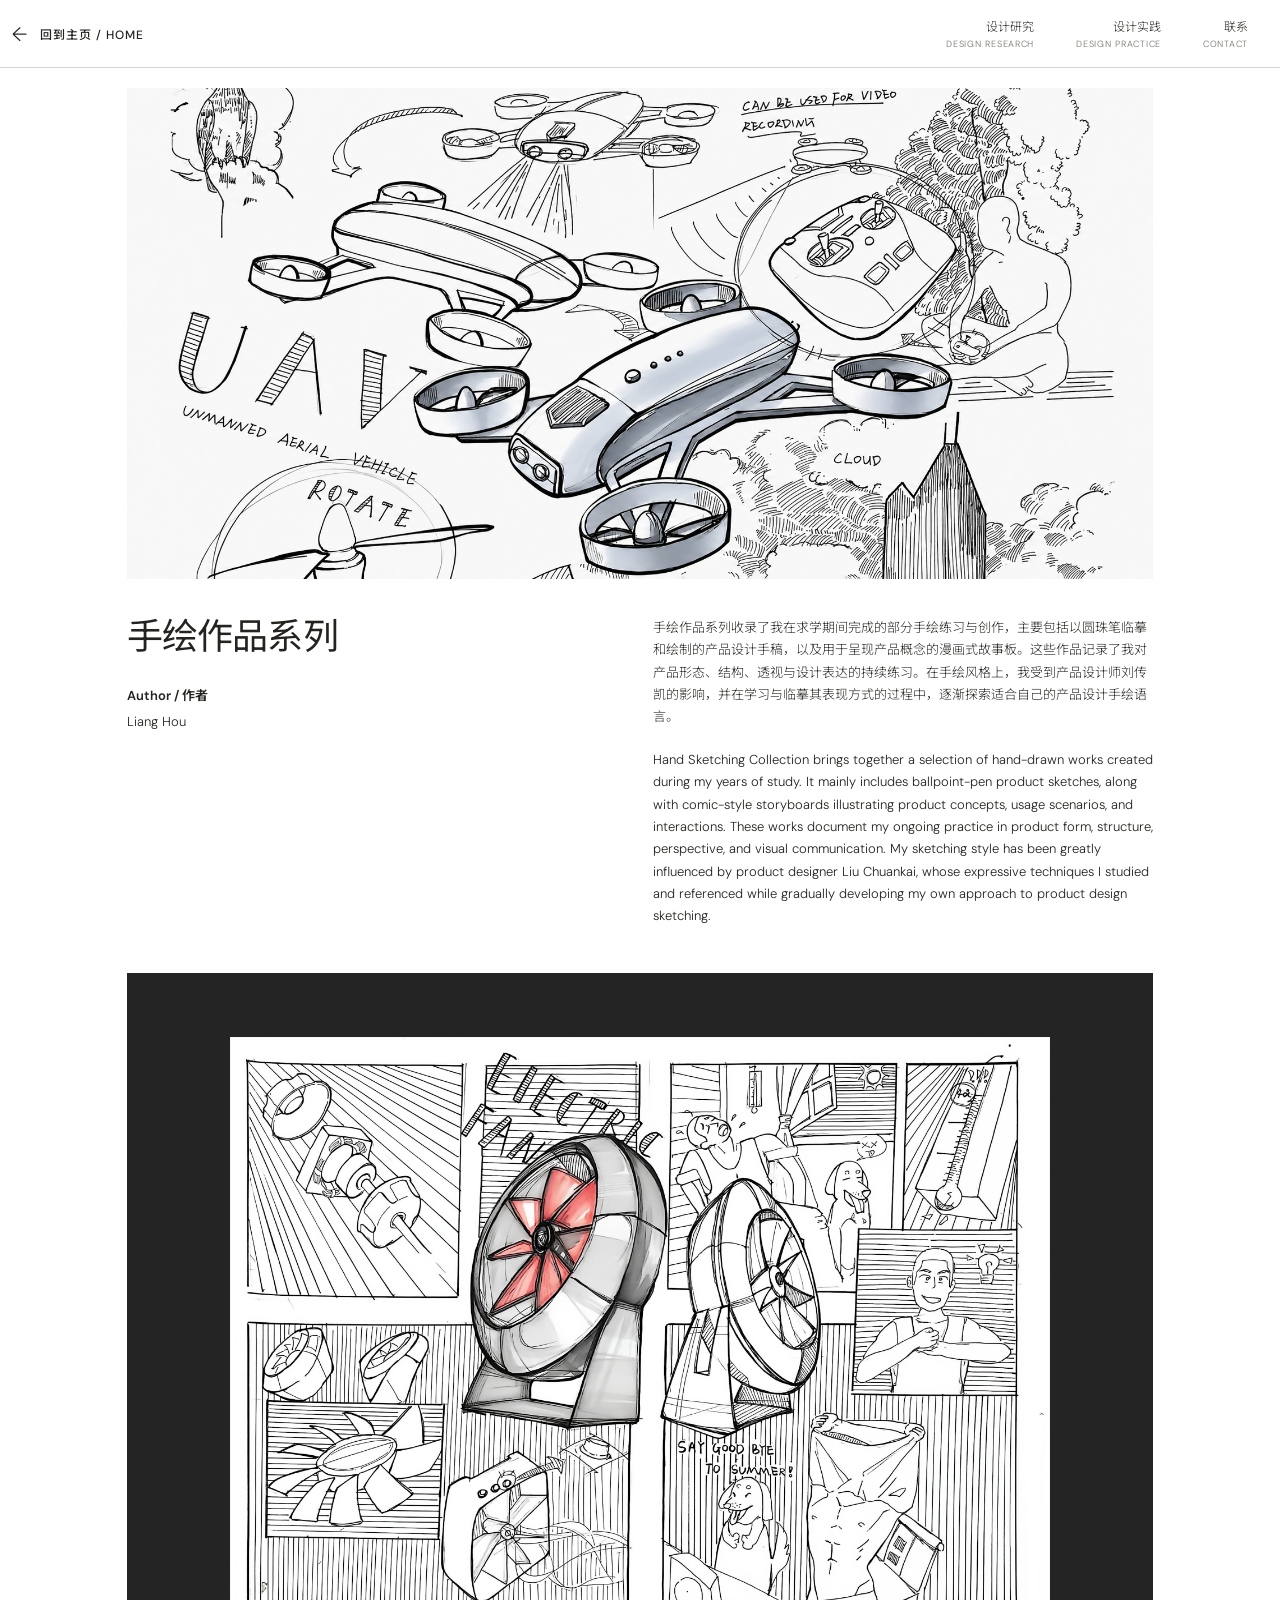
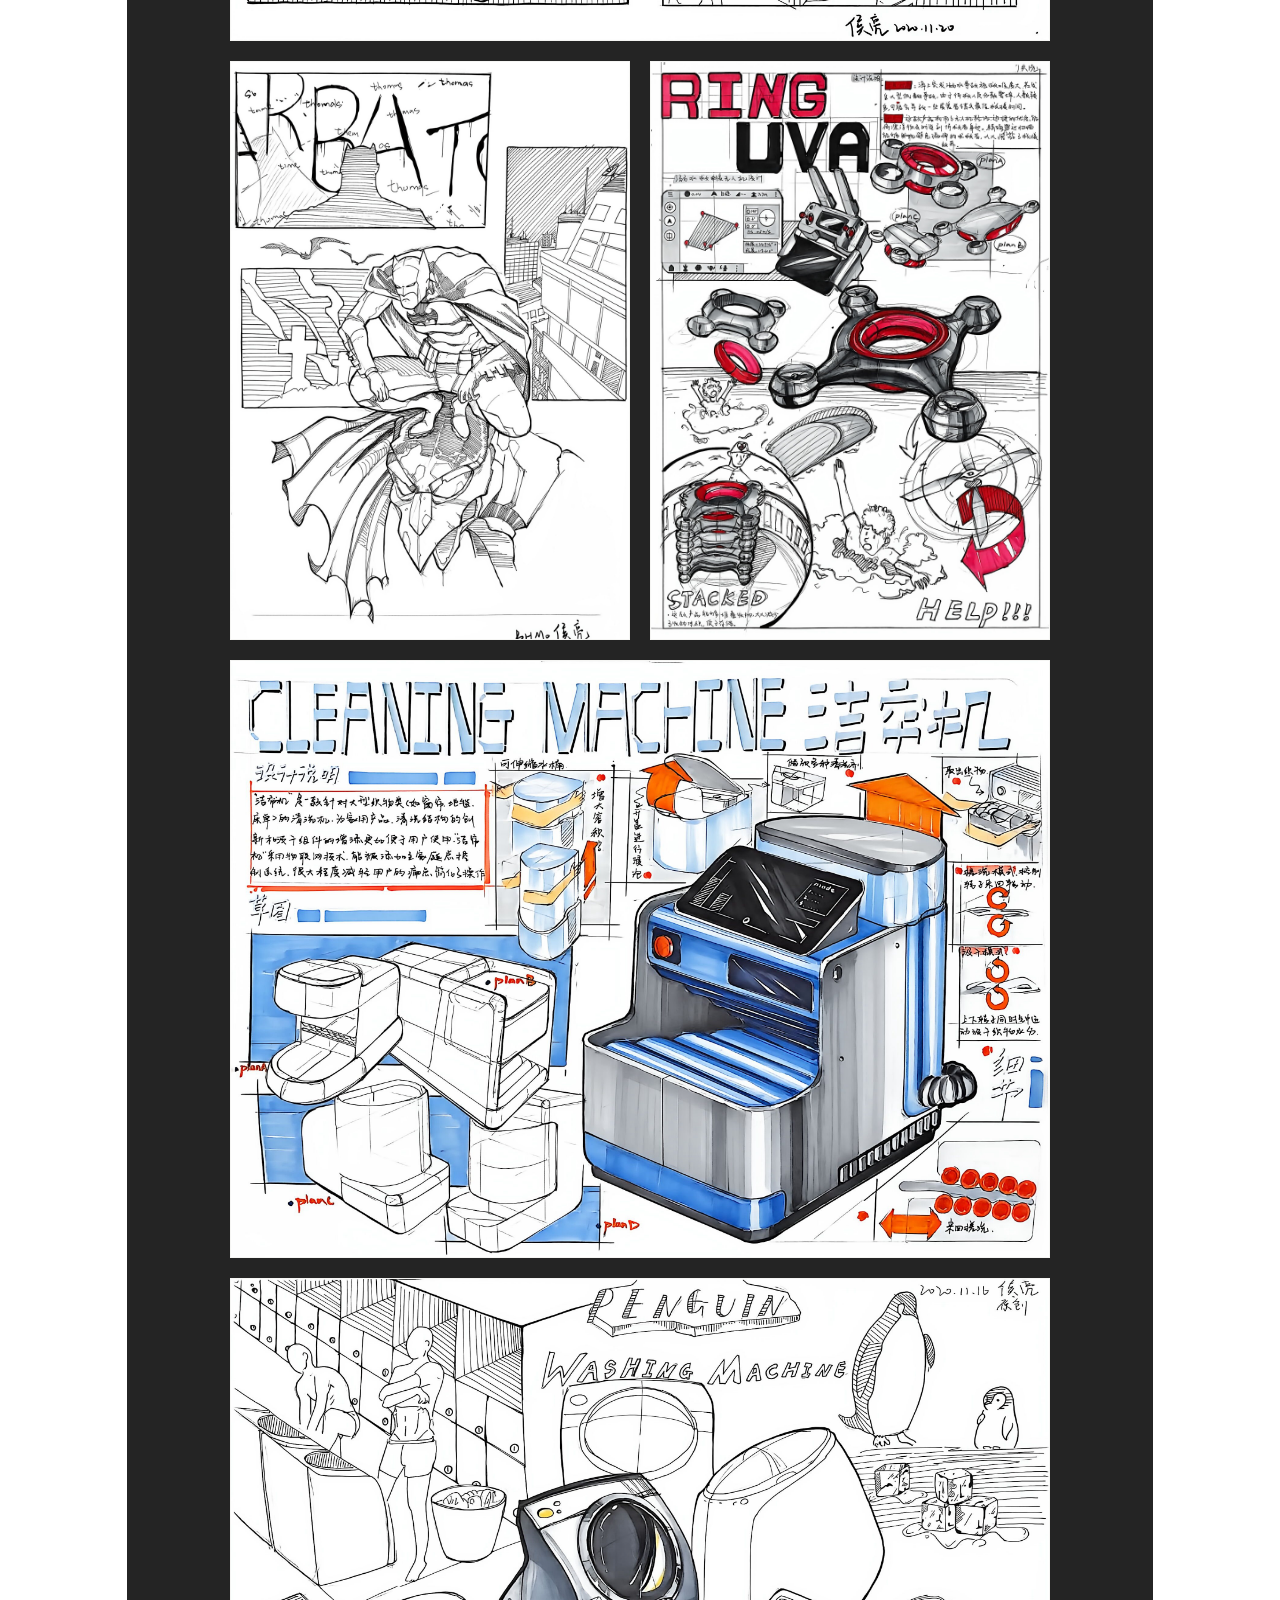
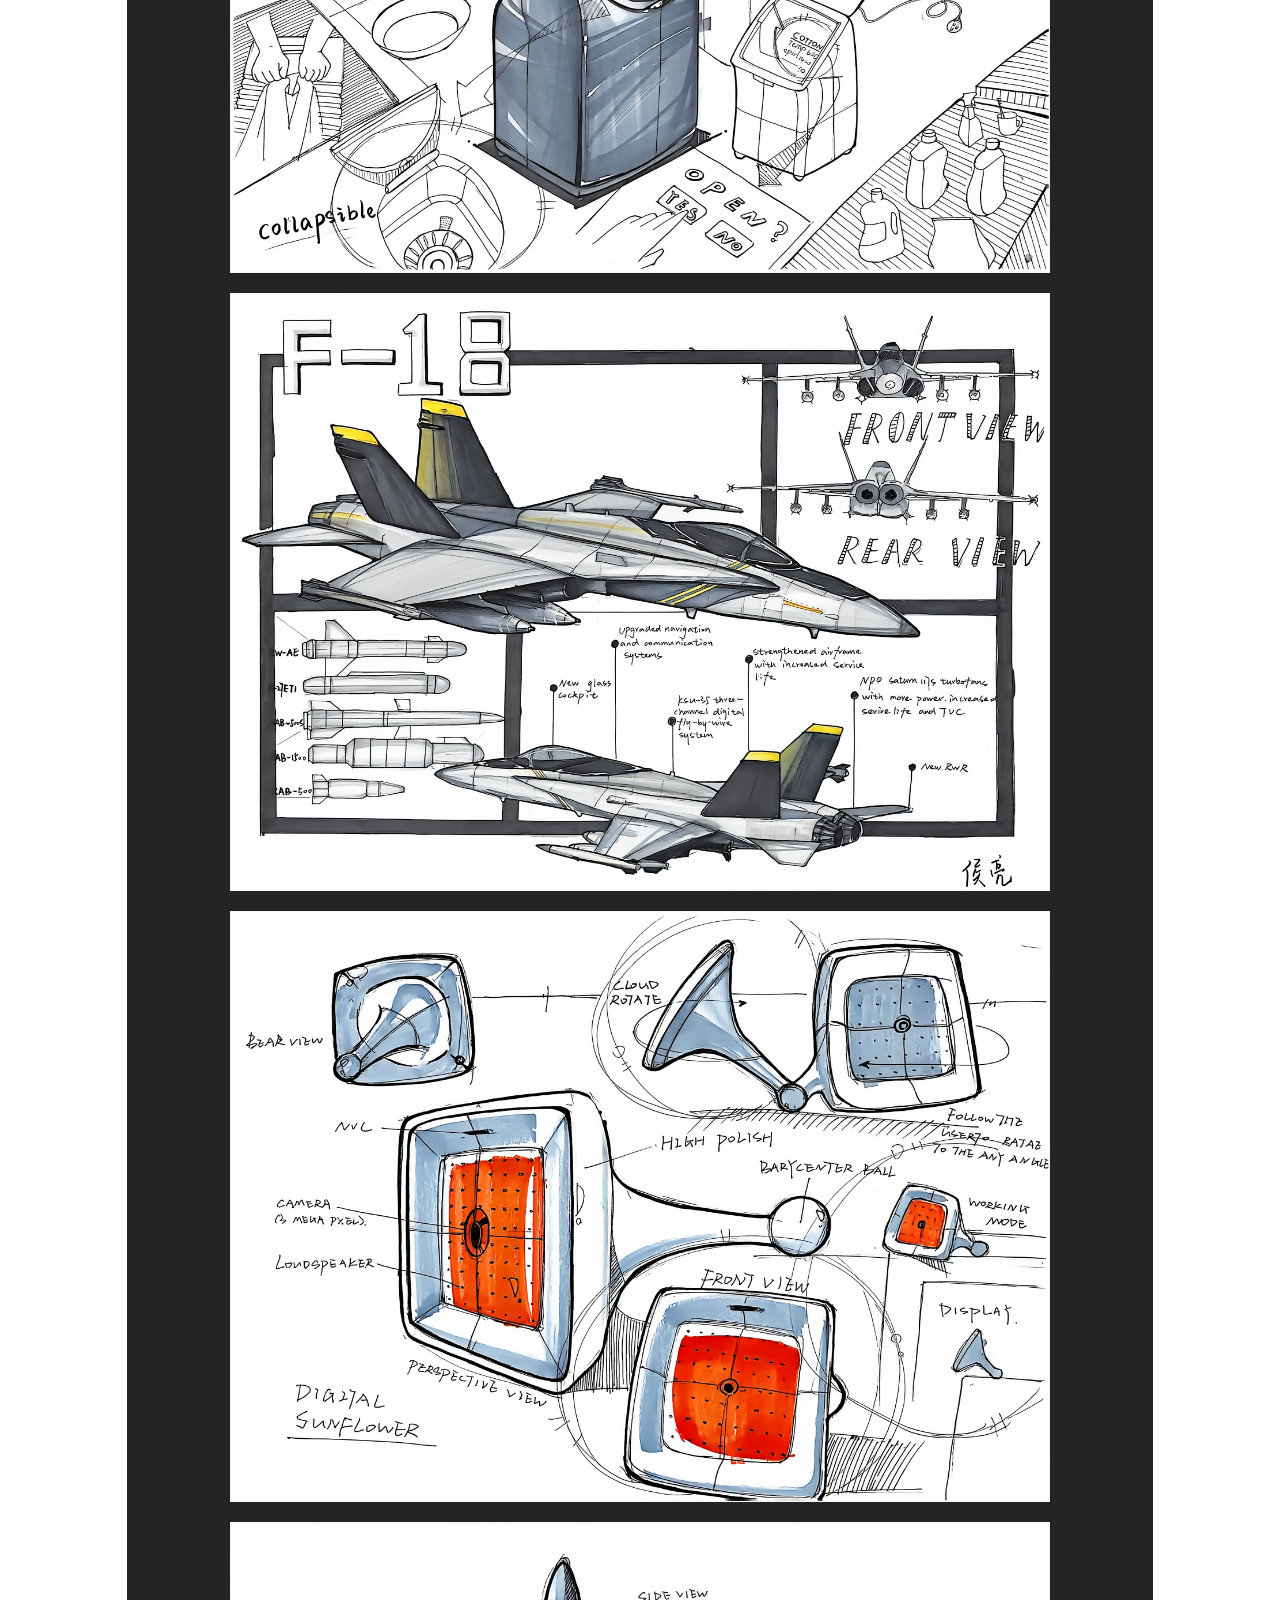
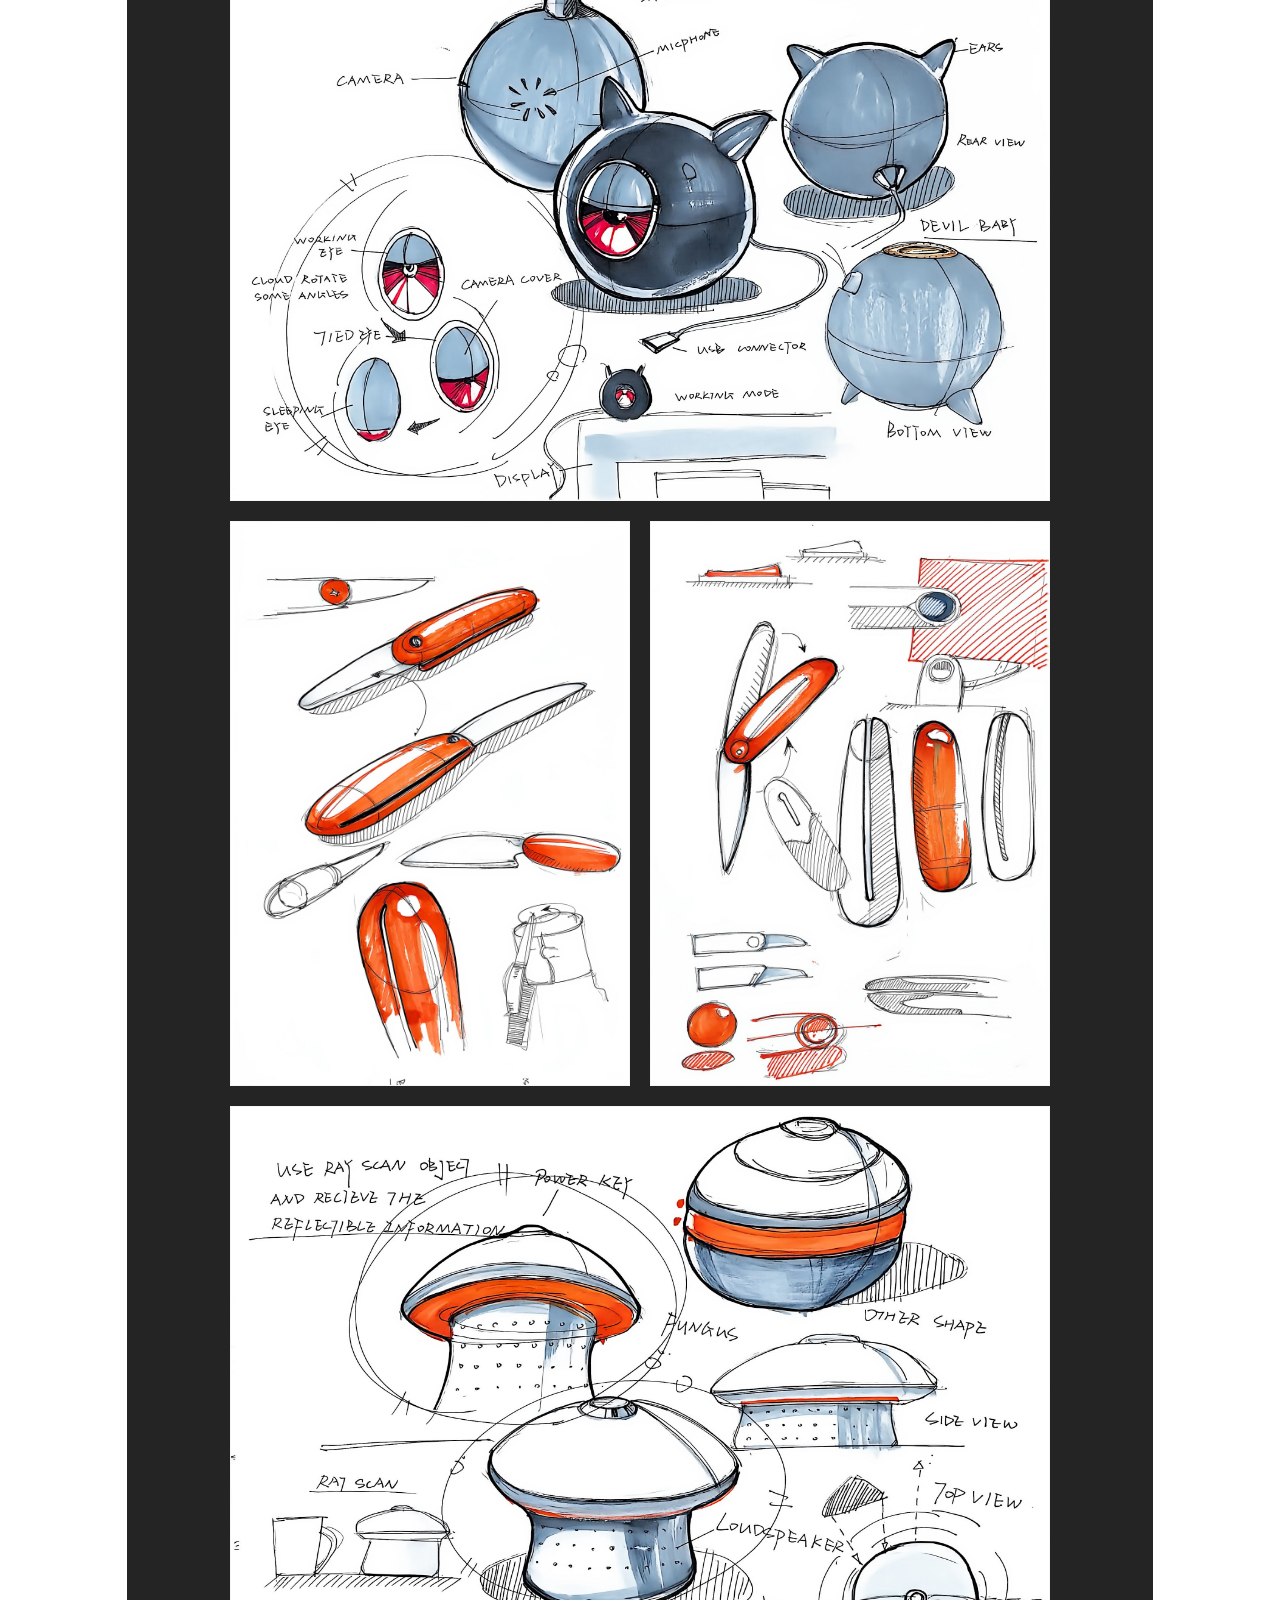
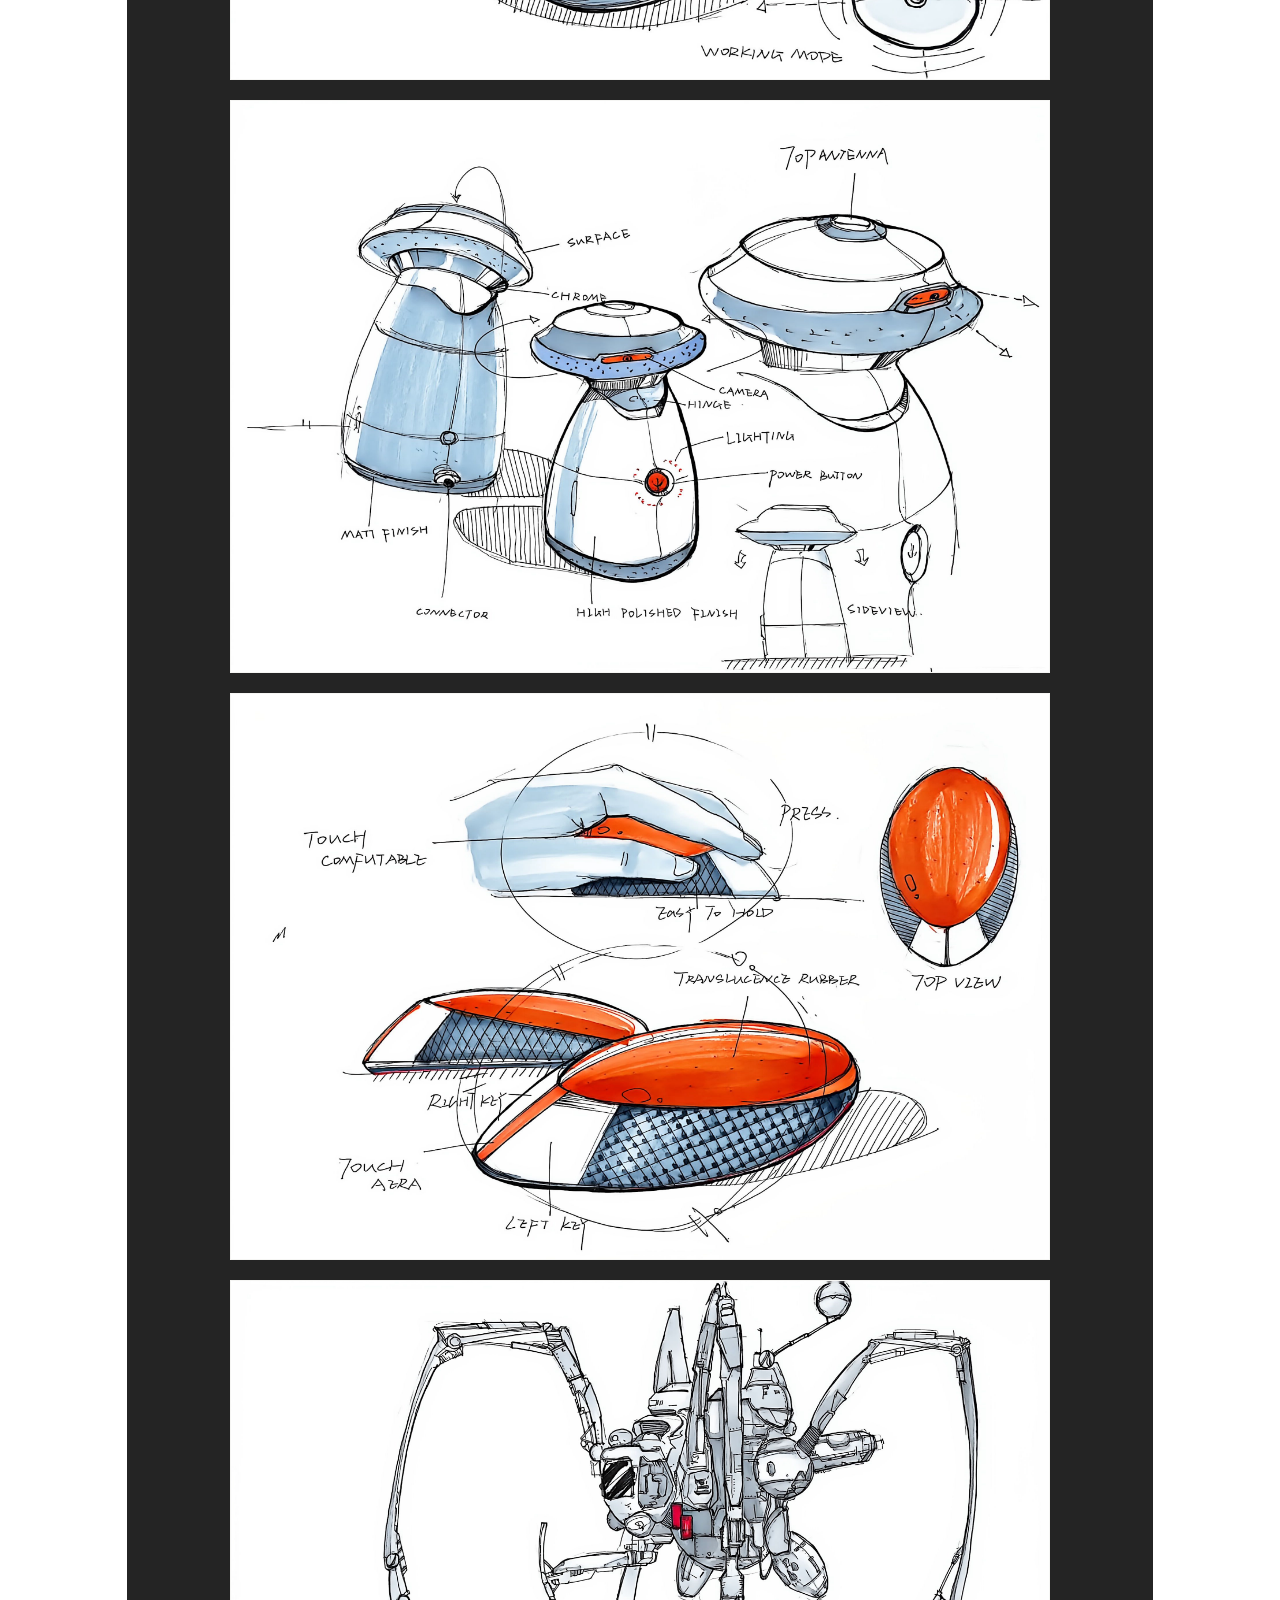
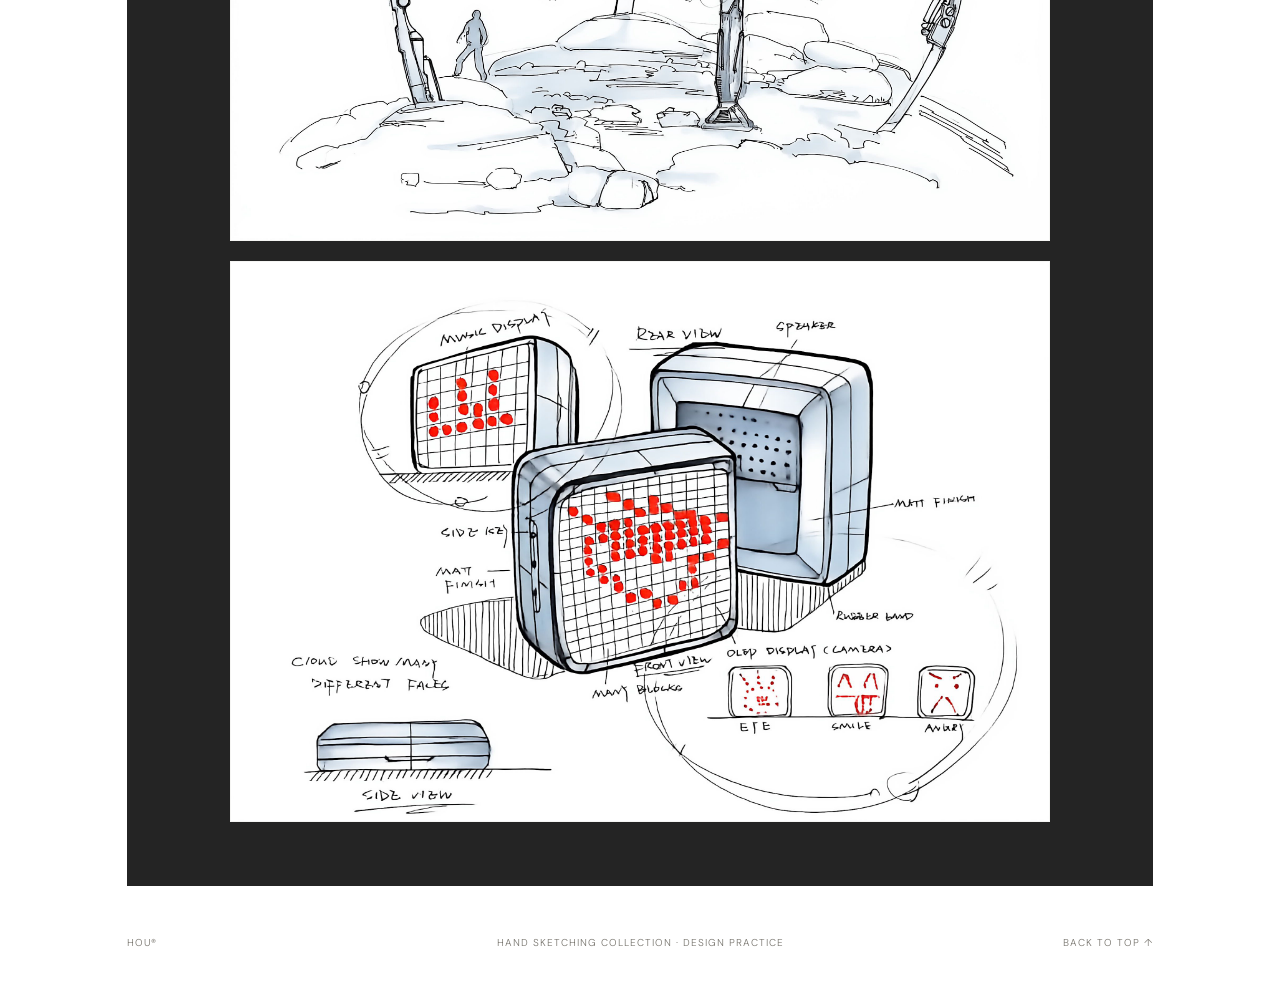
<file: project-hand-sketching.html>
<!doctype html>
<html lang="zh-CN">
<head>
  <meta charset="UTF-8" />
  <meta name="viewport" content="width=device-width, initial-scale=1.0" />
  <meta name="description" content="手绘作品系列——Liang Hou 求学期间的产品设计手绘练习与漫画式故事板。" />
  <title>手绘作品系列 · HOU</title>
  <link rel="icon" type="image/png" sizes="64x64" href="assets/favicon/favicon-64.png" />
  <link rel="icon" href="favicon.ico" sizes="any" />
  <link rel="apple-touch-icon" sizes="180x180" href="assets/favicon/apple-touch-icon.png" />
  <link rel="preconnect" href="https://fonts.googleapis.com" />
  <link rel="preconnect" href="https://fonts.gstatic.com" crossorigin />
  <link href="https://fonts.googleapis.com/css2?family=DM+Sans:wght@300;400;500&amp;family=Noto+Sans+SC:wght@300;400;500&amp;display=swap" rel="stylesheet" />
  <link rel="stylesheet" href="styles.css" />
  <link rel="stylesheet" href="loop.css" />
  <link rel="stylesheet" href="project-intro.css" />
  <link rel="stylesheet" href="hand-sketching.css" />
</head>
<body class="case-page">
  <header class="project-nav">
    <a class="home-link" href="index.html" aria-label="返回主页"><span aria-hidden="true">←</span><span>回到主页 / Home</span></a>
    <nav aria-label="项目导航">
      <a href="index.html#research"><span>设计研究</span><small>Design Research</small></a>
      <a href="index.html#practice"><span>设计实践</span><small>Design Practice</small></a>
      <a href="index.html#contact"><span>联系</span><small>Contact</small></a>
    </nav>
  </header>

  <main class="case-wrap">
    <figure class="industrial-hero" id="overview">
      <img src="assets/sketch/hand-sketching-detail-cover.png" alt="无人机产品概念设计手绘草图板" />
    </figure>

    <section class="industrial-intro unified-project-intro" aria-labelledby="sketchTitle">
      <div class="industrial-heading unified-intro-heading">
        <h1 id="sketchTitle">手绘作品系列</h1>
        <div class="unified-recognition">
          <div class="unified-group"><h2>Author / 作者</h2><p>Liang Hou</p></div>
        </div>
      </div>
      <div class="industrial-summary unified-intro-copy">
        <p><strong>手绘作品系列</strong>收录了我在求学期间完成的部分手绘练习与创作，主要包括以圆珠笔临摹和绘制的产品设计手稿，以及用于呈现产品概念的漫画式故事板。这些作品记录了我对产品形态、结构、透视与设计表达的持续练习。在手绘风格上，我受到产品设计师<strong>刘传凯</strong>的影响，并在学习与临摹其表现方式的过程中，逐渐探索适合自己的产品设计手绘语言。</p>
        <p><strong>Hand Sketching Collection</strong> brings together a selection of hand-drawn works created during my years of study. It mainly includes ballpoint-pen product sketches, along with comic-style storyboards illustrating product concepts, usage scenarios, and interactions. These works document my ongoing practice in product form, structure, perspective, and visual communication. My sketching style has been greatly influenced by product designer <strong>Liu Chuankai</strong>, whose expressive techniques I studied and referenced while gradually developing my own approach to product design sketching.</p>
      </div>
    </section>

    <section class="sketch-document-flow" aria-label="手绘作品展示">
      <figure><img src="assets/sketch/collection/01.jpg" alt="产品设计手绘作品 01" loading="lazy" /></figure>
      <div class="sketch-portrait-pair sketch-portrait-pair--matched-height">
        <figure><img src="assets/sketch/collection/02.jpg" alt="产品设计竖版手绘作品 02" loading="lazy" /></figure>
        <figure><img src="assets/sketch/collection/06.jpg" alt="产品设计竖版手绘作品 06" loading="lazy" /></figure>
      </div>
      <figure><img src="assets/sketch/collection/03.jpg" alt="产品设计手绘作品 03" loading="lazy" /></figure>
      <figure><img src="assets/sketch/collection/04.jpg" alt="产品设计手绘作品 04" loading="lazy" /></figure>
      <figure><img src="assets/sketch/collection/05.jpg" alt="产品设计手绘作品 05" loading="lazy" /></figure>
      <figure><img src="assets/sketch/collection/07.jpg" alt="产品设计手绘作品 07" loading="lazy" /></figure>
      <figure><img src="assets/sketch/collection/08.jpg" alt="产品设计手绘作品 08" loading="lazy" /></figure>
      <div class="sketch-portrait-pair">
        <figure><img src="assets/sketch/collection/09-portrait.jpg" alt="橙色折叠刀产品设计竖版手绘作品 09" loading="lazy" /></figure>
        <figure><img src="assets/sketch/collection/12-portrait.jpg" alt="橙色折叠刀产品设计竖版手绘作品 12" loading="lazy" /></figure>
      </div>
      <figure><img src="assets/sketch/collection/10.jpg" alt="产品设计手绘作品 10" loading="lazy" /></figure>
      <figure><img src="assets/sketch/collection/11.jpg" alt="产品设计手绘作品 11" loading="lazy" /></figure>
      <figure><img src="assets/sketch/collection/13.jpg" alt="产品设计手绘作品 13" loading="lazy" /></figure>
      <figure><img src="assets/sketch/collection/14.jpg" alt="产品设计手绘作品 14" loading="lazy" /></figure>
      <figure><img src="assets/sketch/collection/15.jpg" alt="产品设计手绘作品 15" loading="lazy" /></figure>
    </section>
  </main>

  <footer><a href="index.html">HOU®</a><p>Hand Sketching Collection · Design Practice</p><a href="#overview">Back to top ↑</a></footer>
</body>
</html>
</file>
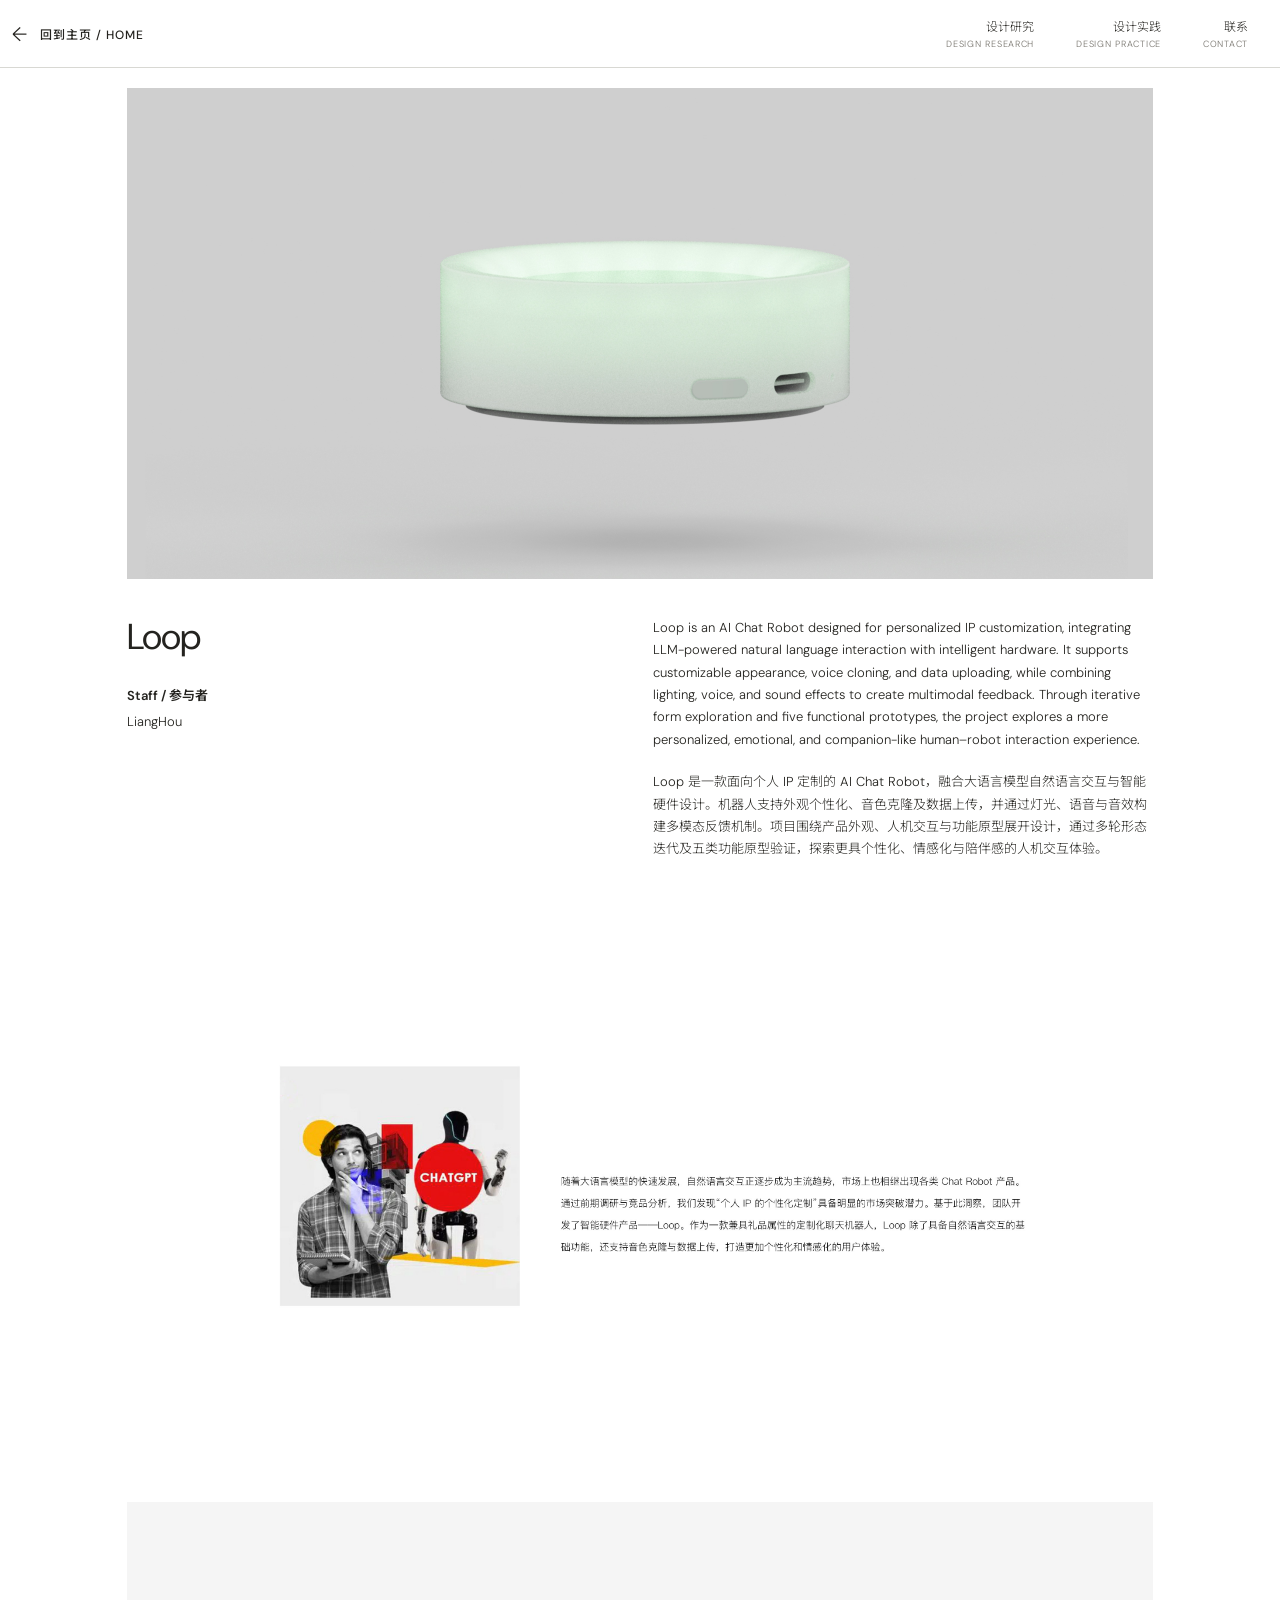
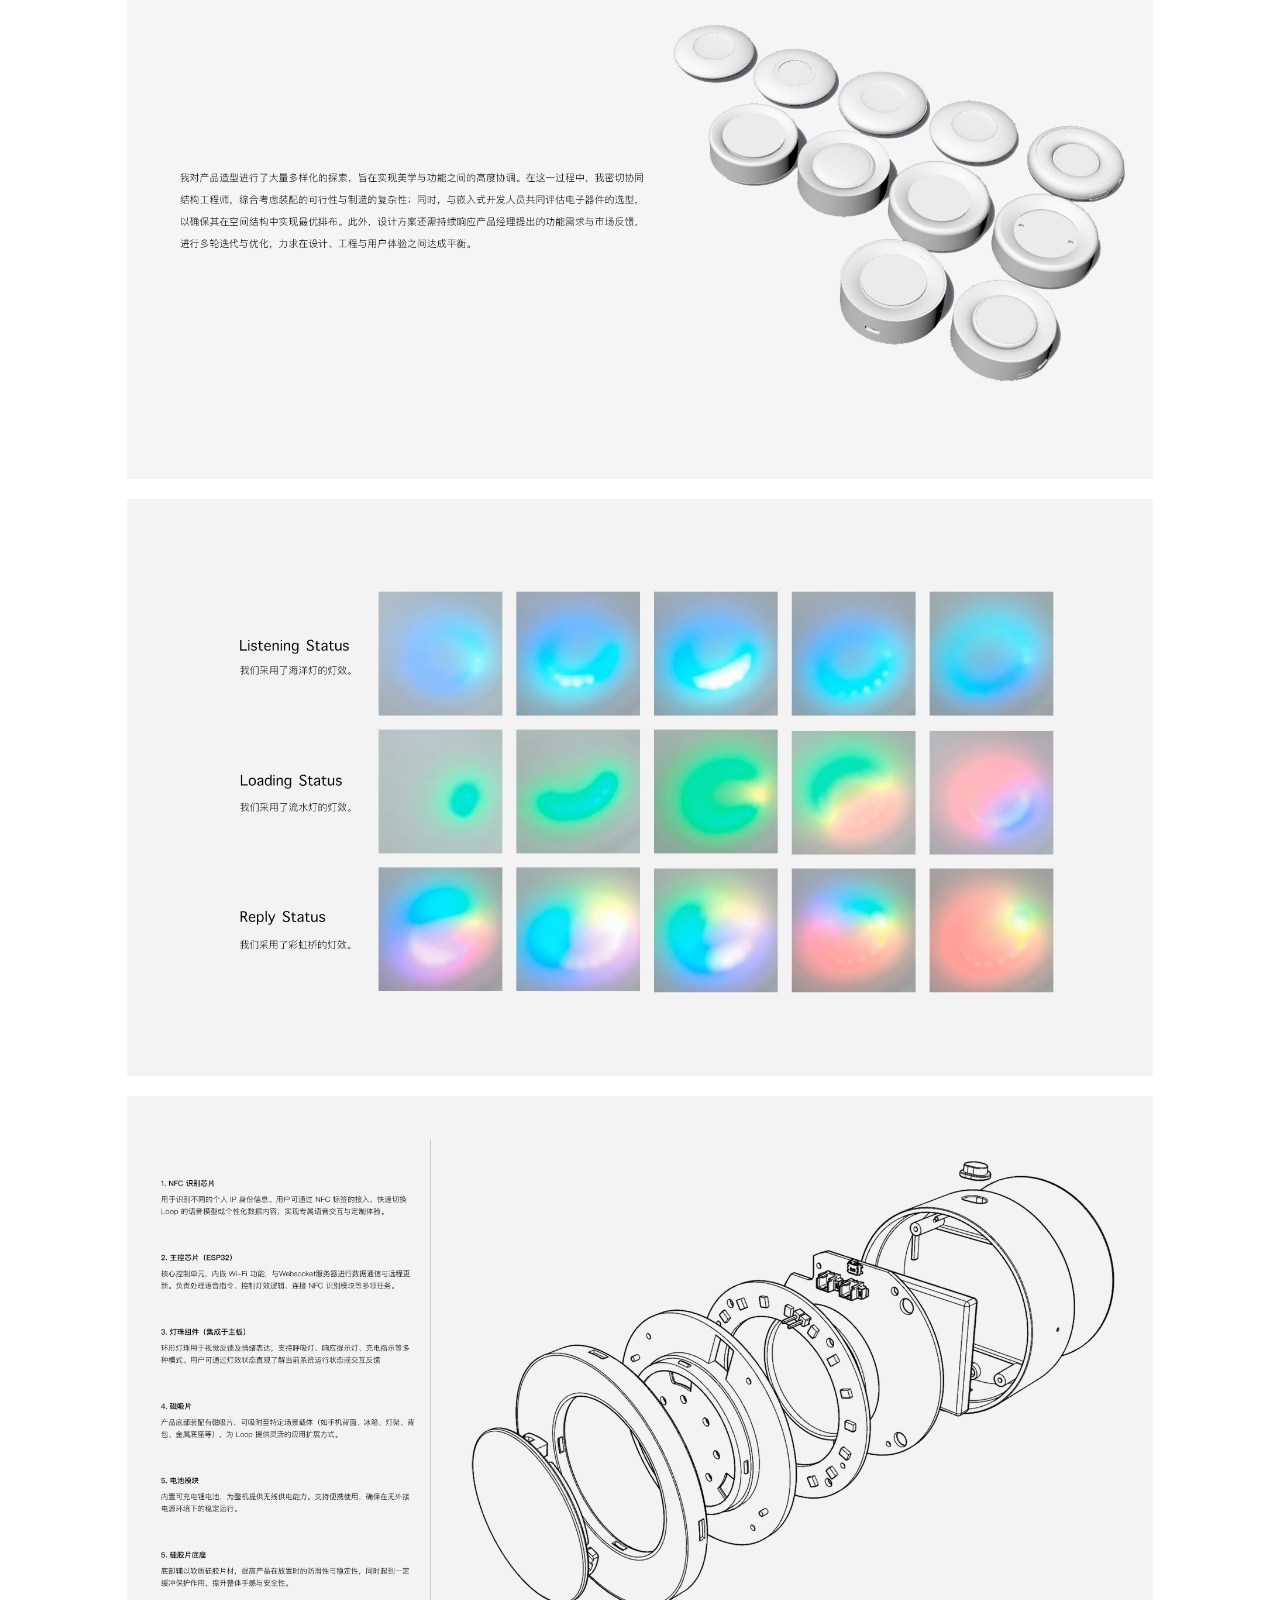
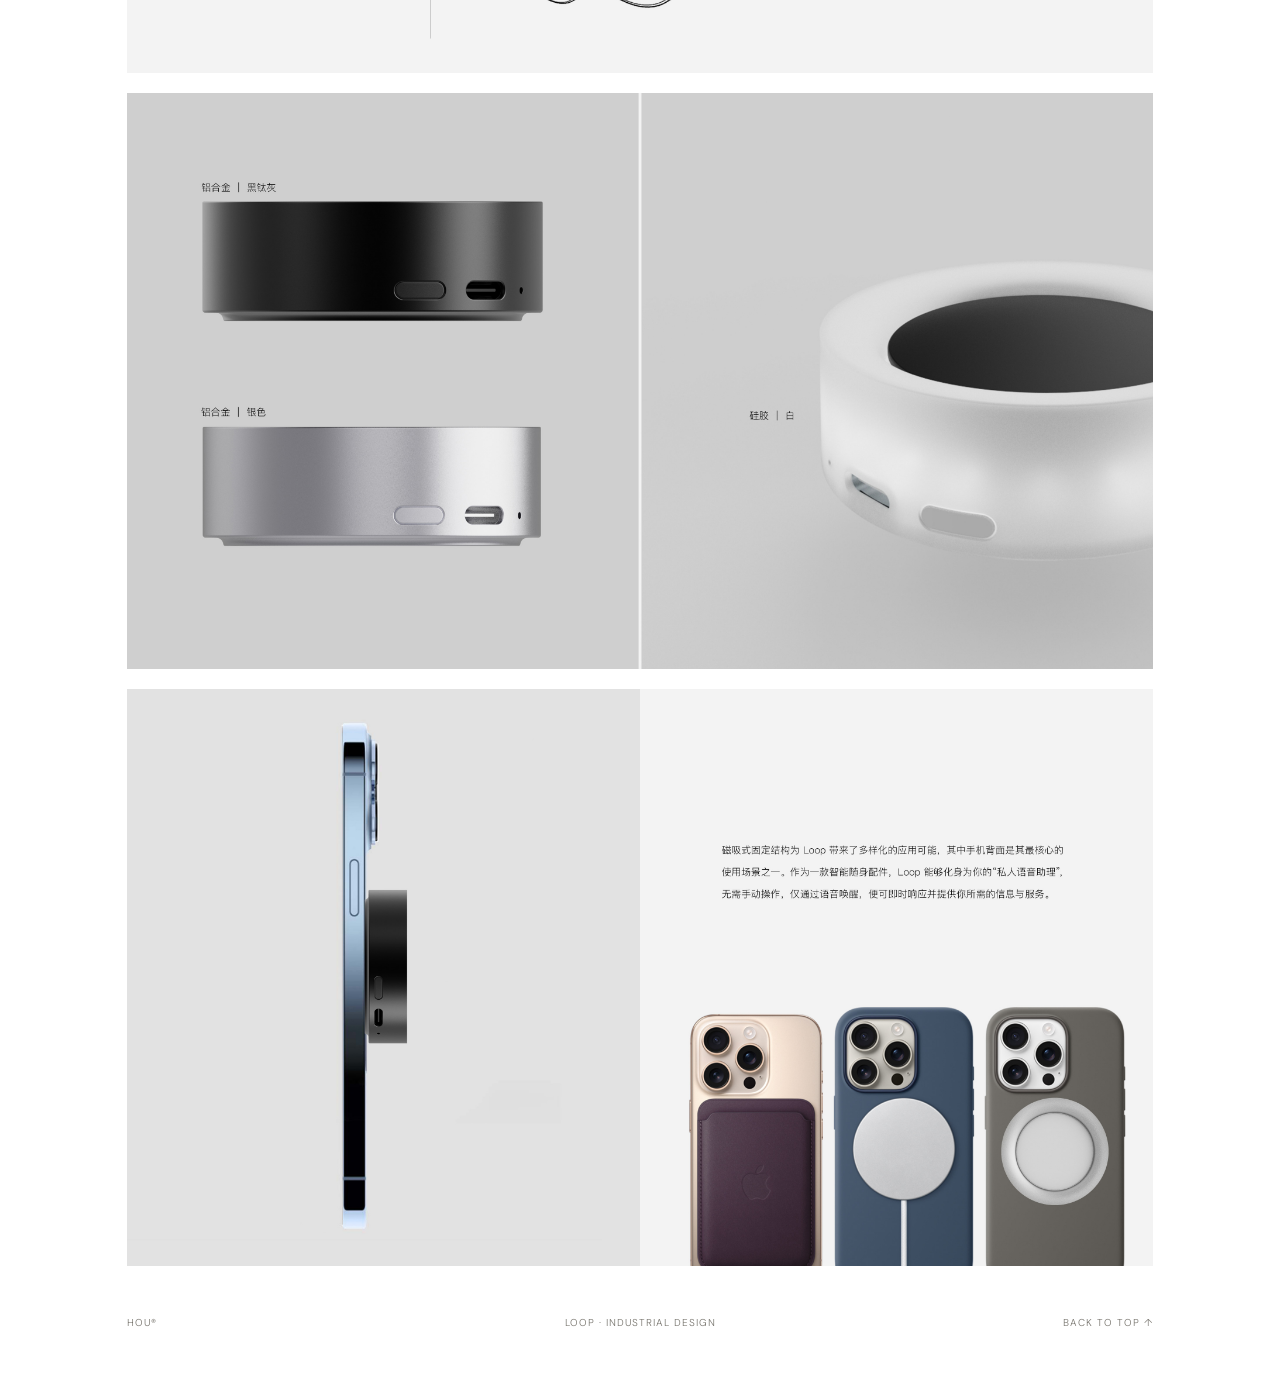
<file: project-loop.html>
<!doctype html>
<html lang="zh-CN">
<head>
  <meta charset="UTF-8" />
  <meta name="viewport" content="width=device-width, initial-scale=1.0" />
  <meta name="description" content="Loop industrial design project." />
  <title>Loop · Industrial Design</title>
  <link rel="icon" type="image/png" sizes="64x64" href="assets/favicon/favicon-64.png" />
  <link rel="icon" href="favicon.ico" sizes="any" />
  <link rel="apple-touch-icon" sizes="180x180" href="assets/favicon/apple-touch-icon.png" />
  <link rel="preconnect" href="https://fonts.googleapis.com" />
  <link rel="preconnect" href="https://fonts.gstatic.com" crossorigin />
  <link href="https://fonts.googleapis.com/css2?family=DM+Sans:wght@300;400;500&family=Noto+Sans+SC:wght@300;400;500&display=swap" rel="stylesheet" />
  <link rel="stylesheet" href="styles.css" />
  <link rel="stylesheet" href="loop.css" />
  <link rel="stylesheet" href="project-intro.css" />
</head>
<body class="case-page">
  <header class="project-nav">
    <a class="home-link" href="index.html" aria-label="返回主页"><span aria-hidden="true">←</span><span>回到主页 / Home</span></a>
    <nav aria-label="项目导航">
      <a href="index.html#research"><span>设计研究</span><small>Design Research</small></a>
      <a href="index.html#practice"><span>设计实践</span><small>Design Practice</small></a>
      <a href="index.html#contact"><span>联系</span><small>Contact</small></a>
    </nav>
  </header>
  <main class="case-wrap">
    <figure class="industrial-hero loop-hero" id="overview"><img src="设计实践/工业设计/LOOP/assets/cover-restored.png" alt="Loop 个人 AI 伴侣主图" /></figure>
    <section class="industrial-intro unified-project-intro" aria-labelledby="industrialTitle">
      <div class="industrial-heading unified-intro-heading"><h1 id="industrialTitle">Loop</h1><div class="unified-recognition"><div class="unified-group"><h2>Staff / 参与者</h2><p>LiangHou</p></div></div></div>
      <div class="industrial-summary unified-intro-copy">
        <p><strong>Loop</strong> is an AI Chat Robot designed for personalized IP customization, integrating LLM-powered natural language interaction with intelligent hardware. It supports customizable appearance, voice cloning, and data uploading, while combining lighting, voice, and sound effects to create multimodal feedback. Through iterative form exploration and five functional prototypes, the project explores a more personalized, emotional, and companion-like human–robot interaction experience.</p>
        <p><strong>Loop</strong> 是一款面向个人 IP 定制的 AI Chat Robot，融合大语言模型自然语言交互与智能硬件设计。机器人支持外观个性化、音色克隆及数据上传，并通过灯光、语音与音效构建多模态反馈机制。项目围绕产品外观、人机交互与功能原型展开设计，通过多轮形态迭代及五类功能原型验证，探索更具个性化、情感化与陪伴感的人机交互体验。</p>
      </div>
    </section>
    <img src="设计实践/工业设计/LOOP/assets/05.jpg" alt="Loop 项目页面 05" loading="lazy" />
    <img id="process" src="设计实践/工业设计/LOOP/assets/06.jpg" alt="Loop 项目页面 06" loading="lazy" />
    <img src="设计实践/工业设计/LOOP/assets/07.jpg" alt="Loop 项目页面 07" loading="lazy" />
    <img id="details" src="设计实践/工业设计/LOOP/assets/08.jpg" alt="Loop 项目页面 08" loading="lazy" />
    <img src="设计实践/工业设计/LOOP/assets/09.jpg" alt="Loop 项目页面 09" loading="lazy" />
    <img id="application" src="设计实践/工业设计/LOOP/assets/10.jpg" alt="Loop 项目页面 10" loading="lazy" />
  </main>
  <footer><a href="index.html">HOU®</a><p>Loop · Industrial Design</p><a href="#overview">Back to top ↑</a></footer>
</body>
</html>
</file>
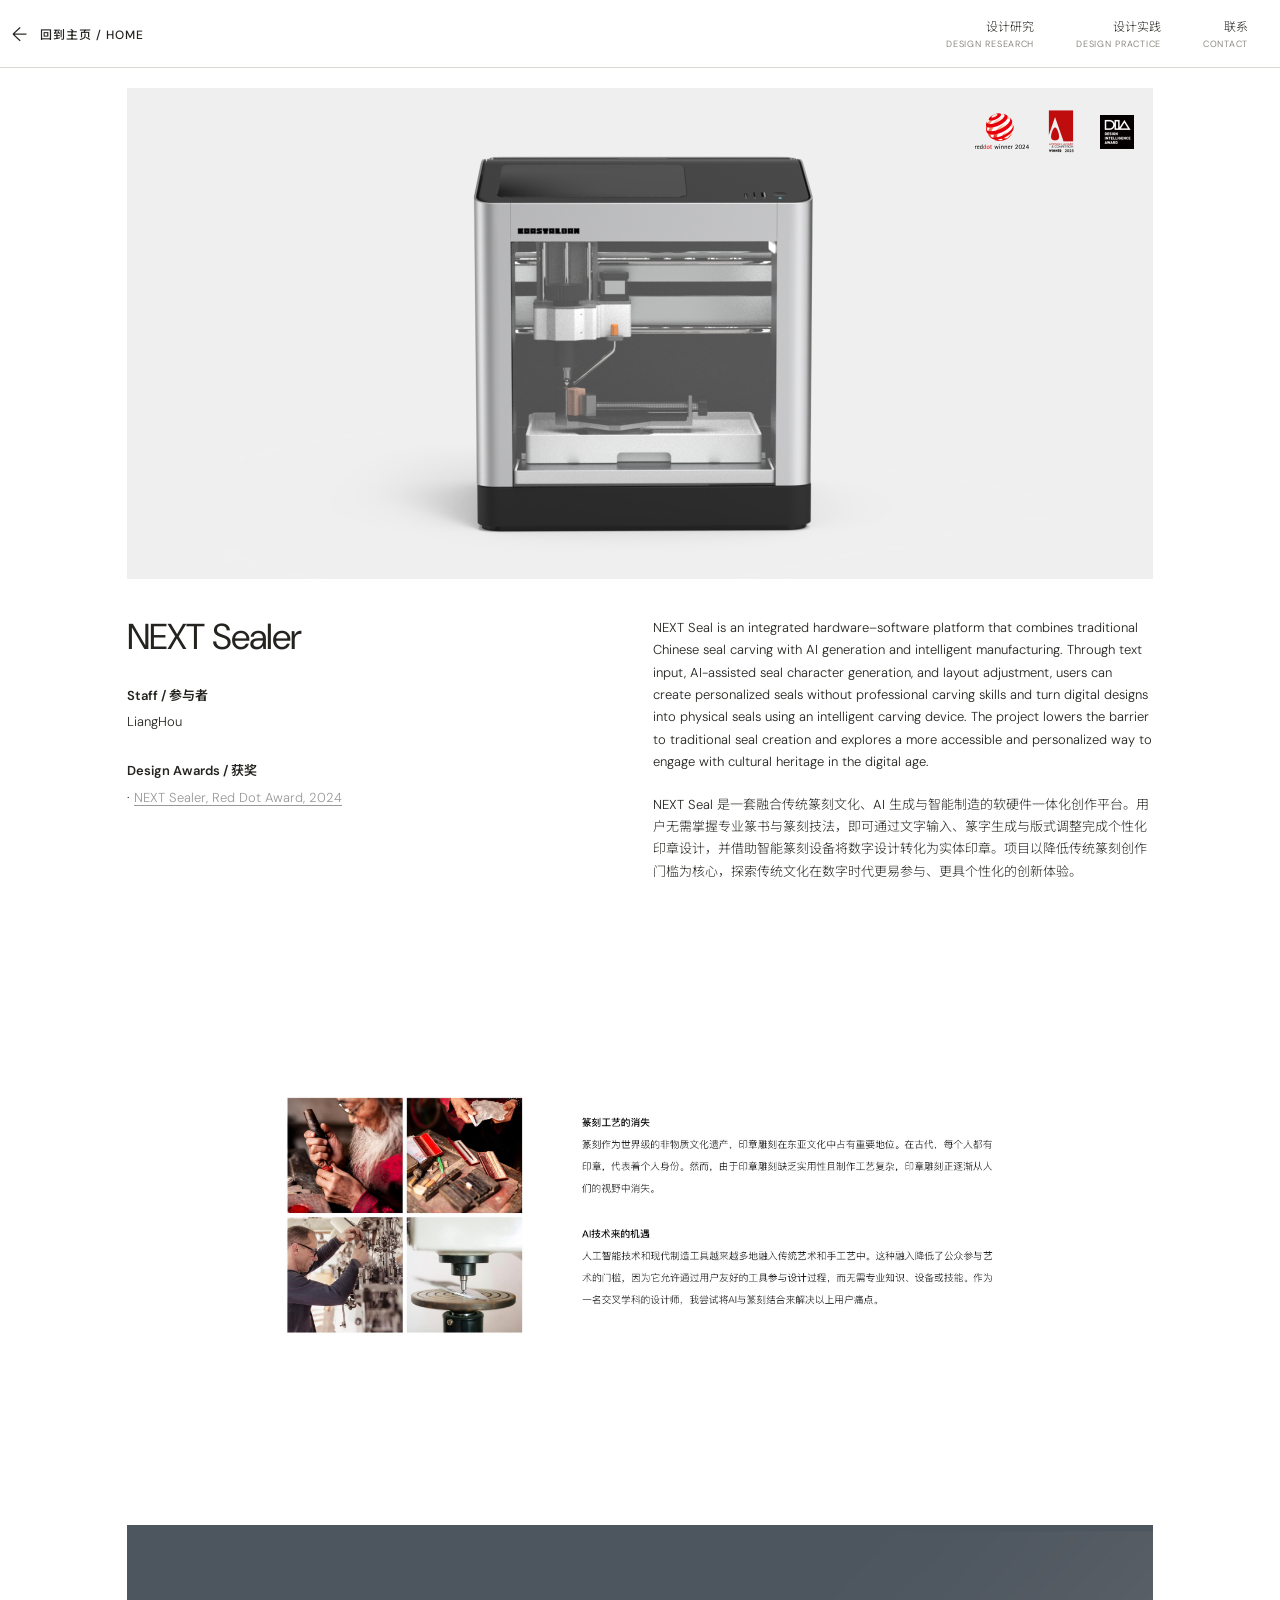
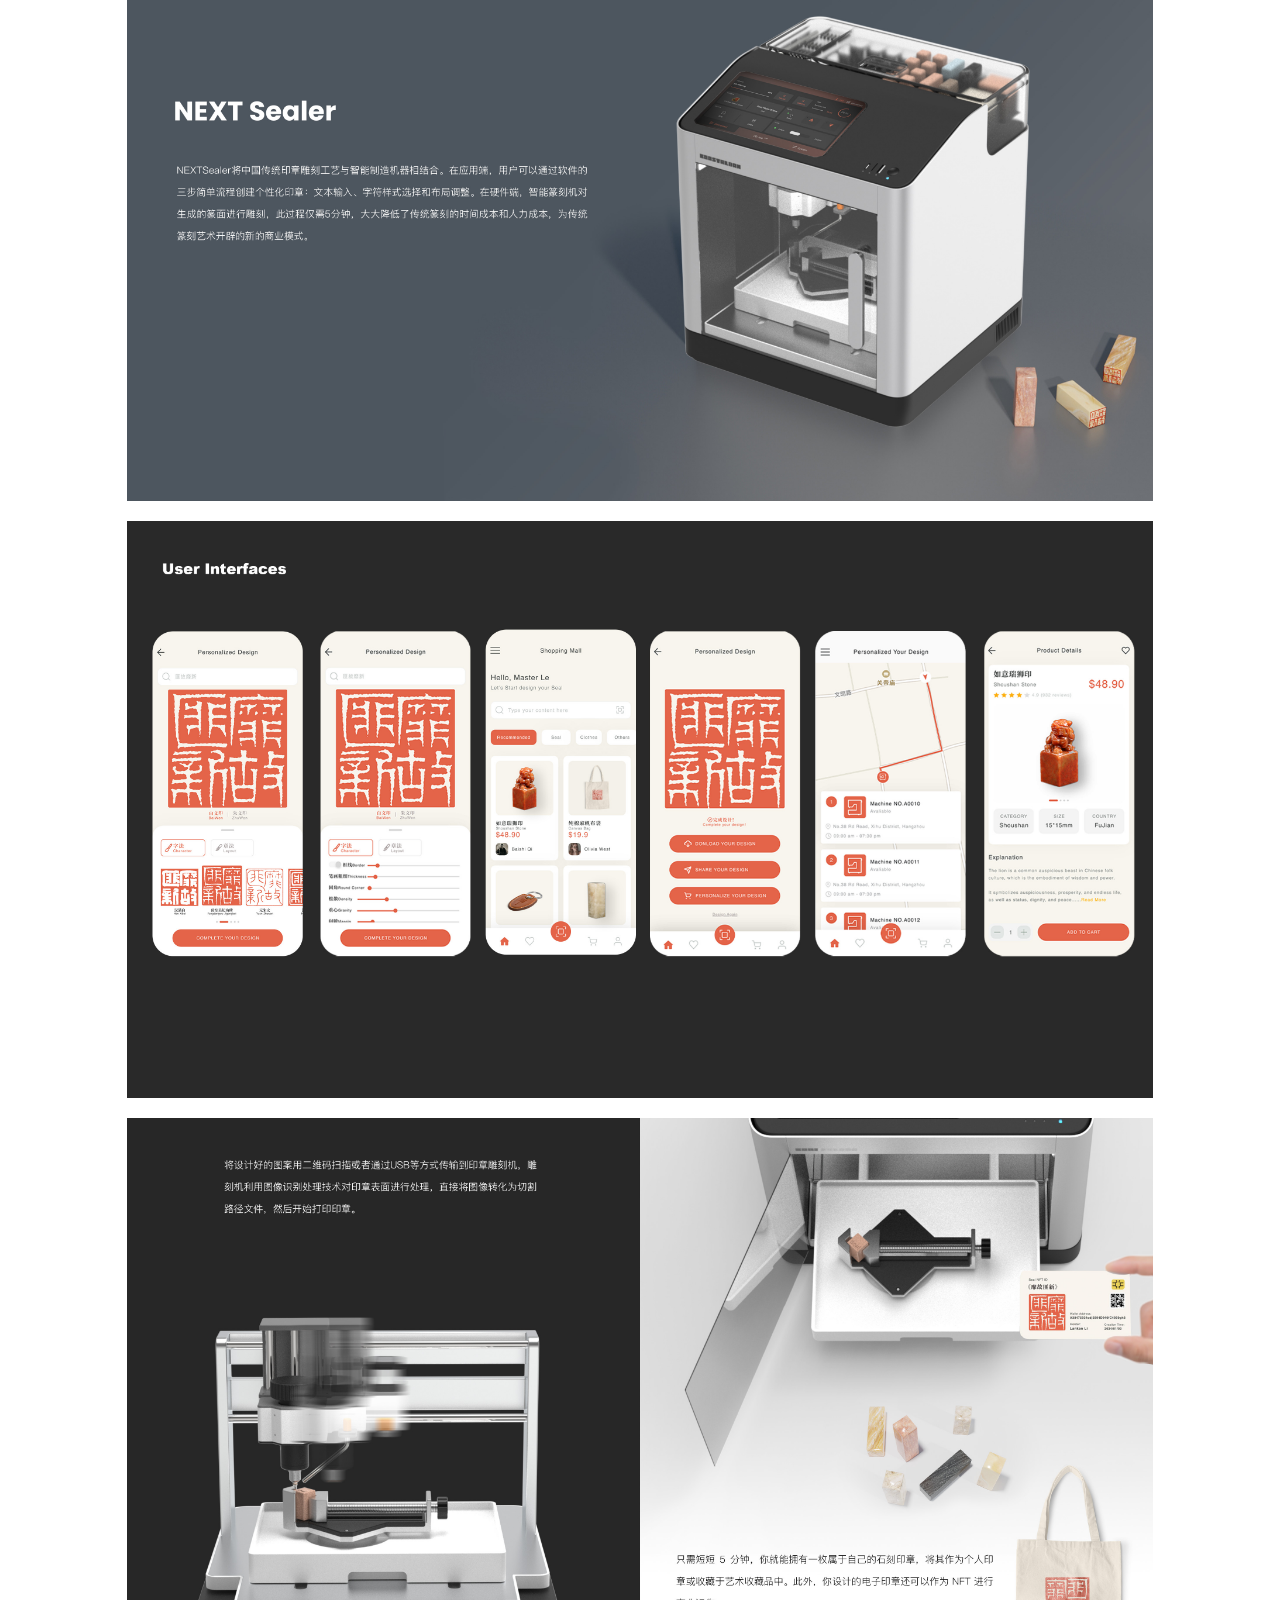
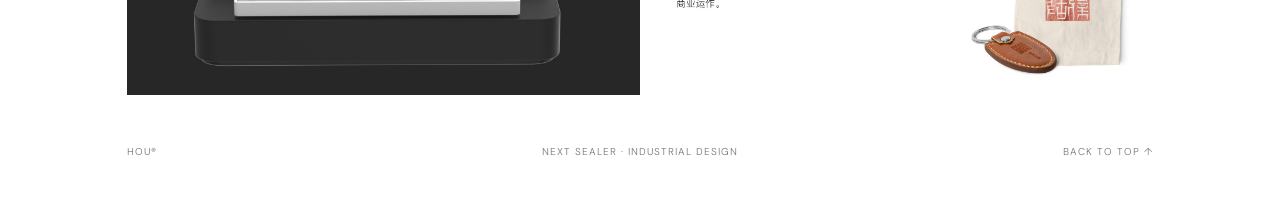
<file: project-next-sealer.html>
<!doctype html>
<html lang="zh-CN">
<head>
  <meta charset="UTF-8" />
  <meta name="viewport" content="width=device-width, initial-scale=1.0" />
  <meta name="description" content="NEXT Sealer industrial design project." />
  <title>NEXT Sealer · Industrial Design</title>
  <link rel="icon" type="image/png" sizes="64x64" href="assets/favicon/favicon-64.png" />
  <link rel="icon" href="favicon.ico" sizes="any" />
  <link rel="apple-touch-icon" sizes="180x180" href="assets/favicon/apple-touch-icon.png" />
  <link rel="preconnect" href="https://fonts.googleapis.com" />
  <link rel="preconnect" href="https://fonts.gstatic.com" crossorigin />
  <link href="https://fonts.googleapis.com/css2?family=DM+Sans:wght@300;400;500&family=Noto+Sans+SC:wght@300;400;500&display=swap" rel="stylesheet" />
  <link rel="stylesheet" href="styles.css" />
  <link rel="stylesheet" href="loop.css" />
  <link rel="stylesheet" href="project-intro.css" />
</head>
<body class="case-page">
  <header class="project-nav">
    <a class="home-link" href="index.html" aria-label="返回主页"><span aria-hidden="true">←</span><span>回到主页 / Home</span></a>
    <nav aria-label="项目导航">
      <a href="index.html#research"><span>设计研究</span><small>Design Research</small></a>
      <a href="index.html#practice"><span>设计实践</span><small>Design Practice</small></a>
      <a href="index.html#contact"><span>联系</span><small>Contact</small></a>
    </nav>
  </header>
  <main class="case-wrap">
    <figure class="industrial-hero loop-hero" id="overview"><img src="设计实践/工业设计/NEXT sealer/assets/cover.png" alt="NEXT Sealer 桌面篆刻机主图" /></figure>
    <section class="industrial-intro unified-project-intro" aria-labelledby="industrialTitle">
      <div class="industrial-heading unified-intro-heading"><h1 id="industrialTitle">NEXT Sealer</h1><div class="unified-recognition"><div class="unified-group"><h2>Staff / 参与者</h2><p>LiangHou</p></div><div class="unified-group"><h2>Design Awards / 获奖</h2><p>· <a href="https://www.red-dot.org/project/nextsealer-72110" target="_blank" rel="noopener noreferrer">NEXT Sealer, Red Dot Award, 2024</a></p></div></div></div>
      <div class="industrial-summary unified-intro-copy">
        <p><strong>NEXT Seal</strong> is an integrated hardware–software platform that combines traditional Chinese seal carving with AI generation and intelligent manufacturing. Through text input, AI-assisted seal character generation, and layout adjustment, users can create personalized seals without professional carving skills and turn digital designs into physical seals using an intelligent carving device. The project lowers the barrier to traditional seal creation and explores a more accessible and personalized way to engage with cultural heritage in the digital age.</p>
        <p><strong>NEXT Seal</strong> 是一套融合传统篆刻文化、AI 生成与智能制造的软硬件一体化创作平台。用户无需掌握专业篆书与篆刻技法，即可通过文字输入、篆字生成与版式调整完成个性化印章设计，并借助智能篆刻设备将数字设计转化为实体印章。项目以降低传统篆刻创作门槛为核心，探索传统文化在数字时代更易参与、更具个性化的创新体验。</p>
      </div>
    </section>
    <img id="process" src="设计实践/工业设计/NEXT sealer/assets/19.jpg" alt="NEXT Sealer 项目页面 19" loading="lazy" />
    <img src="设计实践/工业设计/NEXT sealer/assets/20.jpg" alt="NEXT Sealer 项目页面 20" loading="lazy" />
    <img id="details" src="设计实践/工业设计/NEXT sealer/assets/21.jpg" alt="NEXT Sealer 项目页面 21" loading="lazy" />
    <img id="outcome" src="设计实践/工业设计/NEXT sealer/assets/22.jpg" alt="NEXT Sealer 项目页面 22" loading="lazy" />
  </main>
  <footer><a href="index.html">HOU®</a><p>NEXT Sealer · Industrial Design</p><a href="#overview">Back to top ↑</a></footer>
</body>
</html>
</file>
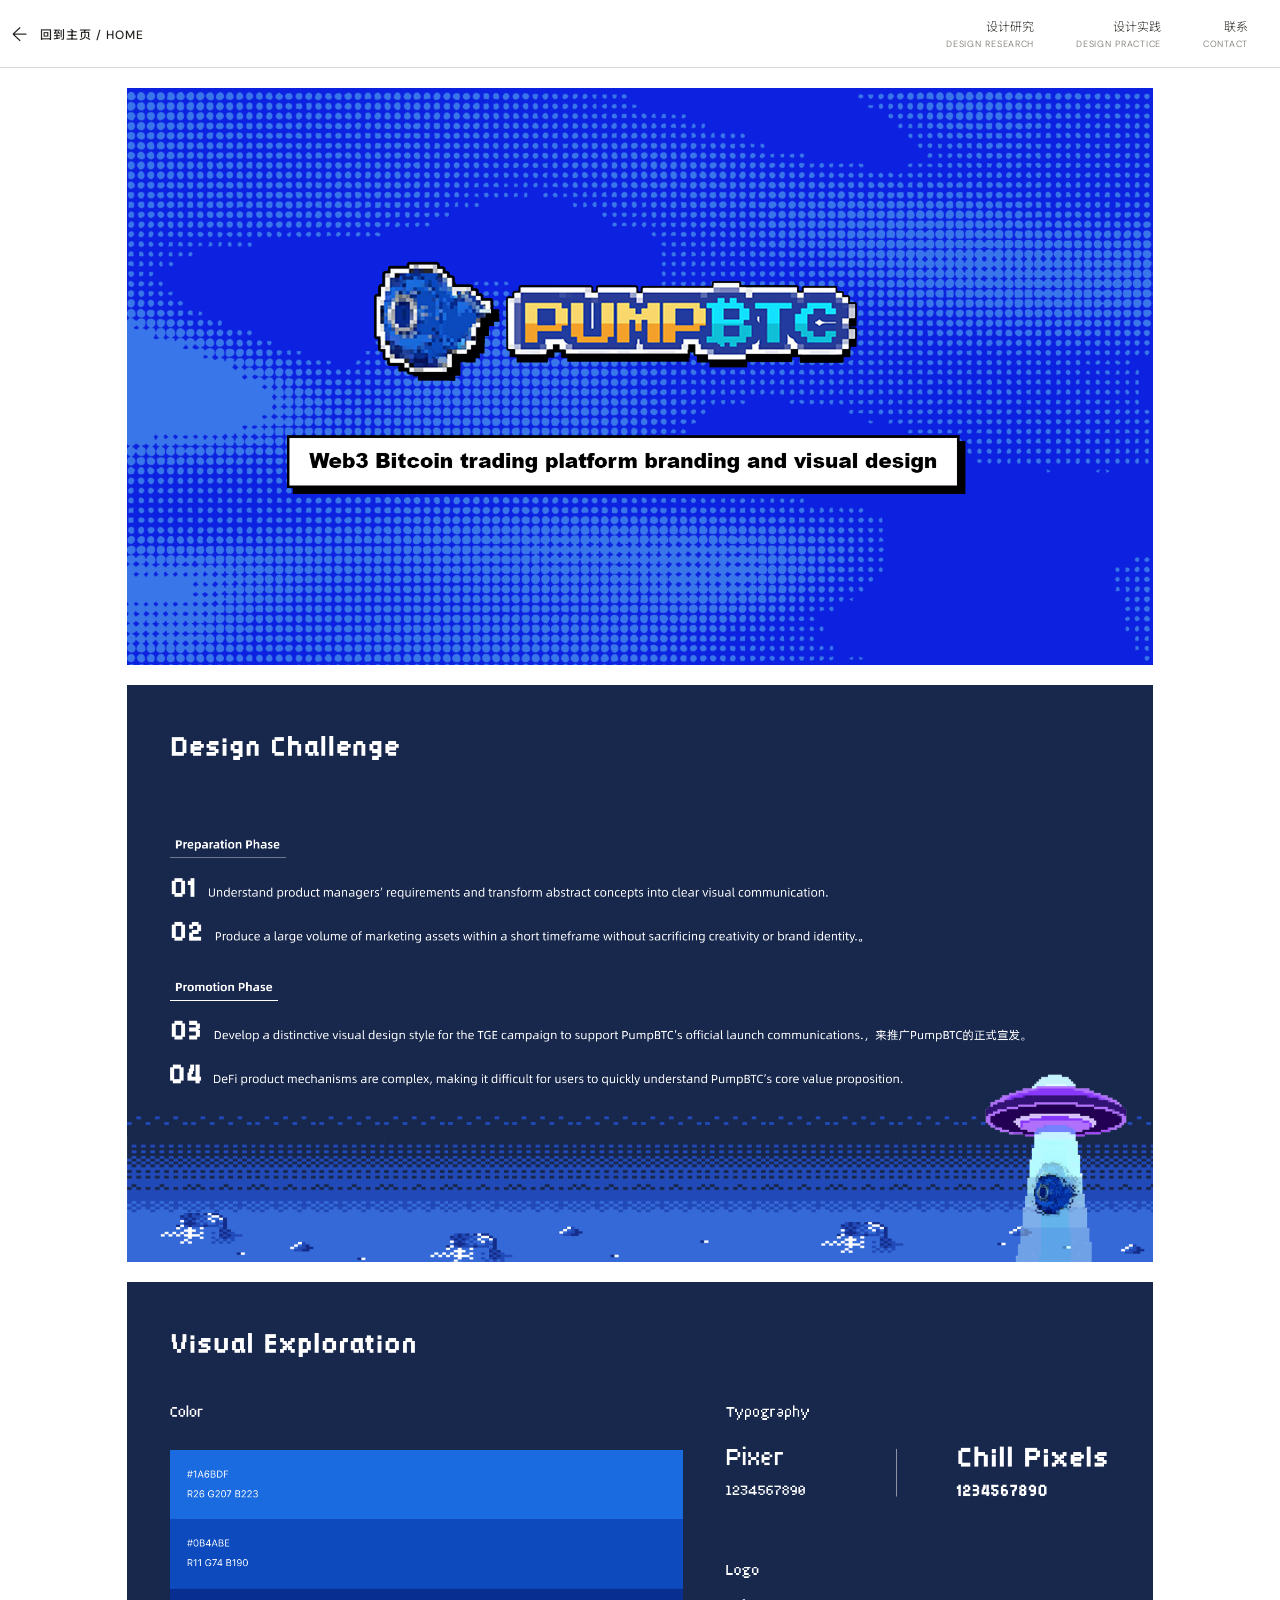
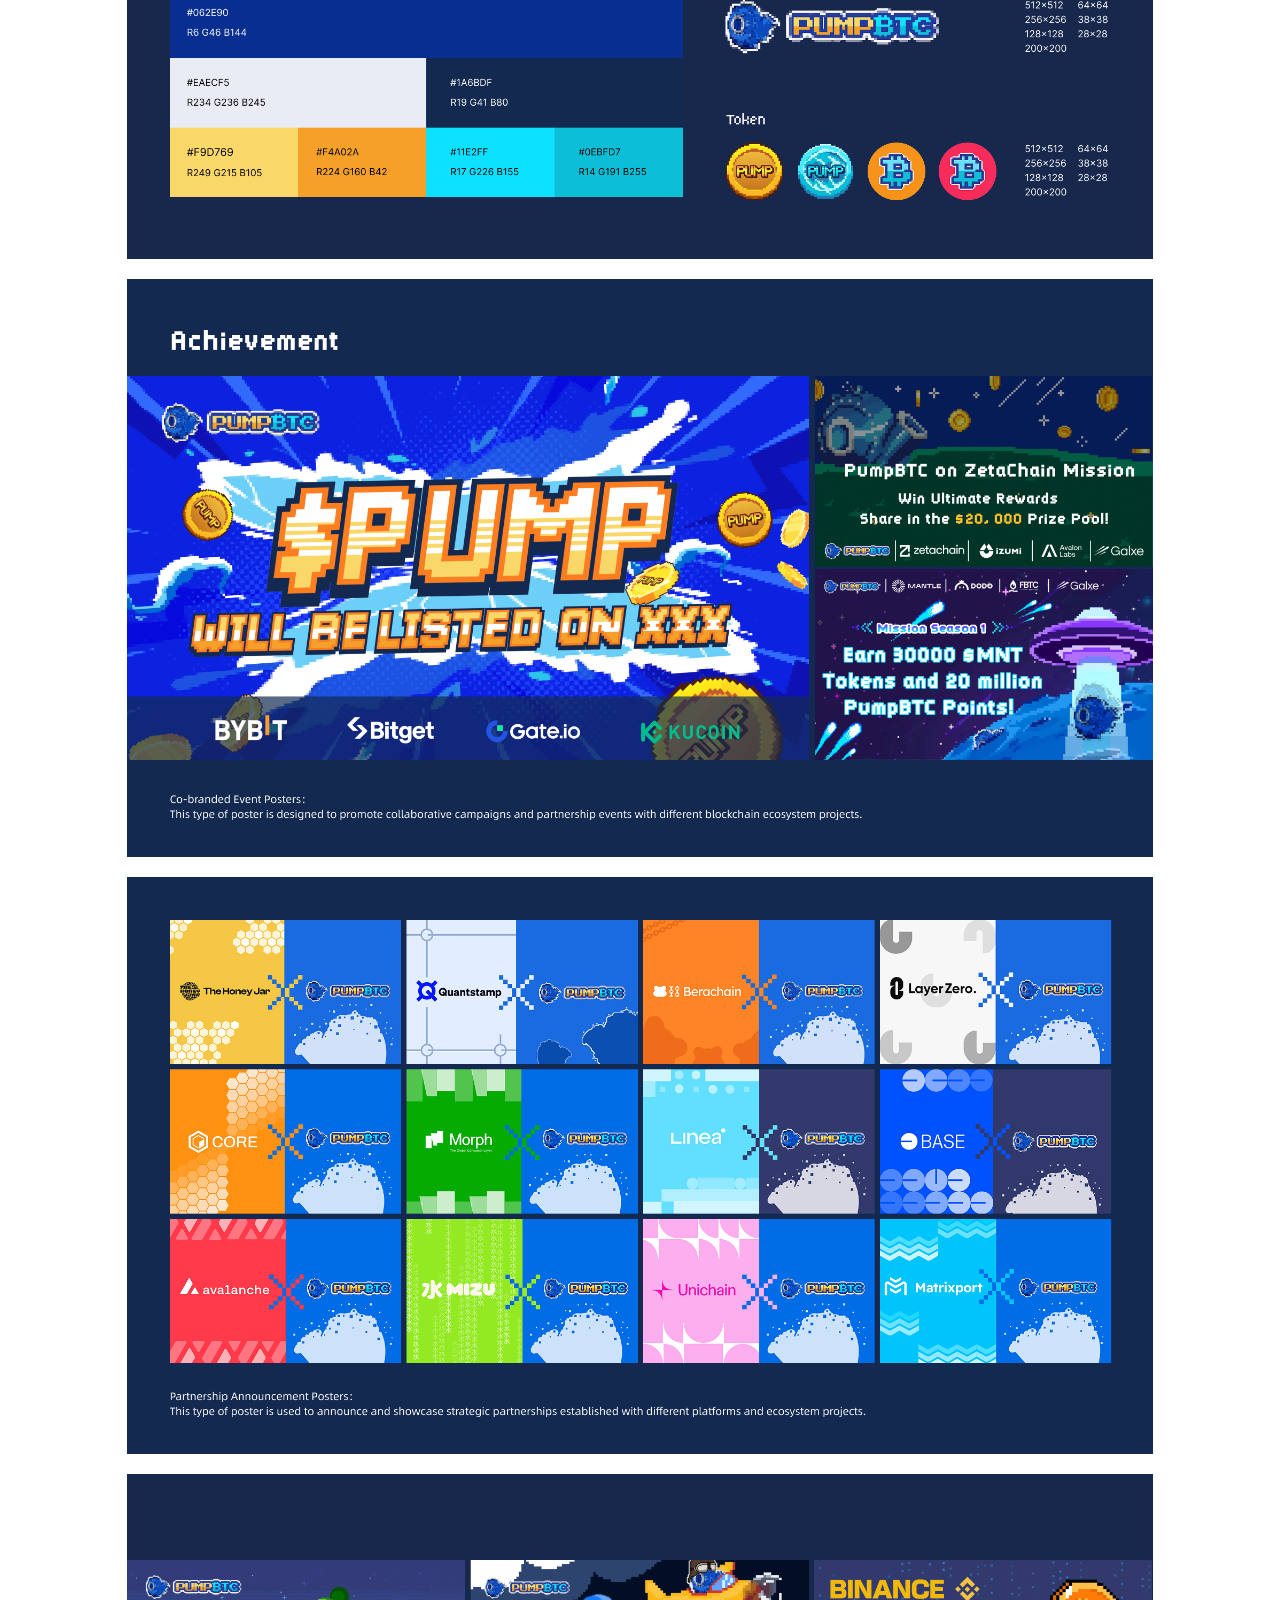
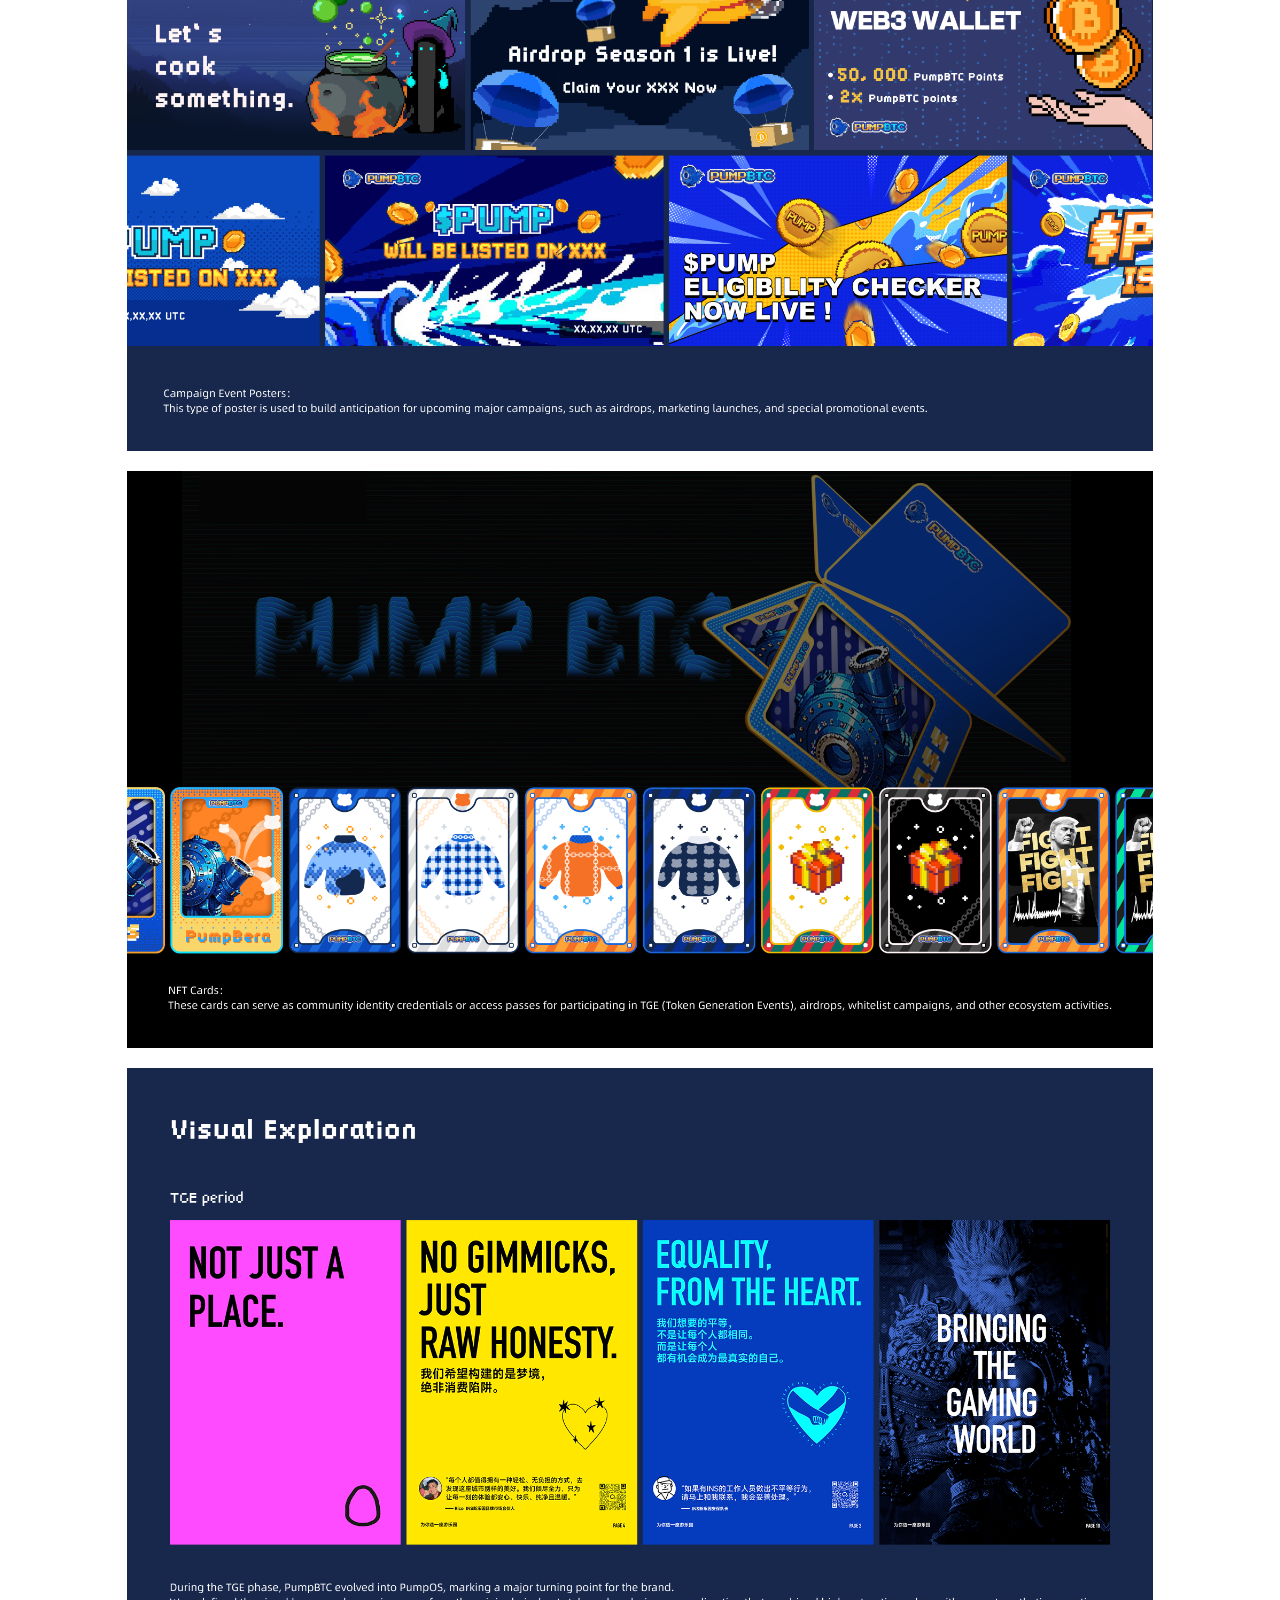
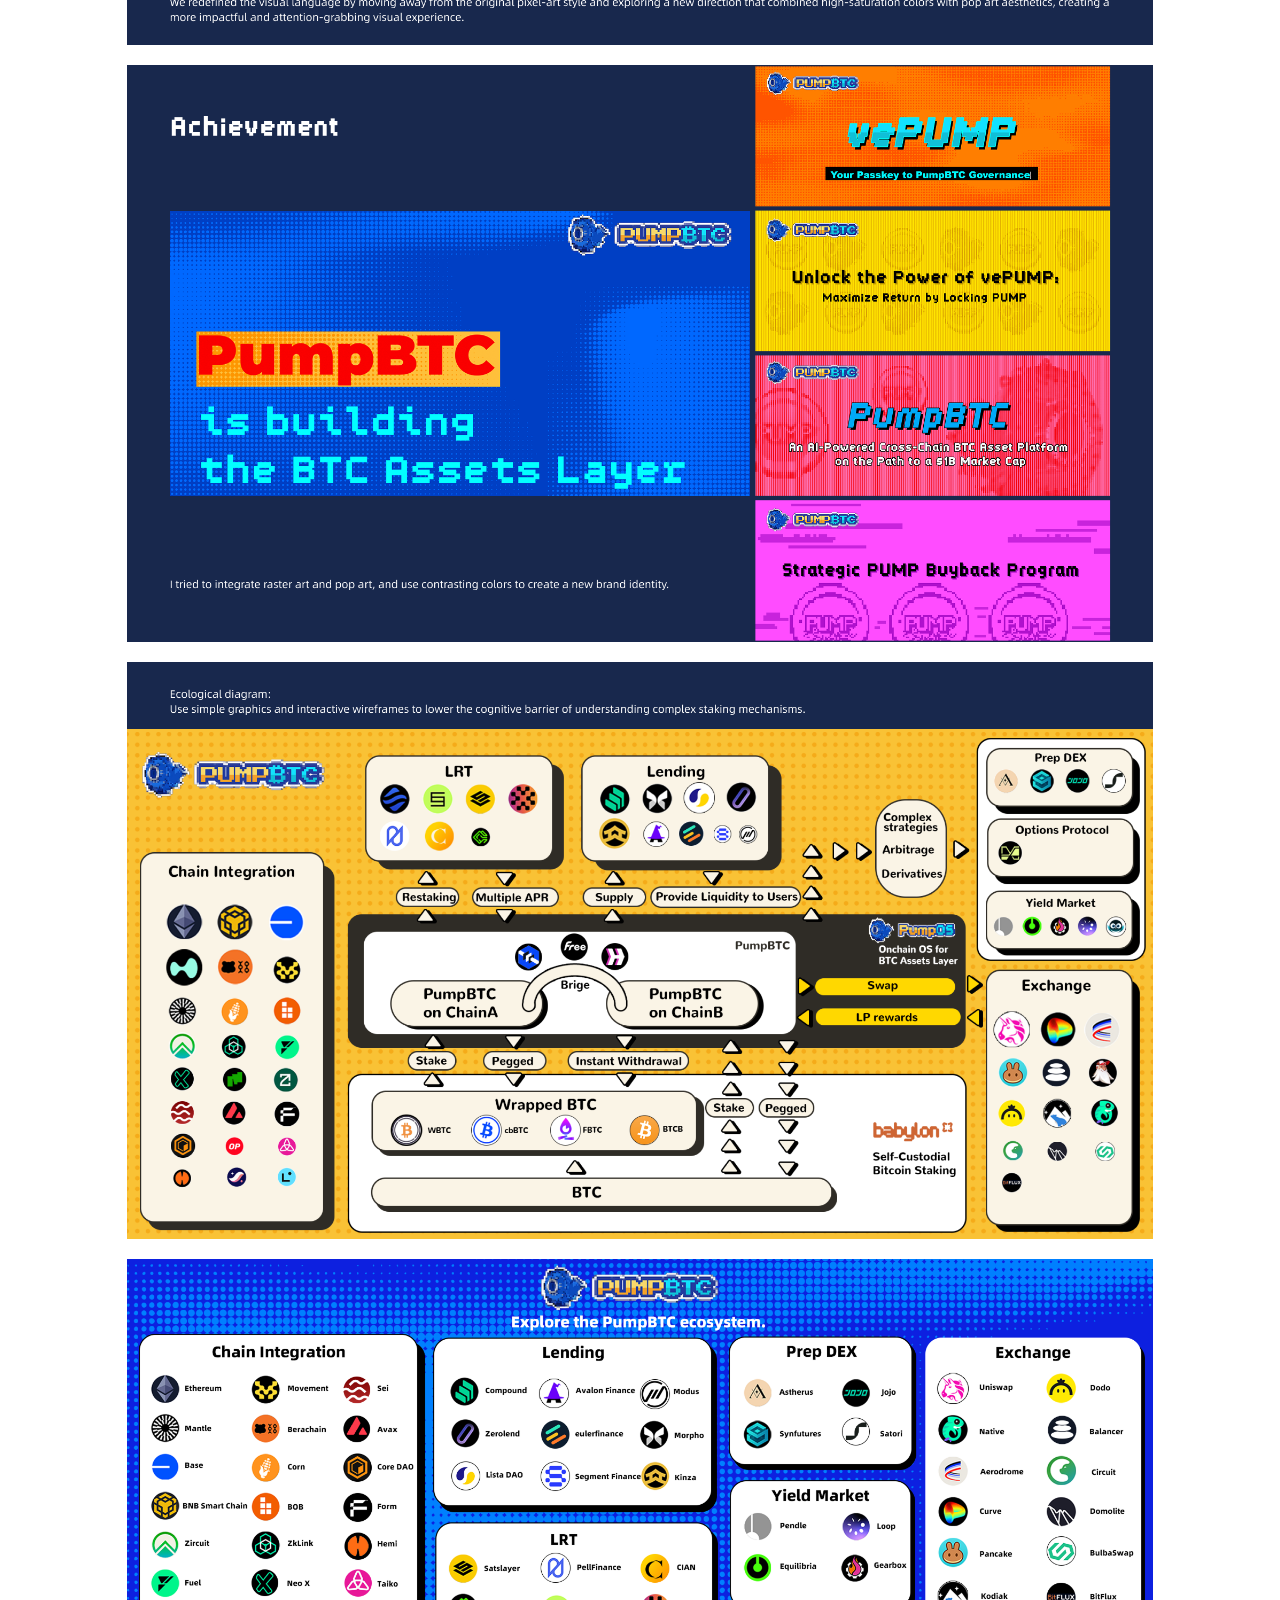
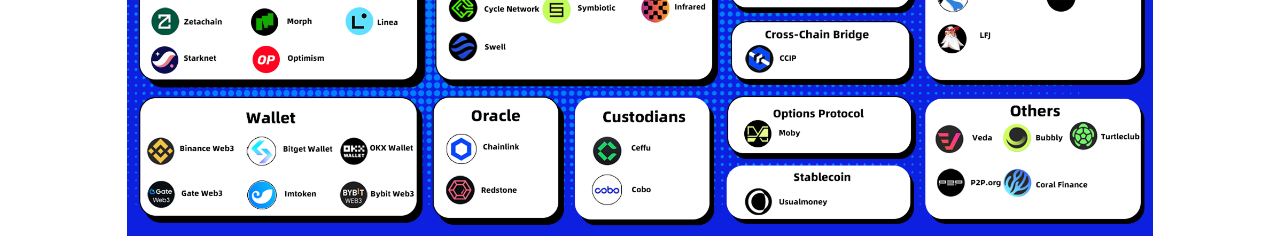
<file: project-pumpbtc.html>
<!doctype html>
<html lang="zh-CN">
<head>
  <meta charset="UTF-8" />
  <meta name="viewport" content="width=device-width, initial-scale=1.0" />
  <meta name="description" content="PumpBTC Web3 Bitcoin trading platform branding and visual design project." />
  <title>PumpBTC · Visual Design</title>
  <link rel="icon" type="image/png" sizes="64x64" href="assets/favicon/favicon-64.png" />
  <link rel="icon" href="favicon.ico" sizes="any" />
  <link rel="apple-touch-icon" sizes="180x180" href="assets/favicon/apple-touch-icon.png" />
  <link rel="preconnect" href="https://fonts.googleapis.com" />
  <link rel="preconnect" href="https://fonts.gstatic.com" crossorigin />
  <link href="https://fonts.googleapis.com/css2?family=DM+Sans:wght@300;400;500&amp;family=Noto+Sans+SC:wght@300;400;500&amp;display=swap" rel="stylesheet" />
  <link rel="stylesheet" href="styles.css" />
  <link rel="stylesheet" href="loop.css" />
</head>
<body class="case-page">
  <header class="project-nav">
    <a class="home-link" href="index.html" aria-label="返回主页"><span aria-hidden="true">←</span><span>回到主页 / Home</span></a>
    <nav aria-label="项目导航">
      <a href="index.html#research"><span>设计研究</span><small>Design Research</small></a>
      <a href="index.html#practice"><span>设计实践</span><small>Design Practice</small></a>
      <a href="index.html#contact"><span>联系</span><small>Contact</small></a>
    </nav>
  </header>
  <main class="case-wrap">
    <img id="overview" src="设计实践/视觉设计/PumpBTC/assets/01.png" alt="PumpBTC 品牌与视觉设计项目封面" />
    <img src="设计实践/视觉设计/PumpBTC/assets/02.png" alt="PumpBTC 项目展示页 02" loading="lazy" />
    <img id="identity" src="设计实践/视觉设计/PumpBTC/assets/03.png" alt="PumpBTC 项目展示页 03" loading="lazy" />
    <img src="设计实践/视觉设计/PumpBTC/assets/04.png" alt="PumpBTC 项目展示页 04" loading="lazy" />
    <img src="设计实践/视觉设计/PumpBTC/assets/05.png" alt="PumpBTC 项目展示页 05" loading="lazy" />
    <img id="system" src="设计实践/视觉设计/PumpBTC/assets/06.png" alt="PumpBTC 项目展示页 06" loading="lazy" />
    <img src="设计实践/视觉设计/PumpBTC/assets/07.png" alt="PumpBTC 项目展示页 07" loading="lazy" />
    <img src="设计实践/视觉设计/PumpBTC/assets/08.png" alt="PumpBTC 项目展示页 08" loading="lazy" />
    <img id="application" src="设计实践/视觉设计/PumpBTC/assets/09.png" alt="PumpBTC 项目展示页 09" loading="lazy" />
    <img src="设计实践/视觉设计/PumpBTC/assets/10.png" alt="PumpBTC 项目展示页 10" loading="lazy" />
    <img id="outcome" src="设计实践/视觉设计/PumpBTC/assets/11.png" alt="PumpBTC 项目展示页 11" loading="lazy" />
  </main>
</body>
</html>
</file>
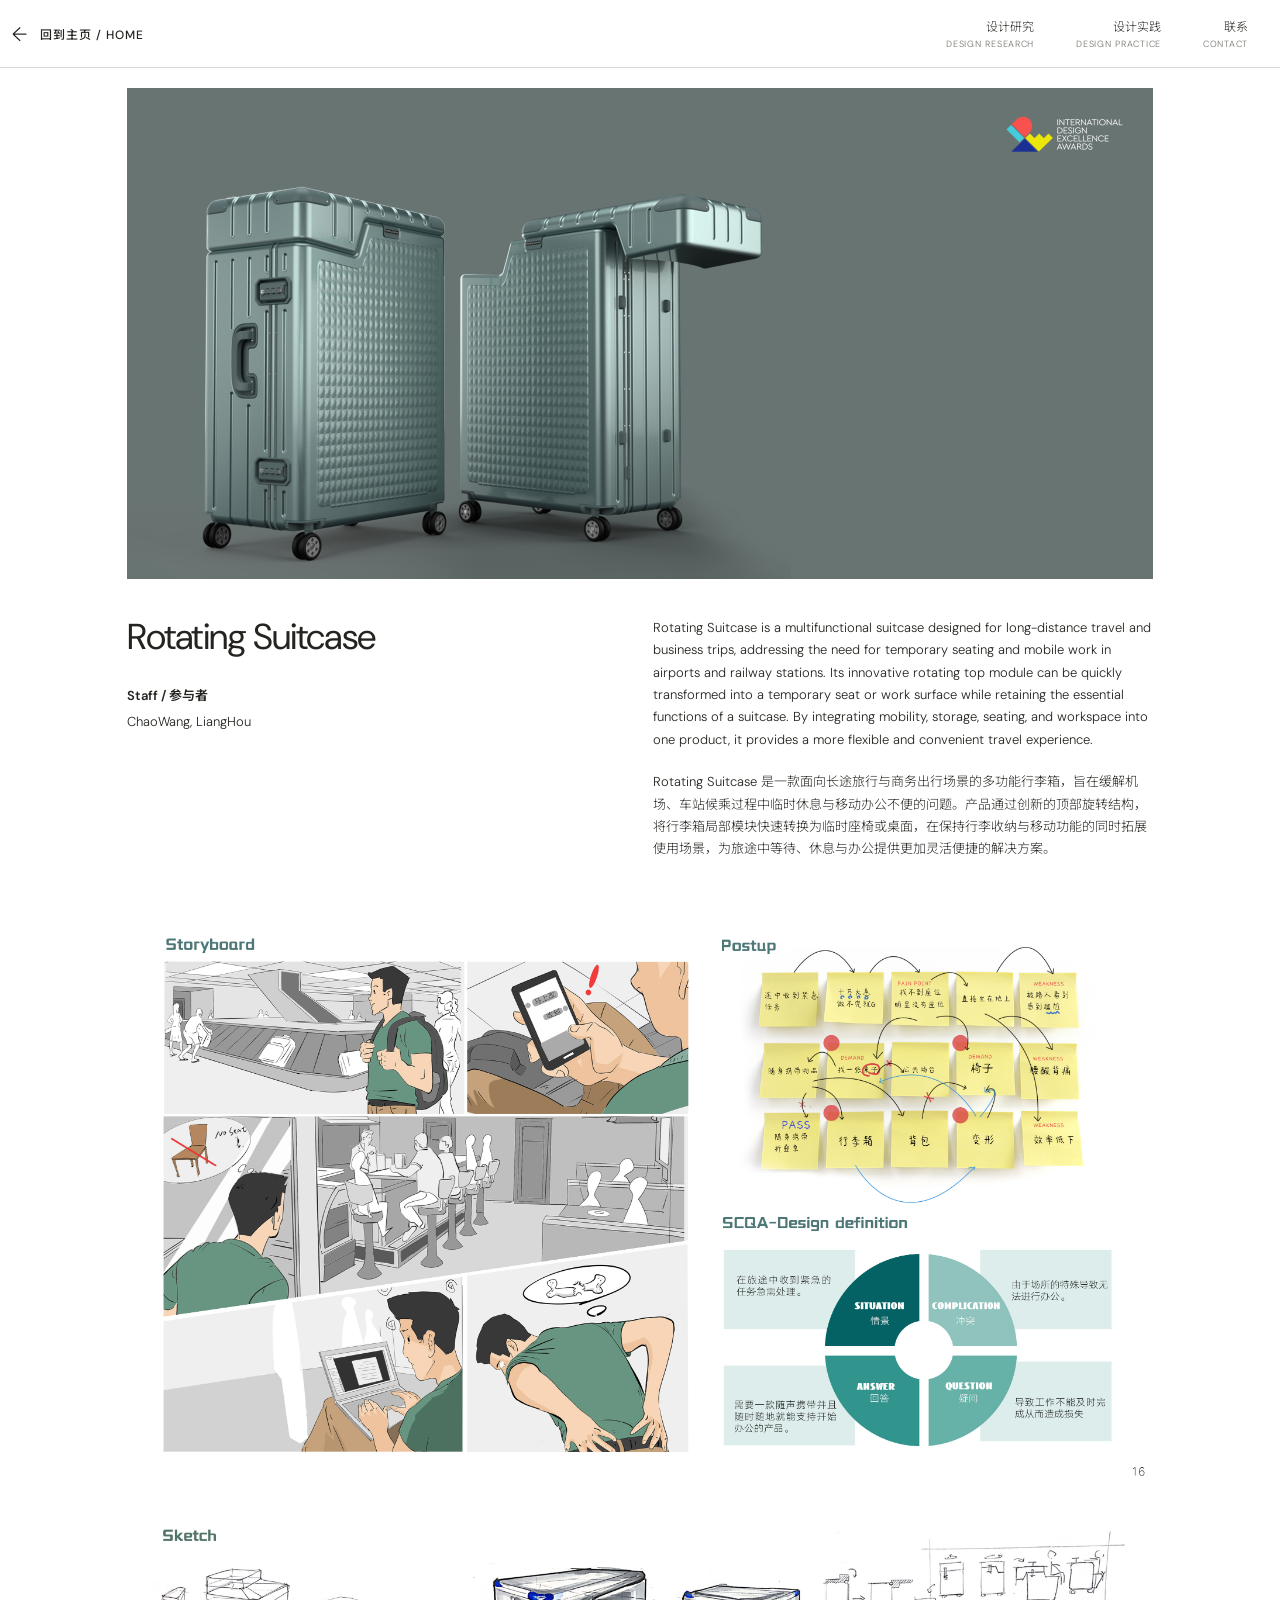
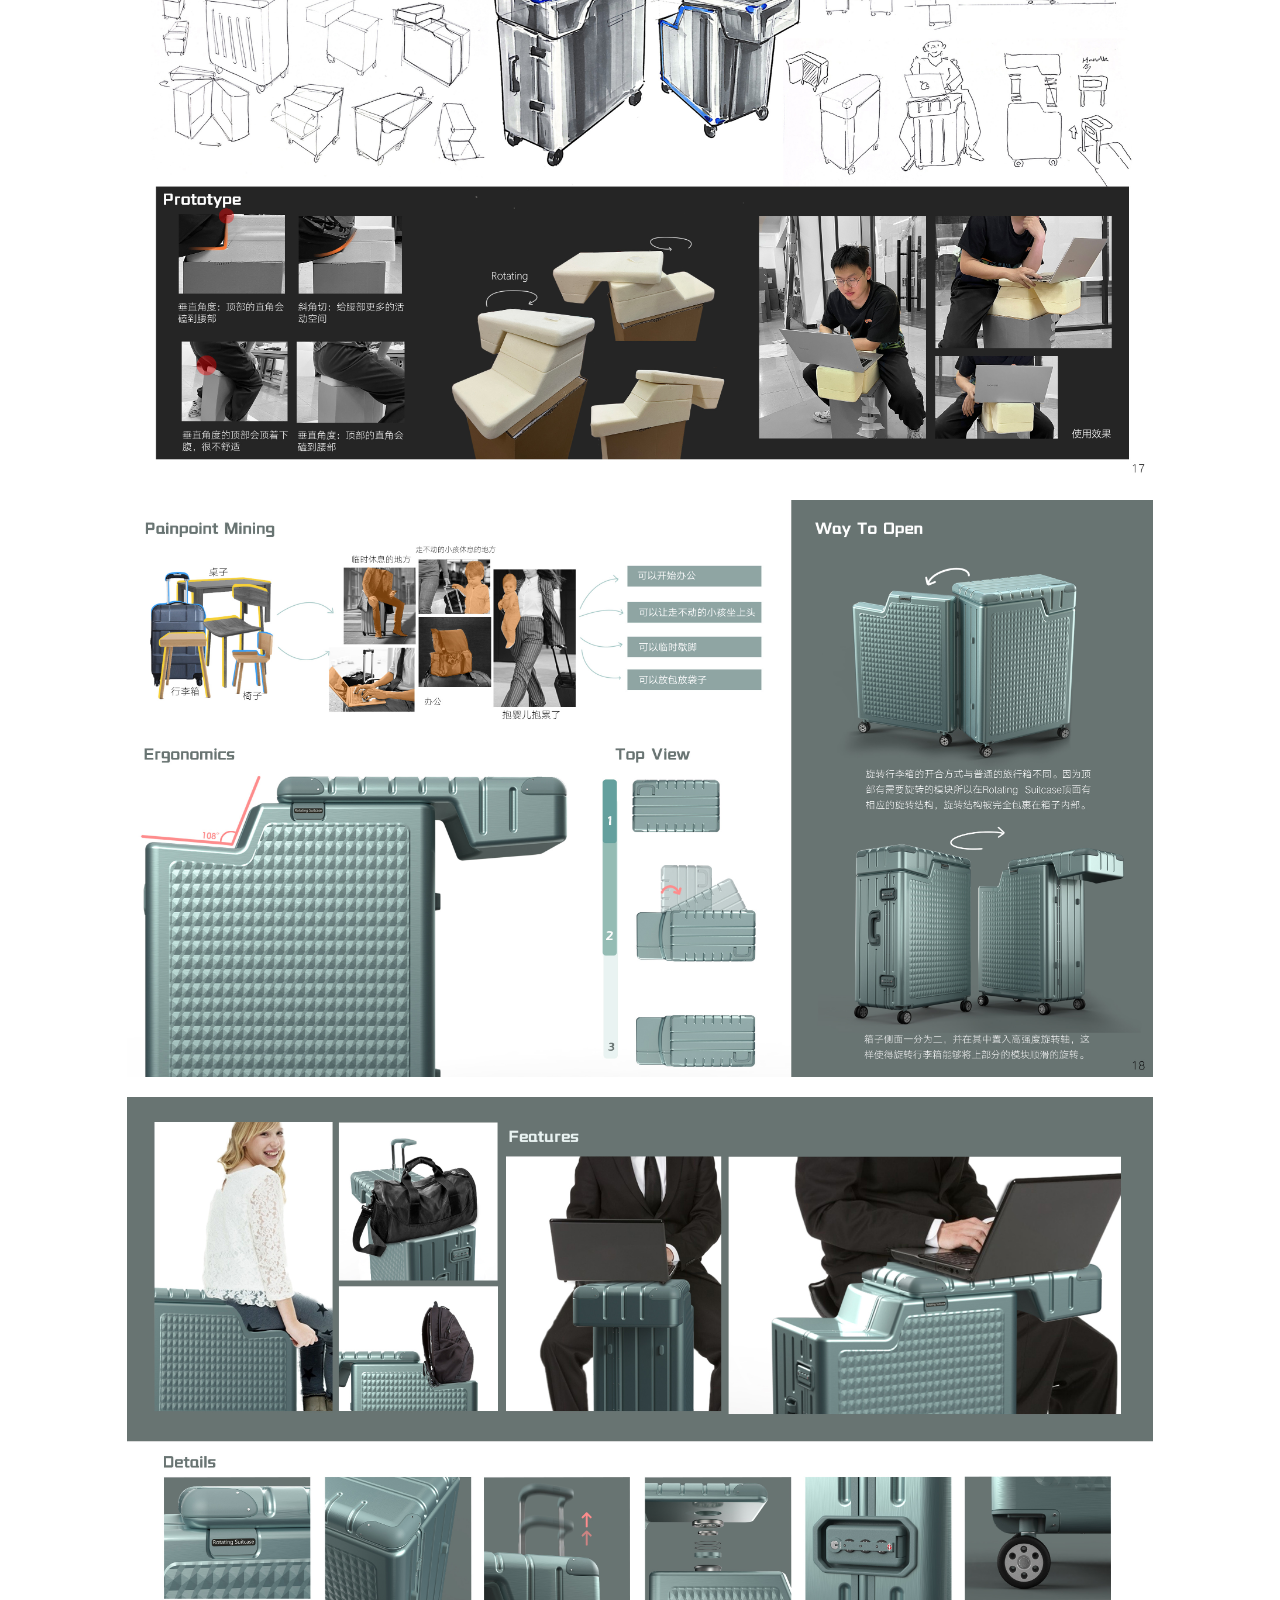
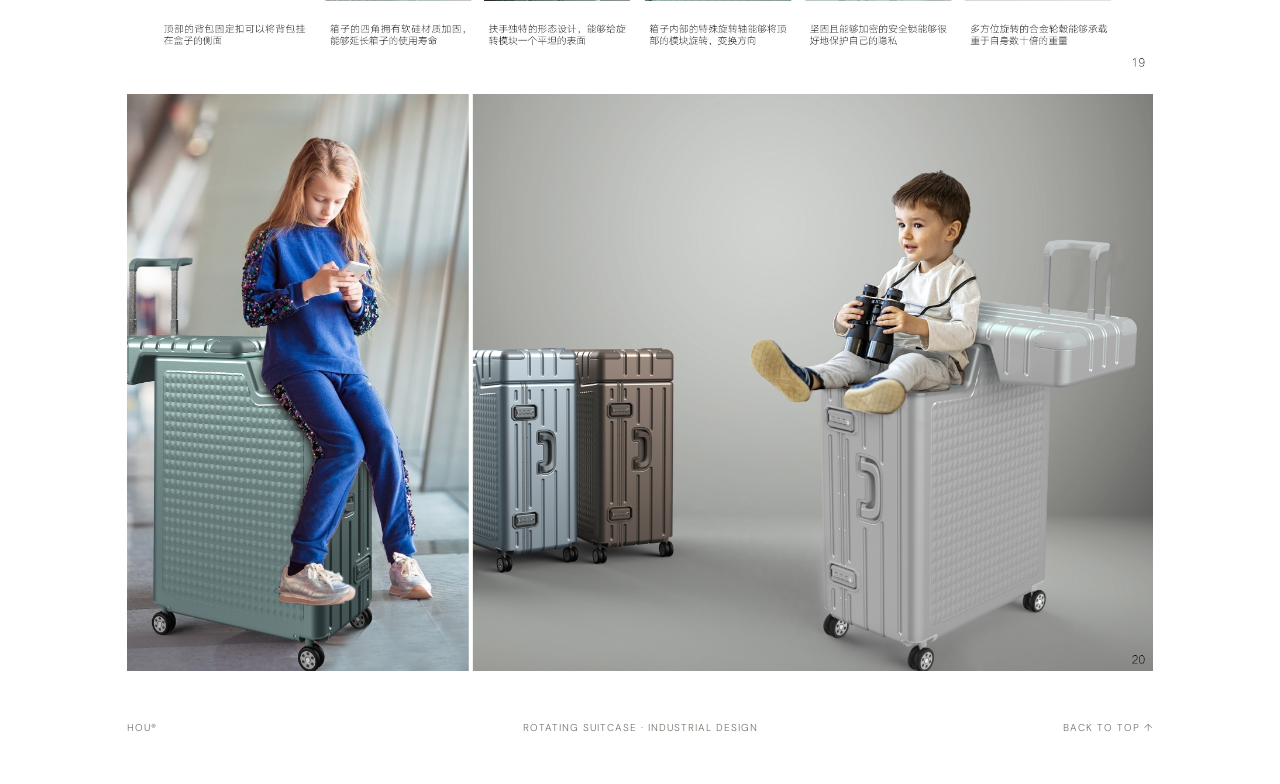
<file: project-rotating-suitcase.html>
<!doctype html>
<html lang="zh-CN">
<head>
  <meta charset="UTF-8" />
  <meta name="viewport" content="width=device-width, initial-scale=1.0" />
  <meta name="description" content="Rotating Suitcase 多功能旋转行李箱工业设计项目。" />
  <title>Rotating Suitcase · Industrial Design</title>
  <link rel="icon" type="image/png" sizes="64x64" href="assets/favicon/favicon-64.png" />
  <link rel="icon" href="favicon.ico" sizes="any" />
  <link rel="apple-touch-icon" sizes="180x180" href="assets/favicon/apple-touch-icon.png" />
  <link rel="preconnect" href="https://fonts.googleapis.com" />
  <link rel="preconnect" href="https://fonts.gstatic.com" crossorigin />
  <link href="https://fonts.googleapis.com/css2?family=DM+Sans:wght@300;400;500&family=Noto+Sans+SC:wght@300;400;500&display=swap" rel="stylesheet" />
  <link rel="stylesheet" href="styles.css" />
  <link rel="stylesheet" href="loop.css" />
  <link rel="stylesheet" href="project-intro.css" />
</head>
<body class="case-page">
  <header class="project-nav">
    <a class="home-link" href="index.html" aria-label="返回主页"><span aria-hidden="true">←</span><span>回到主页 / Home</span></a>
    <nav aria-label="项目导航">
      <a href="index.html#research"><span>设计研究</span><small>Design Research</small></a>
      <a href="index.html#practice"><span>设计实践</span><small>Design Practice</small></a>
      <a href="index.html#contact"><span>联系</span><small>Contact</small></a>
    </nav>
  </header>
  <main class="case-wrap">
    <figure class="industrial-hero loop-hero" id="overview"><img src="设计实践/工业设计/Rotating Suitcase/assets/hero.png" alt="Rotating Suitcase 多功能旋转行李箱主图" /></figure>
    <section class="industrial-intro unified-project-intro" aria-labelledby="industrialTitle">
      <div class="industrial-heading unified-intro-heading"><h1 id="industrialTitle">Rotating Suitcase</h1><div class="unified-recognition"><div class="unified-group"><h2>Staff / 参与者</h2><p>ChaoWang, LiangHou</p></div></div></div>
      <div class="industrial-summary unified-intro-copy">
        <p><strong>Rotating Suitcase</strong> is a multifunctional suitcase designed for long-distance travel and business trips, addressing the need for temporary seating and mobile work in airports and railway stations. Its innovative rotating top module can be quickly transformed into a temporary seat or work surface while retaining the essential functions of a suitcase. By integrating mobility, storage, seating, and workspace into one product, it provides a more flexible and convenient travel experience.</p>
        <p><strong>Rotating Suitcase</strong> 是一款面向长途旅行与商务出行场景的多功能行李箱，旨在缓解机场、车站候乘过程中临时休息与移动办公不便的问题。产品通过创新的顶部旋转结构，将行李箱局部模块快速转换为临时座椅或桌面，在保持行李收纳与移动功能的同时拓展使用场景，为旅途中等待、休息与办公提供更加灵活便捷的解决方案。</p>
      </div>
    </section>
    <img id="research" src="设计实践/工业设计/Rotating Suitcase/assets/16.jpg" alt="Rotating Suitcase 旅行场景故事板与设计定义" loading="lazy" />
    <img id="process" src="设计实践/工业设计/Rotating Suitcase/assets/17.jpg" alt="Rotating Suitcase 造型草图与功能原型验证" loading="lazy" />
    <img src="设计实践/工业设计/Rotating Suitcase/assets/18.jpg" alt="Rotating Suitcase 痛点分析、人体工学与旋转结构" loading="lazy" />
    <img id="details" src="设计实践/工业设计/Rotating Suitcase/assets/19.jpg" alt="Rotating Suitcase 使用方式、功能与产品细节" loading="lazy" />
    <img id="outcome" src="设计实践/工业设计/Rotating Suitcase/assets/20.jpg" alt="Rotating Suitcase 座椅使用场景展示" loading="lazy" />
  </main>
  <footer><a href="index.html">HOU®</a><p>Rotating Suitcase · Industrial Design</p><a href="#overview">Back to top ↑</a></footer>
</body>
</html>
</file>
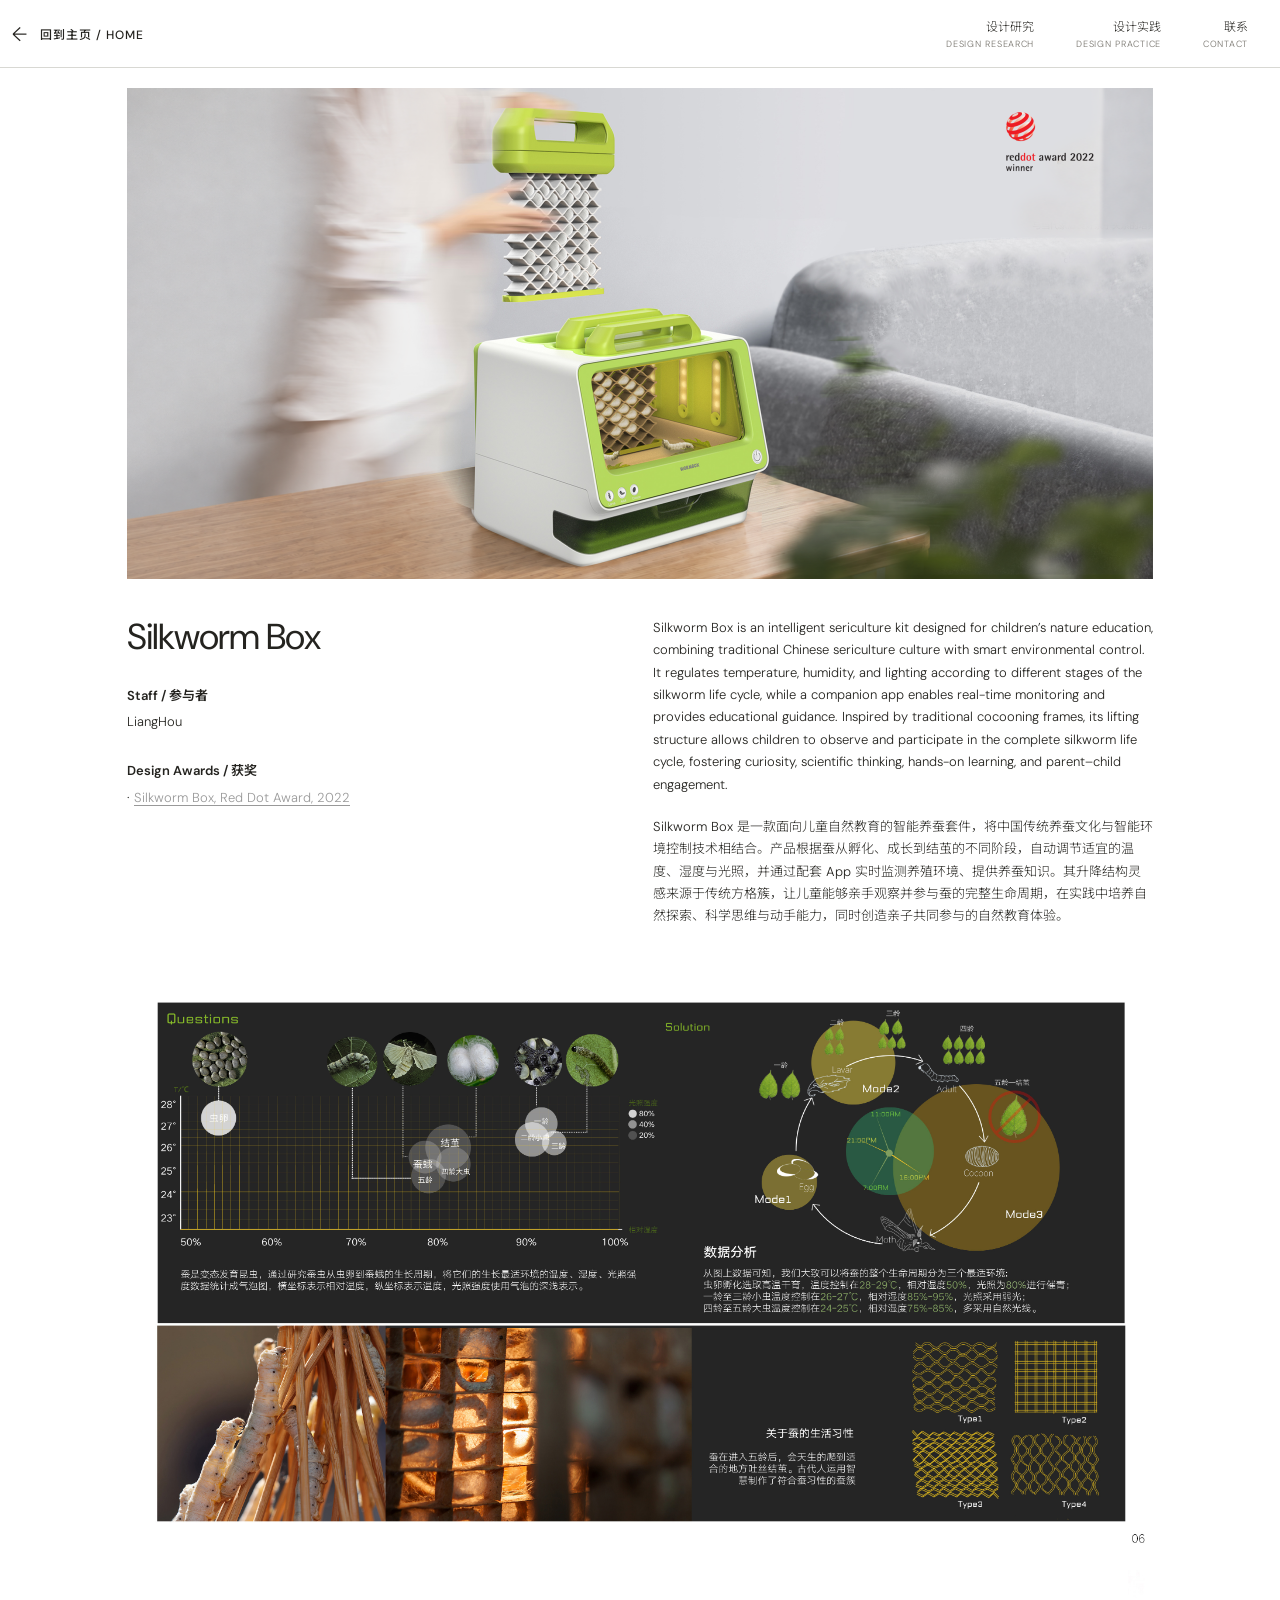
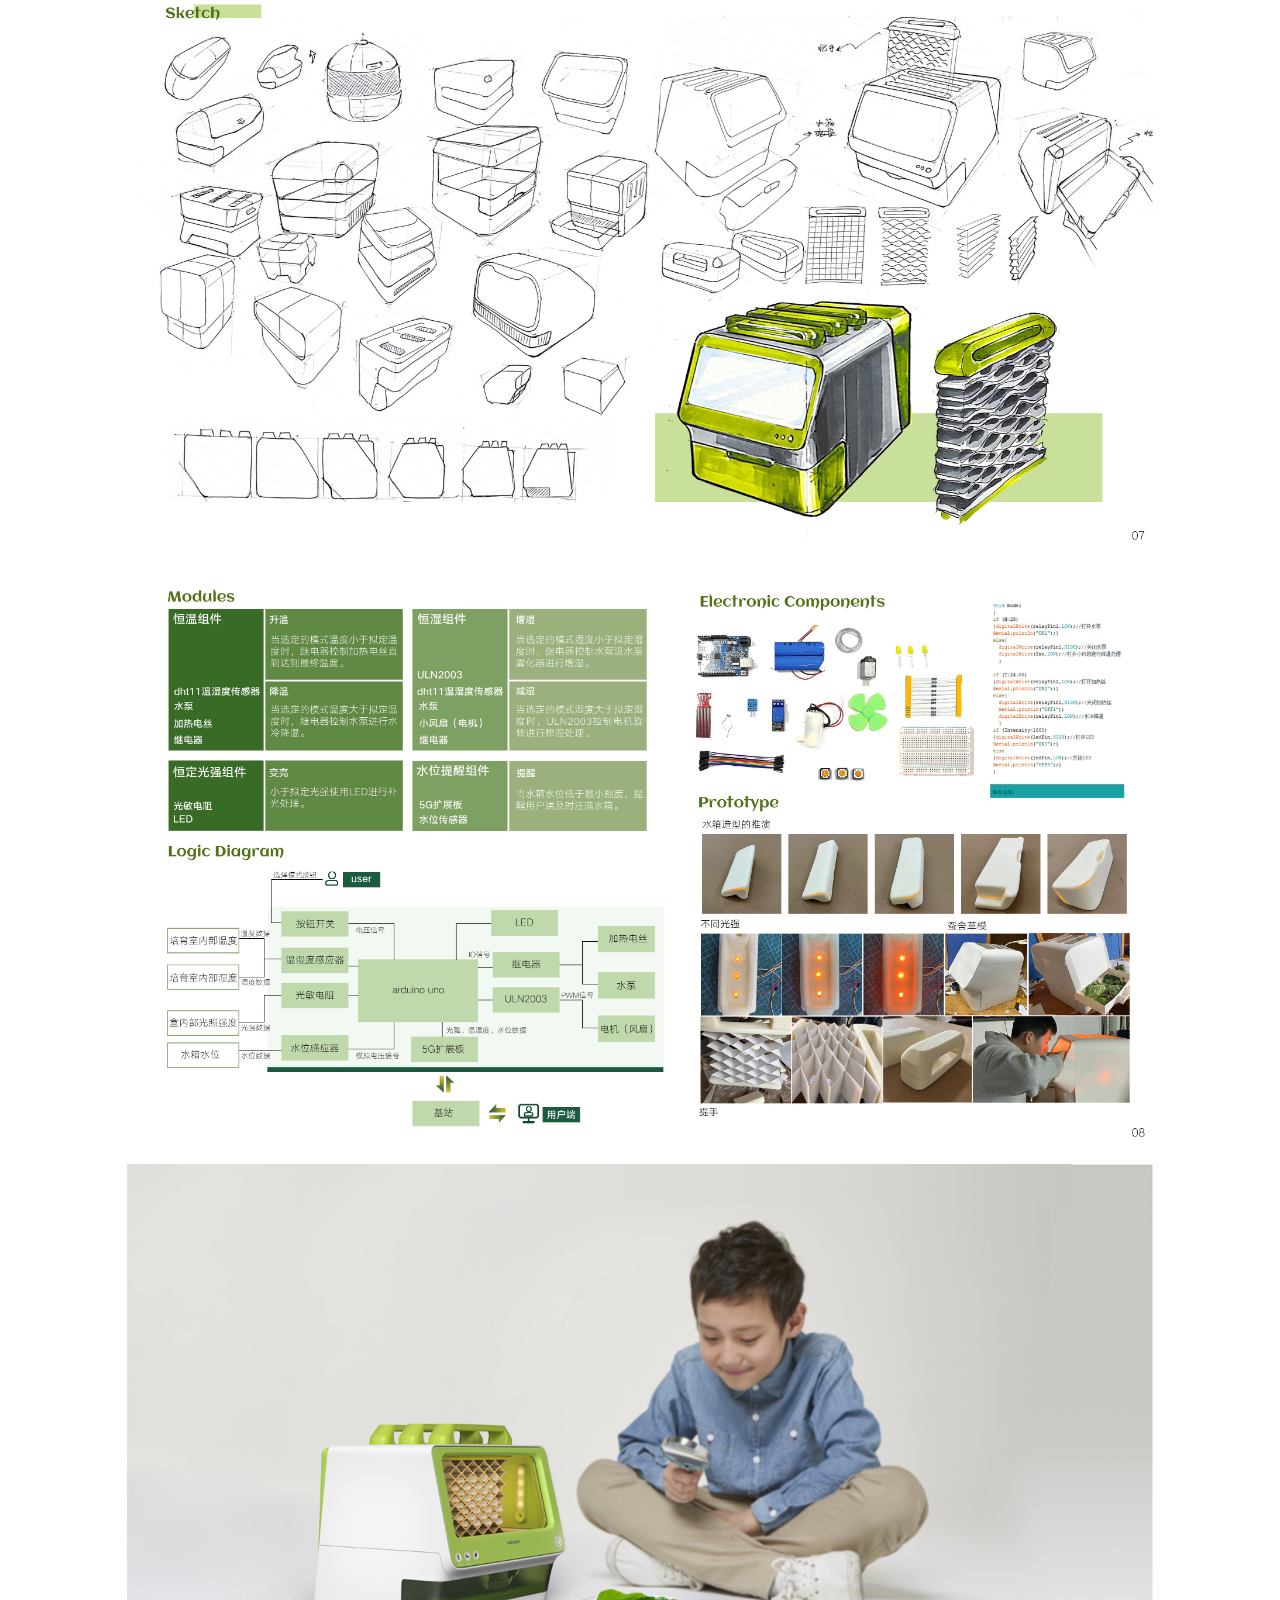
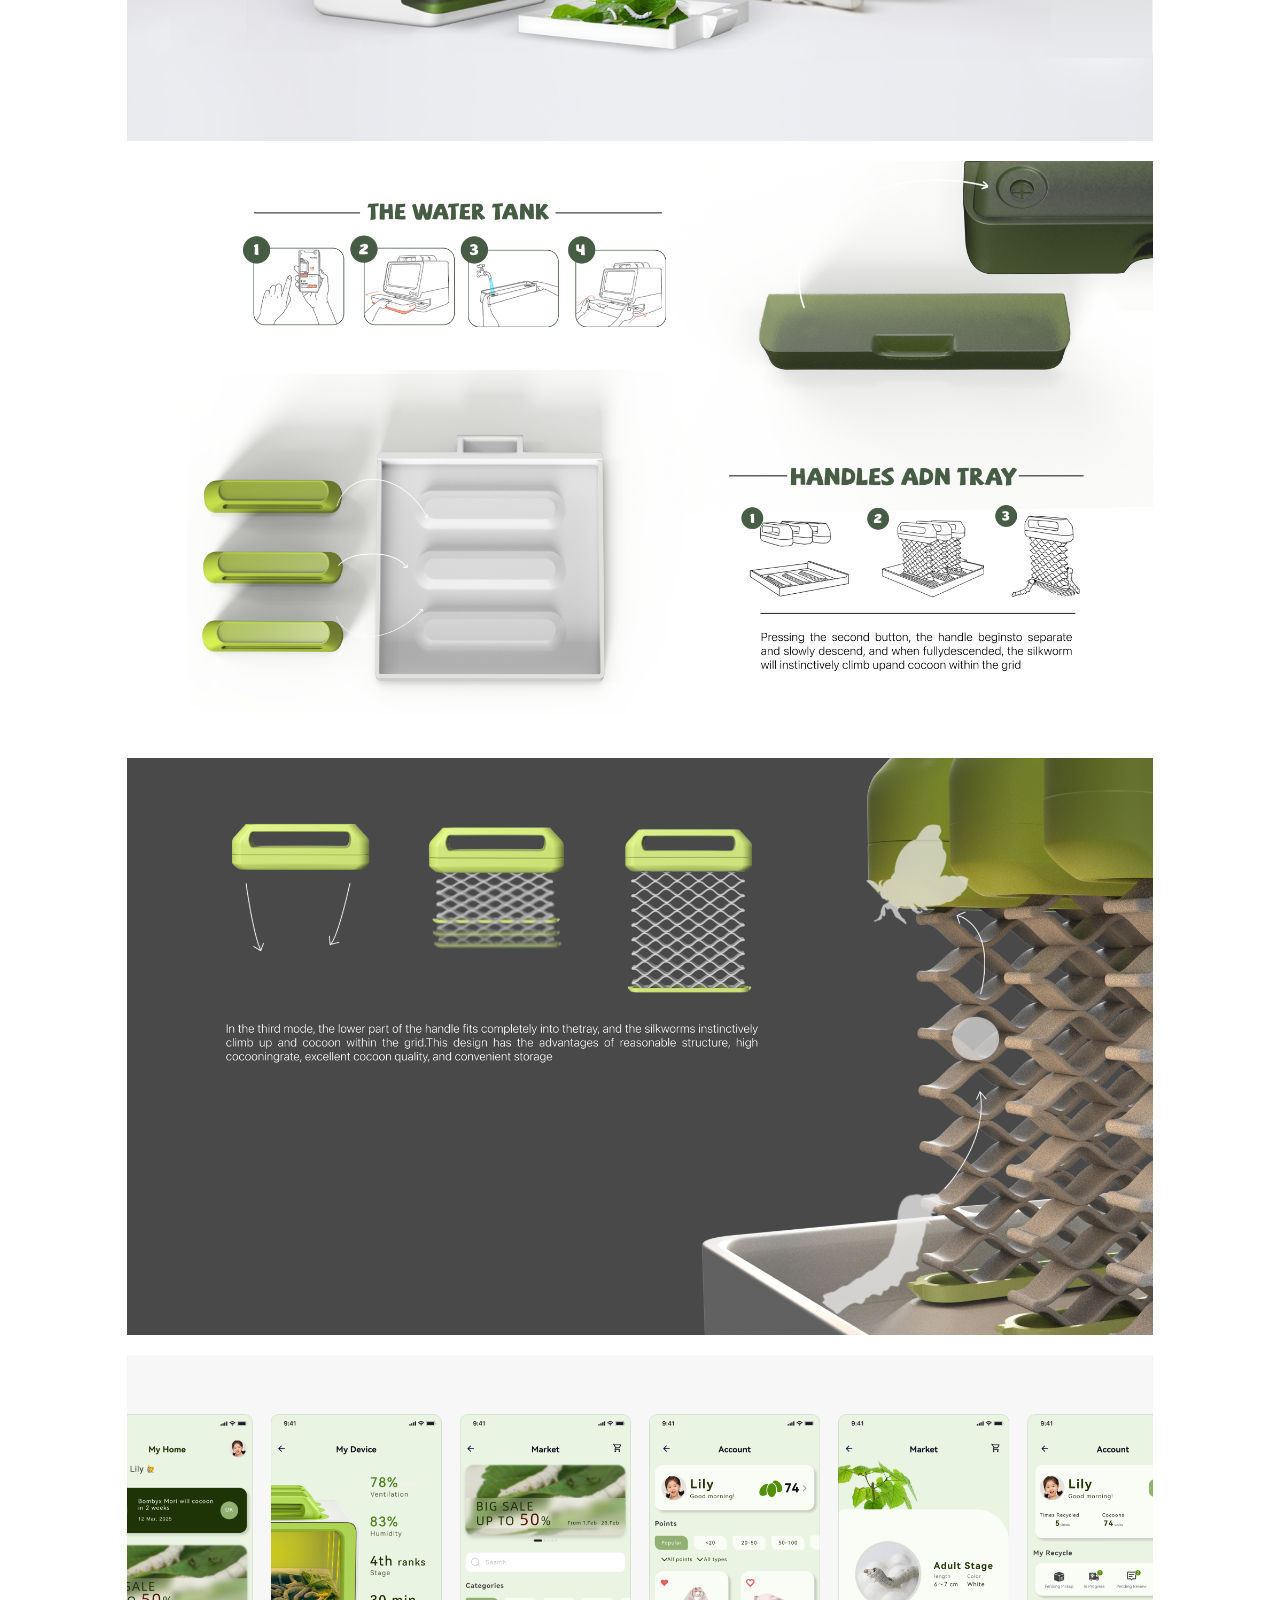
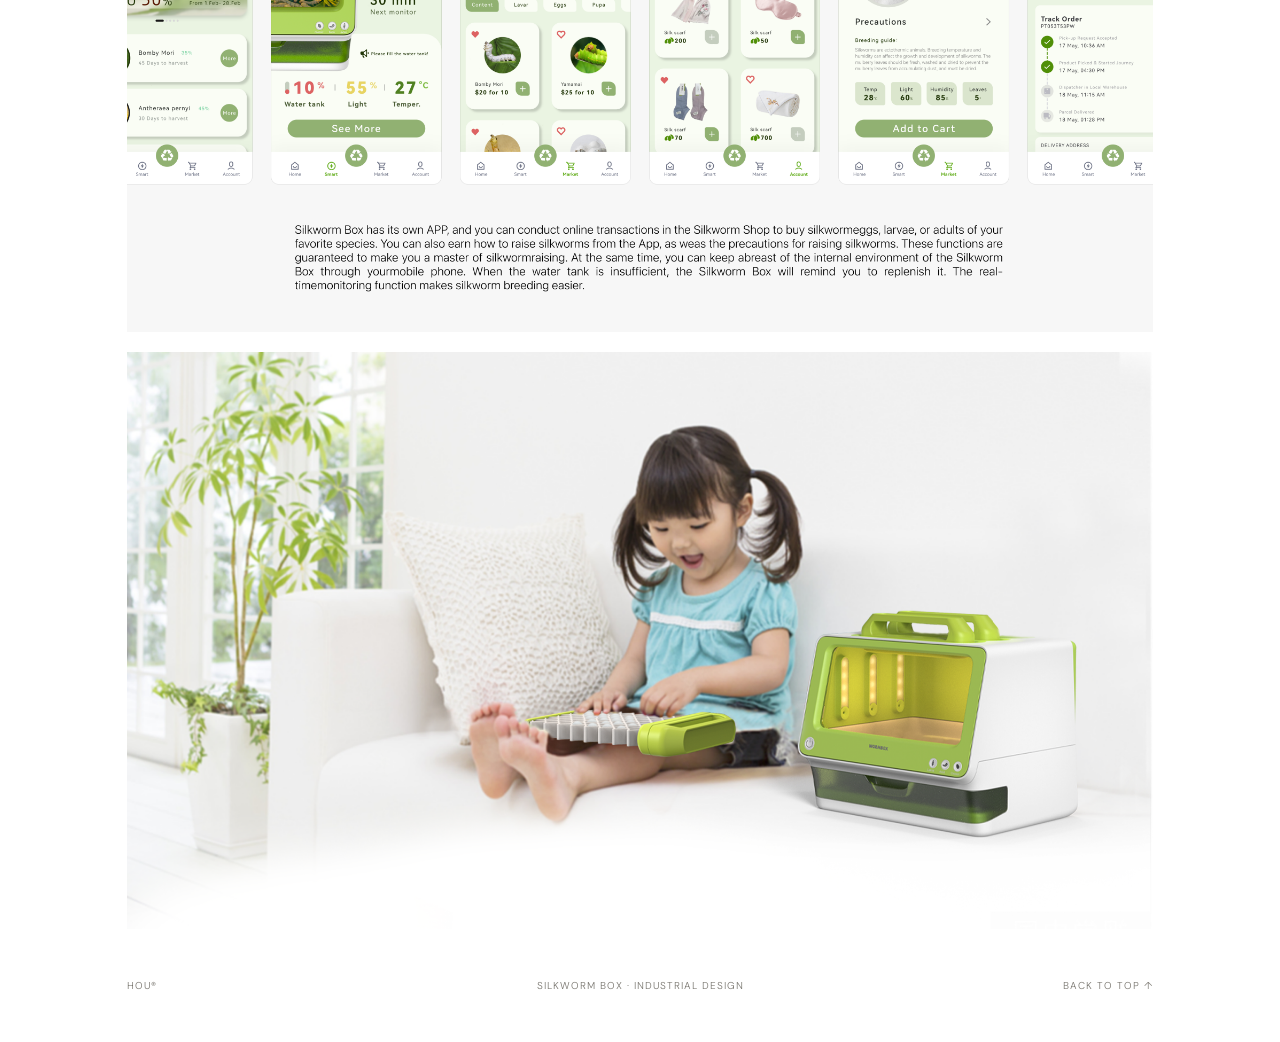
<file: project-silkworm-box.html>
<!doctype html>
<html lang="zh-CN">
<head>
  <meta charset="UTF-8" />
  <meta name="viewport" content="width=device-width, initial-scale=1.0" />
  <meta name="description" content="Silkworm Box 儿童智能养蚕自然教育套件。" />
  <title>Silkworm Box · Industrial Design</title>
  <link rel="icon" type="image/png" sizes="64x64" href="assets/favicon/favicon-64.png" />
  <link rel="icon" href="favicon.ico" sizes="any" />
  <link rel="apple-touch-icon" sizes="180x180" href="assets/favicon/apple-touch-icon.png" />
  <link rel="preconnect" href="https://fonts.googleapis.com" />
  <link rel="preconnect" href="https://fonts.gstatic.com" crossorigin />
  <link href="https://fonts.googleapis.com/css2?family=DM+Sans:wght@300;400;500&family=Noto+Sans+SC:wght@300;400;500&display=swap" rel="stylesheet" />
  <link rel="stylesheet" href="styles.css" />
  <link rel="stylesheet" href="loop.css" />
  <link rel="stylesheet" href="project-intro.css" />
</head>
<body class="case-page">
  <header class="project-nav">
    <a class="home-link" href="index.html" aria-label="返回主页"><span aria-hidden="true">←</span><span>回到主页 / Home</span></a>
    <nav aria-label="项目导航">
      <a href="index.html#research"><span>设计研究</span><small>Design Research</small></a>
      <a href="index.html#practice"><span>设计实践</span><small>Design Practice</small></a>
      <a href="index.html#contact"><span>联系</span><small>Contact</small></a>
    </nav>
  </header>
  <main class="case-wrap">
    <figure class="industrial-hero loop-hero" id="overview"><img src="设计实践/工业设计/Silkworm Box/assets/cover.png" alt="Silkworm Box 智能养蚕套件主图" /></figure>
    <section class="industrial-intro unified-project-intro" aria-labelledby="industrialTitle">
      <div class="industrial-heading unified-intro-heading"><h1 id="industrialTitle">Silkworm Box</h1><div class="unified-recognition"><div class="unified-group"><h2>Staff / 参与者</h2><p>LiangHou</p></div><div class="unified-group"><h2>Design Awards / 获奖</h2><p>· <a href="https://www.red-dot.org/project/silkworm-box-60289" target="_blank" rel="noopener noreferrer">Silkworm Box, Red Dot Award, 2022</a></p></div></div></div>
      <div class="industrial-summary unified-intro-copy">
        <p><strong>Silkworm Box</strong> is an intelligent sericulture kit designed for children’s nature education, combining traditional Chinese sericulture culture with smart environmental control. It regulates temperature, humidity, and lighting according to different stages of the silkworm life cycle, while a companion app enables real-time monitoring and provides educational guidance. Inspired by traditional cocooning frames, its lifting structure allows children to observe and participate in the complete silkworm life cycle, fostering curiosity, scientific thinking, hands-on learning, and parent–child engagement.</p>
        <p><strong>Silkworm Box</strong> 是一款面向儿童自然教育的智能养蚕套件，将中国传统养蚕文化与智能环境控制技术相结合。产品根据蚕从孵化、成长到结茧的不同阶段，自动调节适宜的温度、湿度与光照，并通过配套 App 实时监测养殖环境、提供养蚕知识。其升降结构灵感来源于传统方格簇，让儿童能够亲手观察并参与蚕的完整生命周期，在实践中培养自然探索、科学思维与动手能力，同时创造亲子共同参与的自然教育体验。</p>
      </div>
    </section>
    <img id="research" src="设计实践/工业设计/Silkworm Box/assets/06.jpg" alt="Silkworm Box 养蚕环境研究与设计依据" loading="lazy" />
    <img id="process" src="设计实践/工业设计/Silkworm Box/assets/07.jpg" alt="Silkworm Box 产品造型草图与结构推演" loading="lazy" />
    <img id="prototype" src="设计实践/工业设计/Silkworm Box/assets/08.jpg" alt="Silkworm Box 智能模块、电子元件与原型验证" loading="lazy" />
    <img src="设计实践/工业设计/Silkworm Box/assets/05.png" alt="儿童使用 Silkworm Box 观察蚕的成长" loading="lazy" />
    <img src="设计实践/工业设计/Silkworm Box/assets/02.png" alt="Silkworm Box 水箱、托盘与升降结构使用方式" loading="lazy" />
    <img src="设计实践/工业设计/Silkworm Box/assets/03.png" alt="Silkworm Box 方格簇升降结构与结茧方式" loading="lazy" />
    <img src="设计实践/工业设计/Silkworm Box/assets/04.png" alt="Silkworm Box 配套应用界面与功能展示" loading="lazy" />
    <img id="outcome" src="设计实践/工业设计/Silkworm Box/assets/06.png" alt="儿童体验 Silkworm Box 方格簇结构" loading="lazy" />
  </main>
  <footer><a href="index.html">HOU®</a><p>Silkworm Box · Industrial Design</p><a href="#overview">Back to top ↑</a></footer>
</body>
</html>
</file>
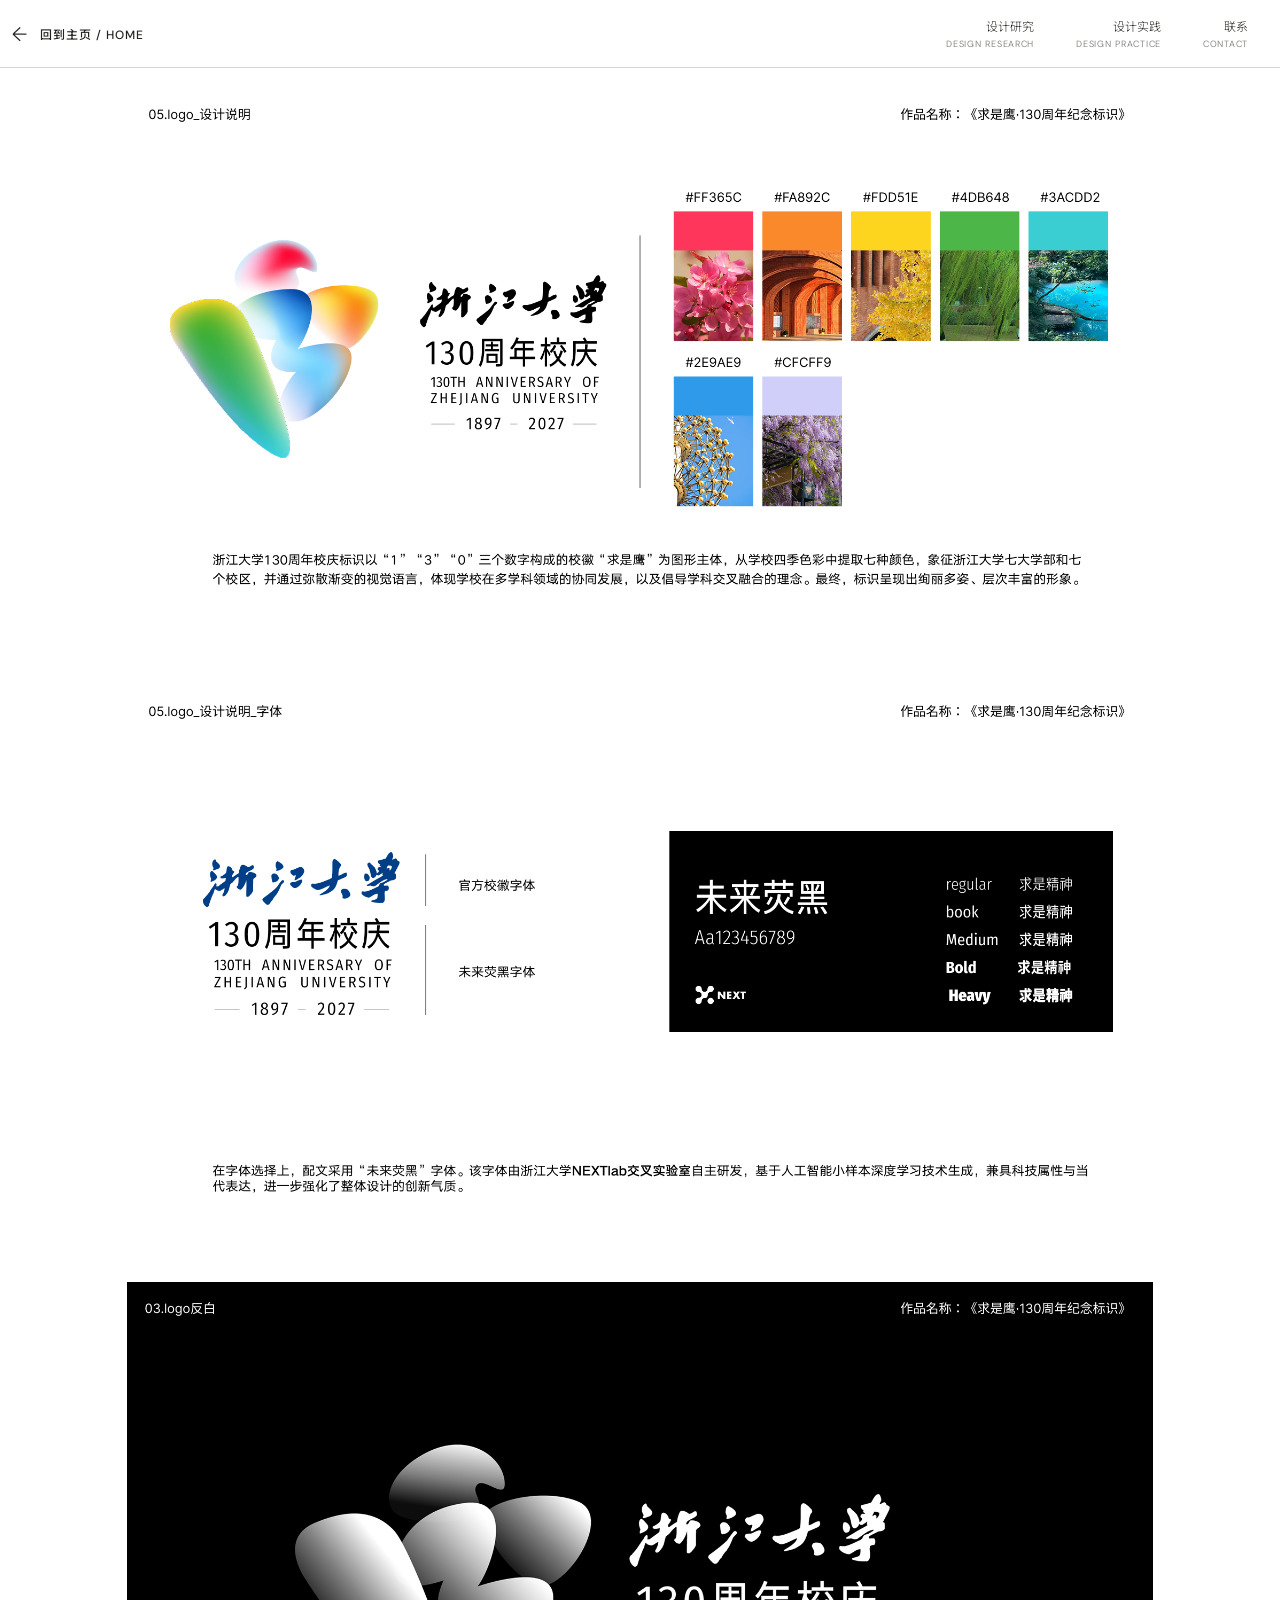
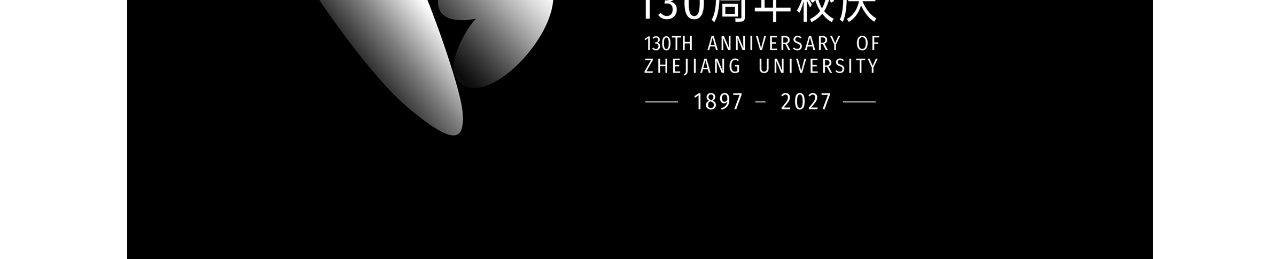
<file: project-zju130.html>
<!doctype html>
<html lang="zh-CN">
<head>
  <meta charset="UTF-8" />
  <meta name="viewport" content="width=device-width, initial-scale=1.0" />
  <meta name="description" content="浙江大学 130 周年校庆视觉标识设计项目。" />
  <title>浙江大学 130 周年校庆 · Visual Design</title>
  <link rel="icon" type="image/png" sizes="64x64" href="assets/favicon/favicon-64.png" />
  <link rel="icon" href="favicon.ico" sizes="any" />
  <link rel="apple-touch-icon" sizes="180x180" href="assets/favicon/apple-touch-icon.png" />
  <link rel="preconnect" href="https://fonts.googleapis.com" />
  <link rel="preconnect" href="https://fonts.gstatic.com" crossorigin />
  <link href="https://fonts.googleapis.com/css2?family=DM+Sans:wght@300;400;500&amp;family=Noto+Sans+SC:wght@300;400;500&amp;display=swap" rel="stylesheet" />
  <link rel="stylesheet" href="styles.css" />
  <link rel="stylesheet" href="loop.css" />
</head>
<body class="case-page">
  <header class="project-nav">
    <a class="home-link" href="index.html" aria-label="返回主页"><span aria-hidden="true">←</span><span>回到主页 / Home</span></a>
    <nav aria-label="项目导航">
      <a href="index.html#research"><span>设计研究</span><small>Design Research</small></a>
      <a href="index.html#practice"><span>设计实践</span><small>Design Practice</small></a>
      <a href="index.html#contact"><span>联系</span><small>Contact</small></a>
    </nav>
  </header>
  <main class="case-wrap">
    <img id="overview" src="设计实践/视觉设计/ZJU130/assets/01.png" alt="浙江大学 130 周年校庆标识设计理念与色彩系统" />
    <img src="设计实践/视觉设计/ZJU130/assets/02.png" alt="浙江大学 130 周年校庆标识字体设计说明" loading="lazy" />
    <img src="设计实践/视觉设计/ZJU130/assets/03.png" alt="浙江大学 130 周年校庆标识反白应用" loading="lazy" />
  </main>
</body>
</html>
</file>
<file: styles.css>
@font-face { font-family:"Pixer"; src:url("assets/fonts/Pixer-Regular.ttf") format("truetype"); font-display:swap; }
:root { --paper:#f3f1eb; --ink:#24231f; --muted:#77746d; --line:#d7d3ca; --accent:#9d2f25; --white:#faf9f5; }
* { box-sizing:border-box; }
html { scroll-behavior:smooth; }
body { margin:0; color:var(--ink); background:var(--paper); font-family:"DM Sans","Noto Sans SC",sans-serif; font-weight:300; }
.home-page { --paper:#fff; --ink:#24231f; --muted:#77746d; --line:#d8d8d8; --accent:#9d2f25; --white:#faf9f5; padding-top:77px; }
button,input,textarea,select { font:inherit; }
button,a { color:inherit; }
.site-header { position:relative; z-index:30; height:96px; padding:0 3vw; display:grid; grid-template-columns:1fr auto 1fr; align-items:center; border-bottom:1px solid var(--line); background:var(--paper); }
.home-page .site-header { position:fixed; inset:0 0 auto; width:100%; }
.identity-button { justify-self:start; padding:0; display:flex; flex-direction:column; align-items:flex-start; gap:5px; border:0; background:none; cursor:pointer; text-align:left; }
.brand { text-decoration:none; font-size:20px; line-height:1; font-weight:500; letter-spacing:.18em; }
.brand i { color:var(--accent); font-size:10px; vertical-align:top; font-style:normal; letter-spacing:0; }
.identity-caption { color:var(--muted); font-size:10px; line-height:1; letter-spacing:.14em; text-transform:uppercase; transition:color .2s; }
.identity-button:hover .identity-caption { color:var(--accent); }
.header-location { justify-self:center; margin:0; color:var(--muted); font-size:10px; letter-spacing:.13em; text-transform:uppercase; }
.header-sections { justify-self:center; display:flex; gap:42px; }
.header-sections a { position:relative; padding:7px 0; display:flex; flex-direction:column; align-items:center; gap:4px; color:var(--muted); letter-spacing:.08em; text-decoration:none; }
.header-sections .nav-cn { font-size:12px; line-height:1; }
.header-sections .nav-en { font-size:10px; line-height:1; letter-spacing:.06em; }
.header-sections a::after { content:''; position:absolute; left:0; right:0; bottom:0; height:1px; background:var(--ink); transform:scaleX(0); transition:transform .25s; }
.header-sections a:hover { color:var(--ink); }
.header-sections a:hover::after { transform:scaleX(1); }
.discipline-tab { position:relative; padding:8px 0; border:0; color:var(--muted); background:none; cursor:pointer; font-size:12px; letter-spacing:.08em; }
.discipline-tab::after { content:''; position:absolute; left:0; right:0; bottom:0; height:1px; background:var(--ink); transform:scaleX(0); transition:transform .25s; }
.discipline-tab.active { color:var(--ink); }
.discipline-tab.active::after { transform:scaleX(1); }
.contact-link { justify-self:end; font-size:11px; font-weight:500; letter-spacing:.12em; text-decoration:none; text-transform:uppercase; }
.interaction-zone { min-height:50vh; padding:3vw 3vw 0; }
.pixel-stage { --scene-width:2172px; --runner-ground:8.5%; height:calc(50vh - 3vw); min-height:360px; position:relative; overflow:hidden; isolation:isolate; background:#21a7e8; image-rendering:pixelated; outline:none; cursor:default; }
.pixel-stage.is-loading > :not(.scene-loader) { visibility:hidden; }
.pixel-stage.is-loading .escape-background,
.pixel-stage.is-loading .escape-title,
.pixel-stage.is-loading .pixel-player,
.pixel-stage.is-loading .escape-target,
.pixel-stage.is-loading .winged-award { animation-play-state:paused!important; }
.scene-loader { position:absolute; z-index:100; inset:0; display:flex; align-items:center; justify-content:center; gap:12px; color:#fff; background:#21a7e8; font:clamp(12px,1.1vw,16px)/1 "Pixer",monospace; letter-spacing:.08em; text-transform:uppercase; }
.scene-loader i { width:8px; height:8px; background:#fff; box-shadow:12px 0 0 rgba(255,255,255,.65),24px 0 0 rgba(255,255,255,.35); animation:scene-loading .8s steps(3,end) infinite; }
.pixel-stage:not(.is-loading) .scene-loader { display:none; }
.escape-background { position:absolute; z-index:0; inset:0; background:#24aceb url('assets/interaction/escape-8bit/background.png') repeat-x center bottom/auto 100%; image-rendering:pixelated; animation:escape-background-scroll 38s linear infinite; will-change:background-position; }
.escape-title { position:absolute; z-index:12; top:1%; left:50%; width:min(30vw,440px); height:auto; transform:translateX(-50%); image-rendering:pixelated; pointer-events:none; animation:escape-title-float 2.4s steps(4) infinite; }
.pixel-layer { position:absolute; inset:0; background-repeat:repeat-x; background-position:left bottom; background-size:auto 100%; image-rendering:pixelated; will-change:background-position; }
.pixel-sky { z-index:0; background-image:url('assets/interaction/rural-scene/layer-01-sky.png'); animation:pixel-scroll-sky 90s linear infinite; }
.pixel-fields { z-index:1; background-image:url('assets/interaction/rural-scene/layer-02-fields.png'); animation:pixel-scroll-fields 40s linear infinite; }
.pixel-roadside { z-index:3; background-image:url('assets/interaction/rural-scene/layer-03-roadside.png'); animation:pixel-scroll-road 18s linear infinite; }
.pixel-title { position:absolute; z-index:2; top:7%; left:50%; width:min(42vw,640px); height:auto; transform:translateX(-50%); image-rendering:pixelated; filter:drop-shadow(0 4px 0 rgba(40,15,35,.15)); pointer-events:none; }
.pixel-scoreboard { position:absolute; z-index:14; top:16px; left:16px; display:grid; grid-template-columns:1fr 1fr; gap:18px; min-width:190px; padding:0; color:#fff; font-family:"Pixer",monospace; text-transform:uppercase; text-shadow:2px 2px 0 rgba(36,67,111,.55); image-rendering:pixelated; }
.pixel-scoreboard section+section { padding-left:0; border-left:0; }
.pixel-scoreboard h2 { margin:0 0 6px; font:700 10px/1 monospace; letter-spacing:.04em; }
.pixel-scoreboard ul { margin:0; padding:0; display:grid; gap:4px; list-style:none; }
.pixel-scoreboard li { display:grid; grid-template-columns:20px auto; gap:5px; align-items:center; font-size:10px; }
.pixel-scoreboard img { width:18px; height:18px; object-fit:contain; image-rendering:pixelated; }
.score-icon { width:18px; height:18px; display:grid; place-items:center; }
.score-icon-text { border:2px solid currentColor; font:7px/1 "Pixer",monospace; text-shadow:none; }
.score-icon-ds { font-size:6px; }
.pixel-scoreboard b { font-weight:400; }
.pixel-player { --player-size:clamp(124px,11vw,174px); position:absolute; z-index:6; left:12%; bottom:var(--runner-ground); width:var(--player-size); aspect-ratio:362/500; background-image:url('assets/interaction/escape-8bit/player-run-v2.png'); background-repeat:no-repeat; background-size:600% 100%; background-position:0 0; image-rendering:pixelated; transform:translateX(var(--runner-shift,0px)); transform-origin:50% 100%; animation:escape-run .6s steps(1,end) infinite; will-change:transform,background-position; }
.escape-target { --target-height:clamp(62px,6vw,92px); position:absolute; z-index:5; bottom:var(--runner-ground); height:var(--target-height); background-color:transparent; background-repeat:no-repeat; background-size:600% 100%; background-position:0 0; image-rendering:pixelated; transform:translateX(var(--runner-shift,0px)); transform-origin:50% 100%; animation:escape-run .55s steps(1,end) infinite; will-change:transform,background-position; }
.escape-chi { left:28%; width:calc(var(--target-height) / 2); background-image:url('assets/interaction/escape-8bit/chi-run-restored.png'); transform:translateX(var(--runner-shift,0px)) scale(2.45); transform-origin:50% 50%; }
.escape-uist { left:38%; width:calc(var(--target-height) * 1.5); background-image:url('assets/interaction/escape-8bit/uist-run-v2.png'); transform:translateX(var(--runner-shift,0px)) scale(.9); transform-origin:50% 50%; animation-delay:-.18s; }
.escape-dis { left:51%; bottom:calc(var(--runner-ground) + 3%); width:calc(var(--target-height) * 1.25); color:#f7f7f4; background:none; transform:translateX(var(--runner-shift,0px)); animation:none; filter:drop-shadow(3px 3px 0 rgba(58,65,73,.35)); }
.escape-dis span { position:absolute; z-index:2; top:12%; left:50%; color:#f7f7f4; background:transparent; font:clamp(29px,3vw,44px)/1 "Pixer",monospace; letter-spacing:-.06em; text-shadow:-2px 0 #747c83,0 2px #747c83,2px 0 #747c83,0 -2px #747c83,2px 2px 0 #929aa1; transform:translateX(-50%) scaleX(.84); transform-origin:50% 50%; white-space:nowrap; }
.escape-dis i { position:absolute; z-index:1; bottom:-3%; left:43%; width:9px; height:45%; background:#edf0f1; box-shadow:inset -3px 0 0 #858d94,0 3px 0 #6f7780; transform-origin:50% 0; animation:dis-leg-run .3s steps(1,end) infinite; }
.escape-dis i:last-child { left:57%; animation-delay:-.15s; }
.winged-award { position:absolute; z-index:5; left:104%; width:84px; height:34px; background:transparent; image-rendering:pixelated; will-change:left,top,opacity; }
.winged-award img { position:absolute; z-index:2; inset:6px auto auto 4px; width:24px; height:24px; object-fit:contain; image-rendering:pixelated; filter:drop-shadow(2px 2px 0 rgba(36,67,111,.28)); }
.winged-award::before,.winged-award::after { content:''; position:absolute; z-index:1; background:#fff; image-rendering:pixelated; animation:award-exhaust .28s steps(2) infinite; }
.winged-award::before { top:10px; right:38px; width:11px; height:11px; box-shadow:10px 4px 0 #fff,20px -2px 0 rgba(255,255,255,.9),30px 5px 0 rgba(255,255,255,.7); }
.winged-award::after { top:18px; right:4px; width:8px; height:8px; box-shadow:-10px -12px 0 rgba(255,255,255,.75); opacity:.75; animation-delay:-.14s; }
.winged-red-dot { animation:award-flight-red 5.4s linear infinite; }
.winged-if { animation:award-flight-if 6.2s linear -2.7s infinite; }
.pixel-collectible { position:absolute; z-index:5; width:42px; height:42px; padding:0; border:0; background:none; cursor:pointer; image-rendering:pixelated; animation:publication-fly 8s linear infinite,pixel-bob 1.2s steps(2) infinite; }
.pixel-collectible img { width:100%; height:100%; display:block; object-fit:contain; image-rendering:pixelated; filter:drop-shadow(3px 3px 0 rgba(30,55,68,.35)); }
.collectible-chi { top:35%; left:72%; }
.collectible-uist { top:23%; left:104%; animation-delay:-3.7s,-.4s; }
@keyframes pixel-scroll-sky { to { background-position-x:-1086px; } }
@keyframes pixel-scroll-fields { to { background-position-x:-2172px; } }
@keyframes pixel-scroll-road { to { background-position-x:-2172px; } }
@keyframes escape-background-scroll { to { background-position-x:-2172px; } }
@keyframes scene-loading { 0% { opacity:.35; transform:translateX(0); } 50% { opacity:1; transform:translateX(12px); } 100% { opacity:.35; transform:translateX(24px); } }
@keyframes escape-title-float { 0%,100% { transform:translate(-50%,0); } 50% { transform:translate(-50%,7px); } }
@keyframes escape-run {
  0%,16.666% { background-position-x:0; }
  16.667%,33.333% { background-position-x:20%; }
  33.334%,50% { background-position-x:40%; }
  50.001%,66.666% { background-position-x:60%; }
  66.667%,83.333% { background-position-x:80%; }
  83.334%,100% { background-position-x:100%; }
}
@keyframes dis-leg-run {
  0%,16.666% { transform:rotate(-30deg); }
  16.667%,33.333% { transform:rotate(-17deg); }
  33.334%,50% { transform:rotate(-4deg); }
  50.001%,66.666% { transform:rotate(28deg); }
  66.667%,83.333% { transform:rotate(14deg); }
  83.334%,100% { transform:rotate(2deg); }
}
@keyframes award-flight-red {
  0% { left:104%; top:14%; opacity:0; }
  4% { opacity:1; }
  29% { top:calc(88% - 34px); }
  55% { top:0; }
  79% { top:calc(88% - 34px); }
  93% { opacity:1; }
  100% { left:-7%; top:38%; opacity:0; }
}
@keyframes award-flight-if {
  0% { left:108%; top:62%; opacity:0; }
  5% { opacity:1; }
  25% { top:0; }
  51% { top:calc(88% - 34px); }
  76% { top:0; }
  93% { opacity:1; }
  100% { left:-7%; top:54%; opacity:0; }
}
@keyframes award-exhaust { 50% { transform:translateX(5px) scale(.75); opacity:.35; } }
@keyframes publication-fly { from { margin-left:35%; } to { margin-left:-125%; } }
@keyframes pixel-bob { 50% { margin-top:-8px; } }
.profile-zone { height:300px; margin:32px 3vw 0; padding:30px; display:grid; grid-template-columns:minmax(520px,1.6fr) minmax(150px,.5fr) minmax(280px,.9fr); gap:3vw; border-top:1px solid var(--line); border-bottom:1px solid var(--line); }
.profile-kicker { margin:0 0 24px; color:var(--muted); font-size:10px; letter-spacing:.15em; text-transform:uppercase; }
.profile-intro blockquote { max-width:520px; margin:0; padding:0; }
.profile-intro blockquote p { margin:0; font-size:12px; line-height:1.65; }
.profile-intro blockquote p+ p { margin-top:12px; color:var(--muted); font-size:12px; }
.profile-details { display:grid; grid-template-columns:1.35fr .65fr; gap:42px 32px; align-content:start; }
.profile-group { min-width:0; }
.profile-details>.profile-group:not(.skills-group) { min-height:104px; }
.profile-group h2 { margin:0 0 24px; font-size:12px; font-weight:500; letter-spacing:.1em; text-transform:uppercase; }
.education-list { margin:0; padding:0; display:grid; gap:20px; list-style:none; }
.education-list li { display:grid; grid-template-columns:78px 1fr; gap:12px; align-items:center; }
.education-list time { color:var(--muted); font-size:10px; }
.education-list div { display:flex; align-items:center; gap:10px; }
.education-list strong { font-size:12px; font-weight:400; }
.education-list span { color:var(--muted); font-size:11px; }
.profile-tags { margin:0; padding:0; display:grid; grid-template-columns:repeat(3,minmax(0,1fr)); gap:7px 12px; list-style:none; }
.profile-tags li { font-size:12px; line-height:1.5; }
.profile-tags li::before { content:'·'; margin-right:7px; color:var(--muted); }
.skills-group { grid-column:1/-1; }
.skill-list { margin:0; display:grid; grid-template-columns:repeat(4,minmax(0,1fr)); gap:16px; }
.skill-list div { min-width:0; }
.skill-list dt { margin:0 0 6px; color:var(--muted); font-size:11px; }
.skill-list dd { margin:0; font-size:11px; line-height:1.55; }
.profile-photo { height:240px; margin:0; display:grid; place-items:center; align-self:center; overflow:hidden; border:1px dashed var(--line); background:#f7f7f7; }
.profile-photo span { color:var(--muted); font-size:10px; line-height:1.5; letter-spacing:.12em; text-align:center; text-transform:uppercase; }
.works-intro { padding:72px 3vw 0; display:flex; align-items:end; justify-content:space-between; }
.works-intro p { margin:0; font-size:22px; font-weight:400; }
.works-intro span { color:var(--muted); font-size:10px; letter-spacing:.14em; text-transform:uppercase; }
.hero-carousel { position:relative; min-height:calc(100vh - 96px); padding:3vw; overflow:hidden; }
.carousel-viewport { position:relative; min-height:calc(100vh - 96px - 6vw); overflow:hidden; background:#ddd9d0; }
.carousel-slide { position:absolute; inset:0; display:block; opacity:0; visibility:hidden; cursor:pointer; text-decoration:none; transform:scale(1.015); transition:opacity .65s ease,transform .85s cubic-bezier(.22,.61,.36,1),visibility .65s; }
.carousel-slide.active { opacity:1; visibility:visible; transform:none; }
.slide-placeholder { position:absolute; inset:0; display:grid; place-items:center; overflow:hidden; }
.slide-placeholder::after { content:''; position:absolute; inset:0; background:linear-gradient(180deg,transparent 45%,rgba(0,0,0,.38)); }
.slide-placeholder img { width:100%; height:100%; display:block; object-fit:cover; }
.slide-placeholder span { position:absolute; right:24px; top:22px; color:rgba(35,34,31,.5); font-size:10px; letter-spacing:.14em; text-transform:uppercase; }
.slide-one .slide-placeholder { background:linear-gradient(135deg,#c8c4ba,#e4e1da 55%,#b8b2a6); }
.slide-two .slide-placeholder { background:linear-gradient(135deg,#aeb5b1,#dfe2dc 52%,#9aa29e); }
.slide-three .slide-placeholder { background:linear-gradient(135deg,#c4b5ab,#e8ddd5 52%,#aaa09b); }
.slide-caption { position:absolute; z-index:2; left:4vw; bottom:4vw; color:#fff; }
.slide-caption p { margin:0 0 18px; font-size:10px; letter-spacing:.16em; text-transform:uppercase; }
.slide-caption h1 { margin:0; font-size:clamp(42px,6.3vw,96px); line-height:.92; letter-spacing:-.055em; font-weight:300; }
.carousel-controls { position:absolute; z-index:5; inset:3vw; pointer-events:none; }
.carousel-dots { position:absolute; right:3vw; bottom:2vw; display:flex; gap:8px; pointer-events:auto; }
.carousel-dot { width:28px; height:2px; padding:0; border:0; background:rgba(36,35,31,.25); cursor:pointer; transition:width .25s,background .25s; }
.carousel-dot.active { width:48px; background:var(--ink); }
.carousel-arrows { position:absolute; inset:0; }
.carousel-arrows button { position:absolute; top:50%; width:38px; height:38px; padding:0; display:grid; place-items:center; border:0; border-radius:50%; background:rgba(255,255,255,.42); box-shadow:0 2px 14px rgba(0,0,0,.06); backdrop-filter:blur(8px); cursor:pointer; pointer-events:auto; transform:translateY(-50%); transition:background .2s,opacity .2s; }
.carousel-arrows button:first-child { left:18px; }
.carousel-arrows button:last-child { right:18px; }
.carousel-arrows button:hover { background:rgba(255,255,255,.68); }
.carousel-arrows button img { width:17px; height:17px; display:block; filter:brightness(0) invert(1); }
.carousel-arrows button:first-child img { transform:rotate(180deg); }
.content-switcher { position:sticky; top:0; z-index:20; height:84px; padding:0 3vw; display:flex; align-items:center; justify-content:center; gap:54px; border-top:1px solid var(--line); border-bottom:1px solid var(--line); background:rgba(221,221,221,.9); backdrop-filter:blur(16px); }
.content-switcher .discipline-tab { font-size:13px; }
.practice-view { padding:70px 3vw 140px; }
.practice-heading { margin-bottom:24px; display:flex; justify-content:space-between; color:var(--muted); font-size:10px; letter-spacing:.15em; text-transform:uppercase; }
.practice-heading p { margin:0; }
.practice-columns { border-top:1px solid var(--line); }
.practice-column { min-width:0; padding:34px 0 46px; display:grid; grid-template-columns:minmax(150px,.55fr) 2.45fr; gap:3vw; border-bottom:1px solid var(--line); }
.column-head { min-height:0; position:relative; }
.column-head>span { position:absolute; left:0; bottom:0; color:#999; font-size:10px; }
.column-head h2 { margin:0 0 7px; font-size:24px; font-weight:400; letter-spacing:-.03em; }
.column-head p { margin:0; color:var(--muted); font-size:10px; letter-spacing:.1em; }
.column-projects { display:grid; grid-template-columns:repeat(4,minmax(0,1fr)); gap:12px; }
.practice-card { min-width:0; color:inherit; text-decoration:none; }
.practice-card-image { aspect-ratio:4/3; overflow:hidden; background:#4a4a4a; }
.practice-card-image img { width:100%; height:100%; display:block; object-fit:cover; transition:transform .55s; }
.practice-card:hover img { transform:scale(1.025); }
.practice-card-meta { padding:12px 0 0; display:flex; justify-content:space-between; gap:15px; }
.practice-card h3 { margin:0; font-size:13px; font-weight:400; }
.practice-card p { margin:2px 0 0; color:var(--muted); font-size:10px; }
.practice-card .project-description { font-size:12px; }
.practice-card[hidden] { display:none; }
.about-dialog { width:min(960px,calc(100% - 40px)); max-height:calc(100vh - 40px); padding:0; border:0; color:#1d1d1b; background:#fff; box-shadow:0 30px 90px rgba(0,0,0,.22); }
.about-dialog::backdrop { background:rgba(25,24,21,.32); backdrop-filter:blur(7px); }
.about-inner { padding:28px 34px; }
.about-head { display:flex; align-items:center; justify-content:space-between; }
.about-head p { margin:0; color:#89867f; font-size:10px; letter-spacing:.15em; text-transform:uppercase; }
.about-head button { width:32px; height:32px; padding:7px; border:0; background:none; cursor:pointer; }
.about-head button img { width:100%; height:100%; display:block; }
.about-content { margin:22px 0 54px; display:grid; grid-template-columns:1fr 1fr; gap:64px; align-items:start; }
.about-photo-stage { position:relative; width:100%; aspect-ratio:4/3; overflow:hidden; background:#f1f0ec; }
.about-photo { width:100%; height:100%; display:block; object-fit:cover; object-position:center 62%; }
.about-photo[hidden] { display:none; }
.about-photo-placeholder { position:absolute; inset:0; display:flex; flex-direction:column; align-items:center; justify-content:center; gap:8px; background:#e5e5e5; color:#252525; text-align:center; }
.about-photo-placeholder[hidden] { display:none; }
.about-photo-placeholder span { font-size:18px; }
.about-photo-placeholder small { color:#89867f; font-size:9px; letter-spacing:.12em; }
.about-story h2 { margin:0; font-size:12px; font-style:italic; font-weight:600; letter-spacing:.04em; }
.about-story { align-self:center; max-width:390px; }
.about-story h2 { margin-bottom:28px; font-style:normal; font-size:15px; }
.about-story p { margin:0 0 14px; font-size:12px; line-height:1.9; text-align:justify; }
.about-hobby-block { margin-top:22px; }
.about-hobby-block h3 { margin:0 0 10px; font-size:11px; font-style:italic; font-weight:600; letter-spacing:.04em; }
.about-hobby-buttons { display:flex; flex-wrap:wrap; gap:7px; }
.about-hobby-buttons button { padding:6px 11px; border:1px solid #c9c7c1; border-radius:2px; background:#fff; color:#252525; font:inherit; font-size:11px; line-height:1.3; cursor:pointer; transition:background-color .18s ease,color .18s ease,border-color .18s ease; }
.about-hobby-buttons button:hover { border-color:#252525; }
.about-hobby-buttons button.is-active { border-color:#252525; background:#252525; color:#fff; }
.about-hobby-buttons button:focus-visible { outline:2px solid #252525; outline-offset:2px; }
.hero { min-height:65vh; padding:10vh 5vw 6vh; display:flex; flex-direction:column; justify-content:space-between; }
.eyebrow { margin:0 0 28px; color:var(--accent); font-size:10px; text-transform:uppercase; letter-spacing:.18em; font-weight:500; }
.hero h1 { margin:0; max-width:1050px; font-size:clamp(48px,7.7vw,118px); line-height:.91; letter-spacing:-.055em; font-weight:300; }
.hero h1 em { font-family:Georgia,serif; font-weight:400; }
.hero-meta { display:flex; align-items:flex-end; justify-content:space-between; margin-top:70px; }
.hero-meta p { margin:0; color:var(--muted); font-size:12px; line-height:1.85; }
.scroll-hint { color:var(--muted); font-size:10px; text-transform:uppercase; letter-spacing:.12em; }
.scroll-hint i { color:var(--accent); font-style:normal; margin-left:12px; }
.category-nav { position:sticky; top:0; z-index:10; display:flex; justify-content:center; padding:18px 2vw; background:color-mix(in srgb,var(--paper) 92%,transparent); backdrop-filter:blur(12px); border-top:1px solid var(--line); border-bottom:1px solid var(--line); }
.tabs { display:flex; align-items:center; gap:7px; padding:5px; background:#e5e2db; border-radius:100px; }
.tab { min-width:150px; padding:11px 18px; border:0; border-radius:100px; color:var(--muted); background:transparent; cursor:pointer; font-size:11px; letter-spacing:.06em; transition:.25s; }
.tab.active { color:var(--white); background:var(--ink); }
.works { padding:70px 3vw 140px; }
.works-heading { display:flex; justify-content:space-between; margin-bottom:24px; color:var(--muted); font-size:10px; text-transform:uppercase; letter-spacing:.15em; }
.works-heading p { margin:0; }
.project-grid { display:grid; grid-template-columns:repeat(2,1fr); gap:85px 20px; }
.project-card { min-width:0; }
.project-card.has-detail { cursor:pointer; }
.project-image { position:relative; aspect-ratio:4/3; overflow:hidden; background:#ddd9d0; }
.project-image img { width:100%; height:100%; display:block; object-fit:cover; transition:transform .7s cubic-bezier(.22,.61,.36,1),filter .4s; }
.project-card:hover img { transform:scale(1.025); }
.card-actions { position:absolute; right:12px; top:12px; display:flex; gap:6px; opacity:0; transition:.2s; }
.project-card:hover .card-actions { opacity:1; }
.attachment,.delete-project { border:0; padding:7px 9px; background:rgba(250,249,245,.92); font-size:10px; text-decoration:none; cursor:pointer; }
.delete-project { color:var(--accent); }
.project-info { width:100%; padding-top:15px; display:grid; grid-template-columns:minmax(0,1fr) auto; grid-template-rows:auto auto; column-gap:30px; row-gap:8px; align-items:center; }
.project-info > div { display:contents; }
.project-info h2 { grid-column:1; grid-row:1; margin:0; font-size:16px; line-height:1.35; font-weight:400; letter-spacing:-.02em; }
.project-info h2 .project-award-logo { width:18px; height:18px; margin-left:8px; display:inline-block; object-fit:contain; vertical-align:-4px; }
.project-description { grid-column:1/-1; grid-row:2; width:100%; max-width:none; margin:0; padding:0; box-sizing:border-box; color:var(--muted); font-size:12px; line-height:1.65; white-space:pre-line; }
.project-year { grid-column:2; grid-row:1; margin:0; color:var(--muted); font-size:10px; line-height:1.35; white-space:nowrap; }
.empty-state { padding:120px 20px; text-align:center; border-top:1px solid var(--line); }
.empty-state p { color:var(--muted); }
.empty-state button { border:0; border-bottom:1px solid; padding:5px 0; background:none; cursor:pointer; }
footer { min-height:270px; padding:45px 3vw; display:grid; grid-template-columns:1fr 1fr 1fr; align-items:end; color:var(--paper); background:var(--ink); }
.home-page footer { color:#ddd; background:#242424; border-top:1px solid #aaa; }
footer p,footer a { margin:0; font-size:11px; text-decoration:none; }
footer a { justify-self:center; font-family:Georgia,serif; font-size:22px; }
footer .icon-link { display:inline-flex; align-items:center; gap:5px; }
footer .icon-link img { width:13px; height:13px; filter:invert(1); }
footer p:last-child { justify-self:end; color:#8b8982; font-size:10px; letter-spacing:.12em; }
.editor { width:min(620px,calc(100% - 30px)); max-height:90vh; padding:0; border:0; color:var(--ink); background:var(--white); box-shadow:0 24px 80px rgba(0,0,0,.25); }
.editor::backdrop { background:rgba(30,29,26,.55); backdrop-filter:blur(3px); }
.editor form { padding:38px; }
.editor-head { display:flex; justify-content:space-between; margin-bottom:34px; }
.editor h2 { margin:0; font-family:Georgia,serif; font-size:36px; font-weight:400; }
.close-button { align-self:start; border:0; background:none; cursor:pointer; font-size:28px; font-weight:200; }
.editor label { display:block; margin-bottom:22px; color:var(--muted); font-size:10px; text-transform:uppercase; letter-spacing:.14em; }
.editor input,.editor textarea,.editor select { width:100%; margin-top:8px; padding:11px 0; border:0; border-bottom:1px solid var(--line); outline:none; color:var(--ink); background:transparent; font-size:13px; text-transform:none; letter-spacing:0; border-radius:0; }
.editor textarea { resize:vertical; }
.field-row { display:grid; grid-template-columns:2fr 1fr; gap:22px; }
.file-field span { float:right; color:#aaa69d; }
.file-field input { display:none; }
.file-field b { display:block; margin-top:8px; padding:13px; border:1px dashed var(--line); color:var(--ink); font-size:11px; font-weight:400; text-align:center; text-transform:none; letter-spacing:0; cursor:pointer; }
.submit-button { width:100%; margin-top:8px; padding:15px 18px; display:flex; justify-content:space-between; border:0; color:var(--white); background:var(--ink); cursor:pointer; font-size:11px; text-transform:uppercase; letter-spacing:.12em; }
.form-error { min-height:16px; margin:0; color:var(--accent); font-size:11px; }
@media (max-width:700px) {
  .site-header { height:78px; padding:0 4vw; grid-template-columns:1fr auto auto; gap:16px; }
  .brand { font-size:17px; }
  .identity-caption { font-size:10px; }
  .header-location { display:none; }
  .contact-link { grid-column:3; font-size:10px; }
  .interaction-zone { min-height:50vh; padding:12px 12px 0; }
  .pixel-stage { height:calc(50vh - 12px); min-height:340px; }
  .escape-title { top:2%; width:min(42vw,260px); }
  .pixel-title { top:13%; width:min(68vw,420px); }
  .pixel-scoreboard { top:9px; left:9px; min-width:174px; padding:7px; gap:8px; transform:scale(.9); transform-origin:top left; }
  .pixel-stage { --runner-ground:7%; }
  .pixel-player { --player-size:112px; left:10%; }
  .pixel-collectible { width:34px; height:34px; }
  .hero-carousel { min-height:74vh; padding:12px; }
  .carousel-viewport { min-height:calc(74vh - 24px); }
  .slide-caption { left:6vw; bottom:12vh; }
  .slide-caption h1 { font-size:11vw; }
  .carousel-controls { inset:12px; }
  .carousel-arrows button { width:34px; height:34px; }
  .about-dialog { width:calc(100% - 20px); max-height:calc(100vh - 20px); }
  .about-inner { min-height:0; padding:22px 18px 34px; }
  .about-content { margin-top:20px; grid-template-columns:1fr; gap:48px; }
  .about-photo-stage { aspect-ratio:4/3; }
  .about-story { max-width:none; }
  .content-switcher { height:70px; gap:40px; }
  .content-switcher .discipline-tab { font-size:11px; }
  .practice-view { padding:50px 4vw 90px; }
  .practice-column { padding:28px 0 40px; display:block; }
  .column-head { min-height:82px; }
  .column-head>span { right:0; left:auto; top:0; bottom:auto; }
  .column-projects { display:flex; gap:10px; overflow-x:auto; scroll-snap-type:x mandatory; padding-bottom:10px; }
  .practice-card { min-width:72vw; scroll-snap-align:start; }
  .practice-card h3 { font-size:11px; }
  .hero { min-height:70vh; padding:9vh 5vw 6vh; }
  .hero h1 { font-size:13.3vw; line-height:.96; }
  .hero-meta { margin-top:45px; }
  .scroll-hint { display:none; }
  .category-nav { padding:12px 10px; overflow:auto; justify-content:flex-start; }
  .tabs { width:100%; }
  .tab { min-width:0; flex:1; padding:10px 7px; font-size:10px; }
  .works { padding:48px 4vw 90px; }
  .project-grid { grid-template-columns:1fr; gap:60px; }
  .card-actions { opacity:1; }
  footer { grid-template-columns:1fr; gap:30px; }
  footer a,footer p:last-child { justify-self:start; }
  .editor form { padding:25px; }
}
@media (prefers-reduced-motion:reduce) { * { scroll-behavior:auto!important; transition:none!important; } .pixel-layer,.pixel-player,.pixel-collectible { animation-play-state:paused!important; } }

/* Homepage portfolio sections */
.portfolio-section { position:relative; padding:52px 3vw 32px; scroll-margin-top:96px; }
.portfolio-section::after { content:''; position:absolute; right:3vw; bottom:0; left:3vw; height:1px; background:var(--line); }
.practice-view { padding-top:52px; }
.section-title-row { margin-bottom:34px; display:flex; align-items:flex-end; justify-content:space-between; gap:30px; }
.section-title-row>div>p { margin:0 0 10px; color:var(--muted); font-size:10px; letter-spacing:.15em; text-transform:uppercase; }
.section-title-row h2 { margin:0; line-height:1; letter-spacing:-.045em; font-weight:300; }
.filter-list { margin:0; padding:0; display:flex; align-items:center; gap:24px; list-style:none; }
.filter-button { padding:7px 0; border:0; border-bottom:1px solid transparent; color:var(--muted); background:none; cursor:pointer; font-size:12px; }
.filter-button.active { color:var(--ink); border-color:var(--ink); }
.portfolio-section .project-grid,.practice-grid { display:grid; grid-template-columns:repeat(3,minmax(0,1fr)); gap:56px 14px; }
.practice-empty-state { grid-column:1/-1; min-height:220px; display:flex; flex-direction:column; align-items:center; justify-content:center; border-top:1px solid var(--line); color:var(--muted); text-align:center; }
.practice-empty-state p { margin:0 0 7px; font-size:12px; letter-spacing:.08em; text-transform:uppercase; }
.practice-empty-state span { font-size:11px; }
.portfolio-section .project-card:nth-child(n+4) { display:none; }
.portfolio-section.expanded .project-card:nth-child(n+4) { display:block; }
.practice-card[hidden],.project-card[hidden] { display:none!important; }
.section-more { width:max-content; margin:42px 0 0 auto; padding:0; display:flex; align-items:center; justify-content:flex-end; gap:12px; border:0; color:var(--muted); background:none; cursor:pointer; font-size:10px; letter-spacing:.12em; text-transform:uppercase; }
.section-more i { width:32px; height:32px; display:grid; place-items:center; order:-1; border:1px solid var(--line); border-radius:50%; font-size:17px; line-height:1; font-style:normal; transition:transform .25s; }
.section-more i img { width:15px; height:15px; display:block; }
.section-more.expanded i { transform:rotate(180deg); }

@media (max-width:1100px) and (min-width:701px) {
  .profile-zone { height:auto; grid-template-columns:1fr 190px; }
  .profile-photo { grid-column:2; grid-row:1; }
  .profile-intro { grid-column:1/-1; }
}

@media (max-width:700px) {
  .home-page { padding-top:62px; }
  .header-sections { gap:16px; }
  .header-sections .nav-en { display:none; }
  .header-sections a { font-size:10px; }
  .profile-zone { height:auto; margin:22px 4vw 0; padding:30px; grid-template-columns:1fr; gap:42px; }
  .profile-details { grid-template-columns:1fr; gap:36px; }
  .profile-details>.profile-group:not(.skills-group) { min-height:0; }
  .profile-tags { grid-template-columns:repeat(3,minmax(0,1fr)); }
  .skills-group { grid-column:auto; }
  .skill-list { grid-template-columns:1fr; gap:14px; }
  .profile-photo { width:min(240px,100%); height:300px; justify-self:start; }
  .works-intro { padding-top:55px; }
  .portfolio-section { padding:52px 4vw 28px; }
  .section-title-row { align-items:flex-start; flex-direction:column; }
  .filter-list { width:100%; gap:18px; overflow-x:auto; }
  .filter-button { white-space:nowrap; }
  .portfolio-section .project-grid,.practice-grid { grid-template-columns:1fr; gap:45px; }
  .portfolio-section .project-card:nth-child(n+4) { display:none; }
}

/* Homepage wrap — aligned with the 1026px project-detail layout */
.home-page .site-header { height:77px; padding:0; display:block; }
.header-wrap,.home-wrap,.footer-wrap { width:calc(100% - 24px); max-width:1026px; margin:0 auto; }
.header-wrap { width:100%; max-width:none; height:100%; padding:0 3vw; display:grid; grid-template-columns:1fr auto 1fr; align-items:center; }
.interaction-zone { min-height:0; padding:20px 0 0; }
.pixel-stage { width:100%; height:calc(50vh - 3vw); min-height:360px; aspect-ratio:auto; }
.profile-zone { height:auto; min-height:0; margin:32px 0 0; padding:0; display:block; border-bottom:0; }
.profile-details { display:block; }
.profile-details > .profile-group { min-height:0; padding:18px 0; display:grid; grid-template-columns:180px minmax(0,1fr); gap:32px; align-items:start; border-bottom:1px solid var(--line); }
.profile-details > .profile-group:not(.skills-group) { min-height:0; }
.profile-group h2,.profile-kicker { margin:0; padding-top:2px; }
.education-list { grid-template-columns:repeat(2,minmax(0,1fr)); gap:20px 36px; }
.profile-tags { display:flex; flex-wrap:wrap; gap:10px 28px; }
.skills-group { grid-column:auto; }
.skill-list { grid-template-columns:repeat(4,minmax(0,1fr)); }
.achievement-list { margin:0; padding:0; display:grid; grid-template-columns:repeat(5,minmax(0,1fr)); gap:16px; list-style:none; }
.achievement-list li { min-width:0; display:flex; flex-direction:column; gap:5px; }
.achievement-list strong { font-size:11px; font-weight:400; line-height:1.4; }
.achievement-list span { color:var(--muted); font-size:10px; }
.works-intro { padding:36px 0 0; }
.hero-carousel { min-height:0; padding:20px 0 0; }
.carousel-viewport { width:100%; height:577px; min-height:0; aspect-ratio:auto; }
.carousel-controls { inset:20px 0 0; }
.slide-caption { left:38px; bottom:38px; }
.carousel-dots { right:24px; bottom:24px; }
.portfolio-section,.practice-view,.works { padding-right:0; padding-left:0; }
.portfolio-section::after { right:0; left:0; }
.portfolio-section .project-grid,.practice-grid { grid-template-columns:repeat(3,minmax(0,1fr)); gap:56px 14px; }
.project-image,.practice-card-image { aspect-ratio:4/3; }
.home-page footer { padding:0; display:block; }
.footer-wrap { min-height:260px; padding:56px 0 30px; display:grid; grid-template-columns:repeat(3,minmax(0,1fr)); gap:42px; align-items:start; justify-items:center; }
.contact-group { width:100%; display:flex; flex-direction:column; align-items:center; gap:8px; text-align:center; }
.contact-group h3 { margin:0 0 8px; color:#8b8982; font-size:9px; font-weight:400; letter-spacing:.13em; text-transform:uppercase; }
.footer-wrap .contact-group a,.footer-wrap .contact-group p { justify-self:auto; color:#ddd; font-family:inherit; font-size:11px; line-height:1.6; text-decoration:none; }
.contact-email a { width:min(100%,290px); text-align:left; }
.contact-email h3 { transform:translateX(-18px); }
.contact-email small { margin-left:8px; color:#ddd; font-size:11px; white-space:nowrap; }
.footer-wrap .contact-group a { border-bottom:1px solid transparent; transition:border-color .2s; }
.footer-wrap .contact-group a:hover { border-color:#ddd; }
.footer-wrap .contact-copyright { grid-column:1/-1; justify-self:center; margin-top:25px; color:#8b8982; font-size:9px; letter-spacing:.12em; }

@media (max-width:1100px) and (min-width:701px) {
  .profile-details > .profile-group { grid-template-columns:150px minmax(0,1fr); }
  .skill-list { grid-template-columns:repeat(2,minmax(0,1fr)); gap:20px; }
  .achievement-list { grid-template-columns:repeat(3,minmax(0,1fr)); }
}

@media (max-width:700px) {
  .home-page .site-header { height:62px; }
  .home-wrap,.footer-wrap { width:calc(100% - 24px); }
  .header-wrap { width:100%; padding:0 4vw; grid-template-columns:1fr auto auto; gap:16px; }
  .interaction-zone { padding-top:12px; }
  .pixel-stage { height:calc(50vh - 12px); min-height:340px; aspect-ratio:auto; }
  .profile-zone { margin-top:22px; padding:0; }
  .profile-details > .profile-group { min-height:0; padding:16px 0; grid-template-columns:1fr; gap:14px; }
  .profile-details > .profile-group:not(.skills-group) { min-height:0; }
  .education-list { grid-template-columns:1fr; }
  .skill-list { grid-template-columns:1fr; gap:14px; }
  .achievement-list { grid-template-columns:repeat(2,minmax(0,1fr)); gap:14px; }
  .works-intro { padding-top:36px; }
  .hero-carousel { min-height:0; padding:12px 0 0; }
  .carousel-viewport { height:577px; min-height:0; aspect-ratio:auto; }
  .carousel-controls { inset:12px 0 0; }
  .slide-caption { left:22px; bottom:54px; }
  .carousel-dots { right:18px; bottom:18px; }
  .portfolio-section { padding-right:0; padding-left:0; }
  .portfolio-section .project-grid,.practice-grid { grid-template-columns:1fr; gap:45px; }
  .footer-wrap { min-height:180px; grid-template-columns:1fr; gap:34px; padding:42px 0 28px; }
  .contact-group { align-items:flex-start; text-align:left; }
  .contact-email h3 { transform:none; }
  .footer-wrap .contact-copyright { grid-column:auto; justify-self:start; margin-top:8px; }
}

/* Résumé-style profile block */
.profile-zone { margin:0; padding:32px; border:0; background:transparent; }
.profile-primary { display:grid; grid-template-columns:calc((100% - 76px)/3) minmax(0,1fr); gap:38px; align-items:start; }
.profile-primary > .profile-group { min-width:0; }
.profile-group h2 { margin:0 0 12px; padding:0 0 14px; border-bottom:1px solid #aaa; font-size:12px; font-weight:500; letter-spacing:.1em; }
.basic-info-list { margin:0; display:grid; gap:14px; }
.basic-info-list div { height:52px; display:grid; grid-template-rows:28px 24px; align-items:center; }
.basic-info-list dt,.basic-info-list dd { margin:0; font-size:12px; line-height:1.35; }
.basic-info-list dt { color:var(--ink); font-weight:600; }
.basic-info-list dd { color:var(--ink); }
.education-list { display:grid; grid-template-columns:1fr; gap:14px; }
.education-list li { height:52px; padding:0; grid-template-columns:220px minmax(0,1fr); grid-template-rows:28px 24px; column-gap:34px; row-gap:0; align-items:center; }
.education-list time { color:var(--muted); font-size:12px; font-weight:400; line-height:1.35; letter-spacing:.03em; }
.education-list li > div { display:contents; }
.education-list .education-heading strong { grid-column:1; grid-row:1; }
.education-list .education-heading time { grid-column:1; grid-row:2; align-self:center; }
.education-list li > div:last-child > span { grid-column:2; grid-row:1; }
.education-list li > div:last-child > p { grid-column:2; grid-row:2; align-self:center; }
.education-list .education-heading strong { font-size:12px; font-weight:500; line-height:1.25; }
.education-list span { color:var(--ink); font-size:12px; font-weight:500; }
.education-list p { max-width:720px; margin:0; color:var(--muted); font-size:12px; line-height:1.35; }
@media (min-width:1000px) {
  .education-list .education-heading strong,.education-list p { white-space:nowrap; }
}
.profile-secondary { margin-top:34px; display:grid; grid-template-columns:repeat(3,minmax(0,1fr)); gap:38px; }
.profile-secondary > .profile-group { min-width:0; }
.profile-secondary .profile-group h2 { font-size:12px; }
.profile-secondary .skill-list,.profile-secondary .achievement-list { display:grid; grid-template-columns:1fr; gap:0; }
.profile-secondary .skill-list div,.profile-secondary .achievement-list li { height:30px; padding:0; display:grid; grid-template-columns:minmax(100px,.8fr) 1.2fr; gap:12px; align-items:center; border-bottom:1px solid #ddd; }
.profile-secondary .achievement-list li { grid-template-columns:18px minmax(100px,1fr) auto; gap:9px; }
.profile-secondary .achievement-list img { width:18px; height:18px; display:block; object-fit:contain; }
.profile-secondary .skill-list dt,.profile-secondary .skill-list dd,.profile-secondary .achievement-list strong,.profile-secondary .achievement-list span { margin:0; font-size:11px; line-height:1.4; }
.profile-secondary .skill-list dt,.profile-secondary .achievement-list strong { color:var(--ink); font-weight:400; }
.profile-secondary .skill-list dd,.profile-secondary .achievement-list span { color:var(--muted); }
.profile-secondary .achievement-list span { padding-right:18px; justify-self:end; text-align:right; }
.publication-list p { height:30px; margin:0; padding:0; display:flex; align-items:center; justify-content:space-between; gap:12px; border-bottom:1px solid #ddd; font-size:11px; line-height:1.4; }
.publication-list p span:last-child:not(:first-child) { padding-right:18px; }
.publication-list p + p { color:var(--muted); }
.profile-secondary .profile-tags { display:grid; grid-template-columns:1fr; gap:0; }
.profile-secondary .profile-tags li { padding:7px 0 0; border-bottom:1px solid #ddd; font-size:11px; }
.profile-secondary .profile-tags li::before { margin-right:10px; }

@media (max-width:800px) {
  .profile-zone { padding:24px; }
  .profile-primary { grid-template-columns:calc((100% - 60px)/3) minmax(0,1fr); gap:30px; }
  .education-list li { grid-template-columns:130px minmax(0,1fr); column-gap:24px; }
  .profile-secondary { grid-template-columns:1fr; gap:32px; }
}

@media (max-width:700px) {
  .profile-primary { grid-template-columns:1fr; gap:34px; }
  .education-list li { height:auto; min-height:72px; padding:6px 0; }
}

@media (max-width:500px) {
  .profile-zone { padding:20px; }
  .profile-primary { grid-template-columns:1fr; gap:34px; }
  .education-list li { grid-template-columns:1fr; grid-template-rows:auto; gap:4px; }
  .education-list .education-heading strong,
  .education-list .education-heading time,
  .education-list li > div:last-child > span,
  .education-list li > div:last-child > p { grid-column:1; grid-row:auto; }
}

/* Live pixel chase: run, fall, cry, then close the iris. */
#pixelStage { --player-shift:0px; --target-shift:0px; background:#21a7e8; }
#pixelStage .pixel-player { background-image:url('assets/interaction/escape-8bit/player-run-v3.png'); transform:translateX(var(--player-shift)); }
#pixelStage .escape-target { transform:translateX(var(--target-shift)); }
#pixelStage .escape-chi { transform:translateX(var(--target-shift)) scale(2.45); }
#pixelStage .escape-uist { transform:translateX(var(--target-shift)) scale(.9); }
#pixelStage .pixel-player.is-falling,
#pixelStage .pixel-player.is-fallen { background-image:url('assets/interaction/escape-8bit/player-fall-v3.png'); background-size:600% 100%; transform:translateX(var(--player-shift)); }
#pixelStage .pixel-player.is-falling { animation:player-fall 1s steps(1,end) forwards; }
#pixelStage .pixel-player.is-fallen { animation:none; background-position:100% 0; }
.pixel-tears { position:absolute; z-index:16; display:flex; gap:4px; opacity:0; pointer-events:none; }
.pixel-tears.is-visible { opacity:1; }
.pixel-tears i { width:7px; height:11px; background:#49bfff; box-shadow:0 5px 0 #147fc5; animation:pixel-tear .7s steps(3,end) infinite; }
.pixel-tears i:nth-child(2) { animation-delay:-.23s; }
.pixel-tears i:nth-child(3) { animation-delay:-.46s; }
.pixel-scene-caption { position:absolute; z-index:15; color:#fff; font:clamp(15px,2vw,28px)/1 "Pixer",monospace; letter-spacing:.06em; text-shadow:3px 3px 0 #26436f; white-space:nowrap; pointer-events:none; transform:translate(-50%,-100%); }
.escape-iris { position:absolute; z-index:30; inset:0; opacity:0; pointer-events:none; }
.escape-iris.is-visible { opacity:1; }
.pixel-stage.is-showcase .escape-iris { opacity:1; background:#000!important; }
.home-showcase-video { position:absolute; z-index:31; inset:0; width:100%; height:100%; object-fit:cover; opacity:0; visibility:hidden; pointer-events:none; background:#000; }
.home-showcase-video.is-playing { visibility:visible; }
.home-poemcraft-video { transform:scale(1.03); }
@keyframes pixel-tear { 0% { transform:translateY(0); opacity:1; } 100% { transform:translateY(20px); opacity:0; } }
@keyframes player-fall {
  0%,16.666% { background-position-x:0; }
  16.667%,33.333% { background-position-x:20%; }
  33.334%,50% { background-position-x:40%; }
  50.001%,66.666% { background-position-x:60%; }
  66.667%,83.333% { background-position-x:80%; }
  83.334%,100% { background-position-x:100%; }
}
</file>
<file: loop.css>
@font-face {
  font-family: "Montserrat";
  src: url("assets/fonts/Montserrat-VariableFont_wght.ttf") format("truetype");
  font-style: normal;
  font-weight: 100 900;
  font-display: swap;
}

* {
  box-sizing: border-box;
}

html,
body {
  margin: 0;
  background: #fff;
}

.case-page {
  background: #fff;
  font-family: "DM Sans", "Noto Sans SC", sans-serif;
}

.project-nav {
  position: sticky;
  top: 0;
  z-index: 50;
  width: 100%;
  height: 68px;
  padding: 0 32px 0 12px;
  display: flex;
  align-items: center;
  justify-content: space-between;
  border-bottom: 1px solid #d8d8d3;
  background: #fff;
}

.home-link {
  display: flex;
  align-items: center;
  gap: 12px;
  color: var(--ink);
  font-size: 12px;
  font-weight: 500;
  letter-spacing: 0.08em;
  text-decoration: none;
  text-transform: uppercase;
}

.home-link > span:first-child {
  font-size: 20px;
  font-weight: 300;
  transition: transform 0.2s ease;
}

.home-link:hover > span:first-child {
  transform: translateX(-4px);
}

.project-nav nav {
  display: flex;
  align-items: center;
  gap: 42px;
}

.project-nav nav a {
  display: flex;
  flex-direction: column;
  align-items: flex-end;
  gap: 3px;
  color: var(--ink);
  font-size: 12px;
  text-decoration: none;
}

.project-nav nav small {
  color: var(--muted);
  font-size: 9px;
  letter-spacing: 0.08em;
  text-transform: uppercase;
}

.case-wrap {
  width: calc(100% - 24px);
  max-width: 1026px;
  margin: 0 auto;
  padding-top: 20px;
}

.industrial-hero {
  width: 100%;
  margin: 0;
  aspect-ratio: 1026 / 491;
  overflow: hidden;
}

.industrial-hero.loop-hero {
  aspect-ratio: 1026 / 491;
}

.industrial-hero img {
  width: 100%;
  height: 100%;
  display: block;
  object-fit: cover;
  object-position: center;
}

.industrial-intro {
  padding: 38px 0 5vh;
  display: grid;
  grid-template-columns: minmax(220px, 32%) minmax(0, 1fr);
  gap: 38px;
}

.industrial-heading h1 {
  margin: 0;
  font-size: 36px;
  font-weight: 400;
  line-height: 1.1;
  letter-spacing: -.025em;
}

.industrial-heading p {
  margin: 18px 0 0;
  color: #4e4d48;
  font-size: 14px;
  line-height: 1.5;
}

.industrial-summary p {
  margin: 0;
  color: #303030;
  font-size: 14px;
  line-height: 1.72;
}

.industrial-summary p + p { margin-top: 20px; }
.industrial-summary .industrial-author { margin-bottom: 24px; font-size: 15px; font-weight: 600; line-height: 1.4; }
.industrial-summary strong { font-weight: 600; }

.industrial-links {
  margin-bottom: 32px;
  border-top: 1px solid var(--ink);
}

.industrial-link-item {
  padding: 10px 0;
  display: flex;
  align-items: center;
  justify-content: space-between;
  border-bottom: 1px solid var(--line);
  color: var(--ink);
  font-size: 14px;
  text-decoration: none;
}

.industrial-link-item.award-entry { font-style: italic; }

.industrial-link-item b {
  font-size: 14px;
  font-weight: 300;
}

.industrial-link-item:hover span {
  text-decoration: underline;
  text-underline-offset: 3px;
}

.case-wrap > img {
  display: block;
  width: 100%;
  height: auto;
  scroll-margin-top: 88px;
}

.case-wrap > img + img {
  margin-top: 20px;
}

.case-end {
  margin-top: 32px;
  padding: 54px 56px;
  display: grid;
  grid-template-columns: 1.35fr 1fr;
  grid-template-rows: auto auto;
  align-items: end;
  column-gap: 54px;
  color: #f3f2ee;
  background: #24231f;
}

.case-end .eyebrow { grid-column: 1; grid-row: 1; margin: 0 0 16px; color: #96938b; font-size: 9px; letter-spacing: .16em; text-transform: uppercase; }
.case-end h2 { grid-column: 1; grid-row: 2; margin: 0; font-family: "Montserrat", sans-serif; font-size: 34px; font-weight: 300; line-height: 1.1; }
.case-end a { grid-column: 2; grid-row: 1 / 3; width: 100%; min-height: 52px; padding: 0 18px; display: flex; align-items: center; justify-content: space-between; border: 1px solid #5a5852; color: #f3f2ee; text-decoration: none; font-size: 10px; text-transform: uppercase; letter-spacing: .1em; transition: border-color .25s; }
.case-end a:hover { border-color: #f3f2ee; }

.case-page footer { width: calc(100% - 24px); max-width: 1026px; min-height: 0; margin: 0 auto; padding: 50px 0; display: grid; grid-template-columns: 1fr auto 1fr; align-items: center; border-top: 0; color: var(--muted); background: #fff; font-size: 10px; letter-spacing: .1em; text-transform: uppercase; }
.case-page footer a { justify-self: start; color: inherit; font-family: inherit; font-size: 10px; text-decoration: none; }
.case-page footer a:last-child { justify-self: end; }
.case-page footer p { display: block; margin: 0; font-size: 10px; }

@media (max-width: 700px) {
  .industrial-intro { grid-template-columns: 1fr; gap: 22px; padding: 28px 0 5vh; }
  .industrial-heading h1 { font-size: 32px; }
  .industrial-summary .industrial-author { margin-bottom: 18px; }
  .project-nav {
    padding: 0;
  }

  .home-link span:last-child {
    display: none;
  }

  .project-nav nav {
    gap: 15px;
  }

  .project-nav nav a {
    align-items: flex-start;
    font-size: 10px;
  }

  .project-nav nav small {
    display: none;
  }

  .case-wrap > img + img,
  .case-end {
    margin-top: 12px;
  }
  .case-end { padding: 36px 24px; grid-template-columns: 1fr; grid-template-rows: auto auto auto; align-items: start; row-gap: 0; }
  .case-end .eyebrow { grid-column: 1; grid-row: 1; }
  .case-end h2 { grid-column: 1; grid-row: 2; margin-bottom: 28px; font-size: 28px; }
  .case-end a { grid-column: 1; grid-row: 3; }
  .case-page footer { grid-template-columns: 1fr auto; gap: 12px; }
  .case-page footer p { display: none; }
}
</file>
<file: project-intro.css>
.unified-project-intro {
  padding:38px 0 5vh;
  display:grid;
  grid-template-columns:minmax(0,300px) minmax(0,500px);
  align-items:stretch;
  justify-content:space-between;
  gap:38px;
}
.unified-intro-heading { display:flex; flex-direction:column; }
.case-intro.unified-project-intro > .unified-intro-heading:first-child { flex-direction:column; align-items:stretch; }
.unified-intro-heading h1 {
  margin:0;
  font-family:"Roboto Condensed","DM Sans","Noto Sans SC",sans-serif;
  font-size:36px;
  font-weight:400;
  line-height:1.1;
  letter-spacing:-.025em;
}
.unified-recognition { width:300px; max-width:100%; margin-top:30px; }
.unified-group+.unified-group { margin-top:30px; }
.unified-group h2 { margin:0 0 8px; font-size:13px; font-weight:600; line-height:1.35; }
.unified-group p { margin:0; color:#24231f; font-size:13px; font-weight:300; line-height:1.55; }
.unified-group a { color:#999; text-decoration:underline; text-decoration-thickness:1px; text-underline-offset:3px; }
.unified-group a:hover { color:#24231f; }
.unified-intro-copy { width:500px; max-width:100%; min-width:0; justify-self:end; }
.unified-intro-copy p { margin:0; color:#24231f; font-size:13px; font-weight:300; line-height:1.72; }
.unified-intro-copy p+p { margin-top:20px; }
.unified-intro-copy strong { font-weight:inherit; }
.unified-project-video { padding:5vh 0; border-top:1px solid #d8d8d3; }
.unified-project-video h2 { margin:0 0 10px; font-size:15px; font-weight:600; line-height:1.4; }
.unified-project-video video { width:100%; aspect-ratio:16/9; display:block; object-fit:contain; background:#171715; }
@media (max-width:760px) {
  .unified-project-intro { padding:28px 0 5vh; grid-template-columns:1fr; gap:22px; }
  .unified-recognition { margin-top:30px; }
  .unified-intro-copy { width:100%; max-width:none; }
  .unified-intro-copy p { font-size:13px; line-height:1.75; }
}
</file>
<file: hand-sketching.css>
.sketch-document-flow {
  display: grid;
  gap: 20px;
  padding: clamp(36px, 5vw, 64px) 0;
  background: #242424;
}

.sketch-document-flow figure {
  margin: 0;
  overflow: hidden;
  border: 1px solid rgba(255, 255, 255, 0.12);
  box-sizing: border-box;
  background: #f3f3f1;
}

.sketch-document-flow > figure,
.sketch-portrait-pair {
  width: 80%;
  justify-self: center;
}

.sketch-document-flow img {
  width: 100%;
  height: auto;
  display: block;
}

.sketch-portrait-pair {
  display: grid;
  grid-template-columns: repeat(2, minmax(0, 1fr));
  gap: 20px;
  align-items: start;
}

.sketch-portrait-pair--matched-height figure {
  aspect-ratio: 1800 / 2604;
}

.sketch-portrait-pair--matched-height img {
  height: 100%;
  object-fit: cover;
  object-position: top;
}

@media (max-width: 700px) {
  .sketch-document-flow,
  .sketch-portrait-pair {
    gap: 12px;
  }

  .sketch-portrait-pair {
    grid-template-columns: 1fr;
  }

  .sketch-portrait-pair--matched-height figure {
    aspect-ratio: auto;
  }

  .sketch-portrait-pair--matched-height img {
    height: auto;
  }
}
</file>
